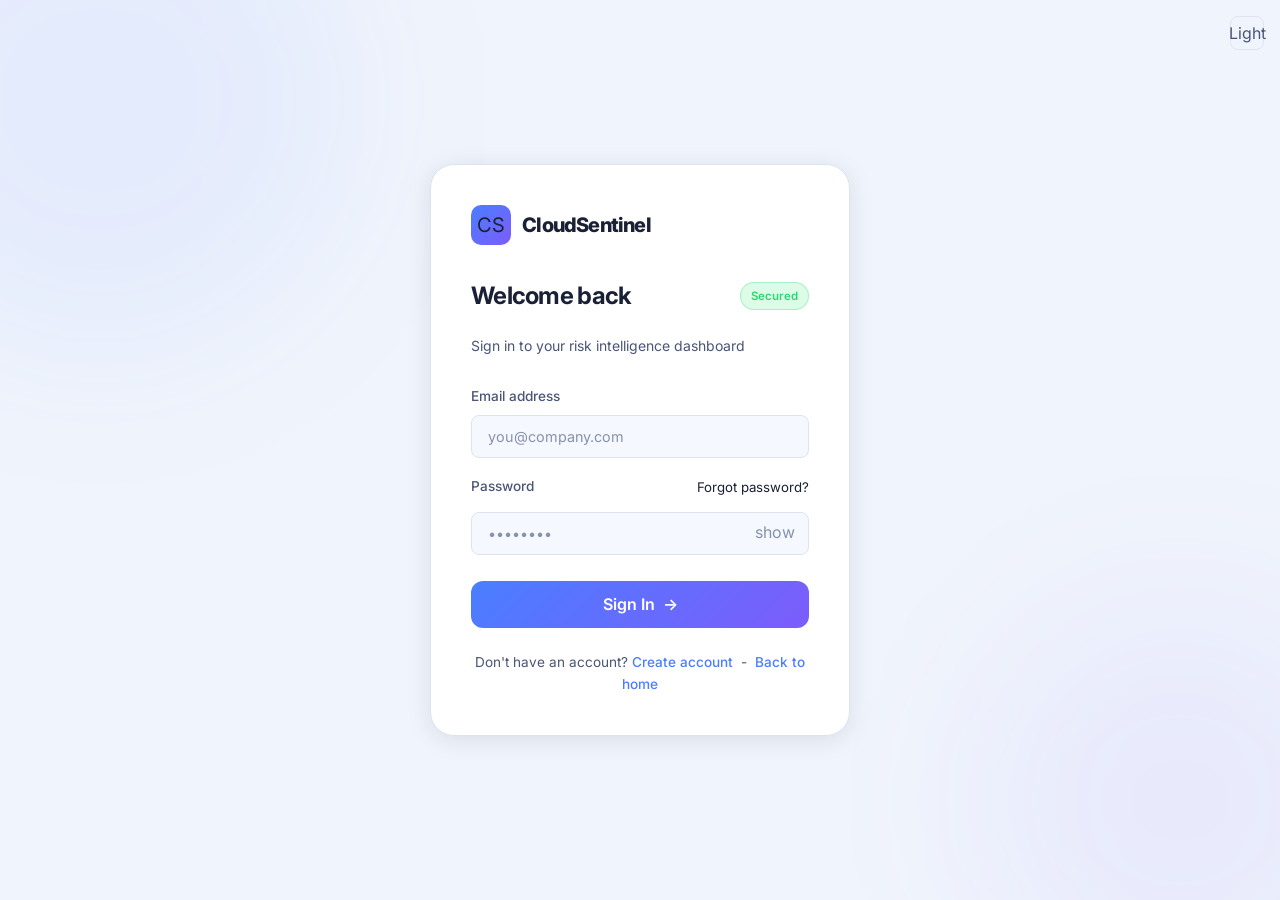
<file: modules/frontend/index.html>
<!DOCTYPE html>
<html lang="en">
<head>
  <meta charset="UTF-8">
  <meta name="viewport" content="width=device-width, initial-scale=1.0">
  <meta name="description" content="Secure sign-in to CloudSentinel AI risk intelligence platform">
  <title>Sign In -- CloudSentinel</title>
  <link rel="preconnect" href="https://fonts.googleapis.com">
  <link href="https://fonts.googleapis.com/css2?family=Inter:wght@300;400;500;600;700;800&display=swap" rel="stylesheet">
  <link rel="stylesheet" href="css/styles.css">
  <script src="js/theme.js"></script>
  <script src="js/env.js"></script>
</head>
<body>

<div style="position:fixed;top:1rem;right:1rem;z-index:100">
  <button class="theme-toggle-btn" onclick="toggleTheme()" id="theme-toggle">Light</button>
</div>

<div class="auth-page">
  <div class="auth-bg-orb auth-bg-orb-1"></div>
  <div class="auth-bg-orb auth-bg-orb-2"></div>

  <div class="auth-card">
    <!-- Brand -->
    <div class="auth-logo">
      <div class="auth-logo-icon">CS</div>
      <span class="auth-logo-name">CloudSentinel</span>
    </div>

    <!-- Heading -->
    <div class="flex items-center justify-between mb-1" style="margin-bottom:1.25rem">
      <h1 class="auth-heading" style="margin-bottom:0" id="card-heading">Welcome back</h1>
      <span class="security-pill">Secured</span>
    </div>
    <p class="auth-sub" id="card-sub">Sign in to your risk intelligence dashboard</p>

    <!-- Session timeout notice -->
    <div id="timeout-banner" style="display:none" class="info-box warning-box" style="margin-bottom:1rem">
      <span class="info-icon">[!]</span>
      <span>You were signed out due to inactivity. Please sign in again.</span>
    </div>

    <!-- Rate limit lockout banner -->
    <div class="lockout-banner" id="lockout-banner">
      Account locked. Try again in <strong id="lockout-countdown" class="lockout-countdown">--</strong>
    </div>

    <!-- Error -->
    <div class="auth-error" id="auth-error"></div>

    <!-- ── Step 1: Sign In Form ── -->
    <div id="signin-step">
      <form class="auth-form" id="login-form" novalidate autocomplete="on">
        <div class="form-group">
          <label class="form-label" for="email">Email address</label>
          <input class="form-input" id="email" type="email"
            placeholder="you@company.com" autocomplete="email" required>
          <span class="form-error" id="email-err">Please enter a valid email address</span>
        </div>

        <div class="form-group">
          <div class="flex items-center justify-between" style="margin-bottom:.4rem">
            <label class="form-label" for="password" style="margin-bottom:0">Password</label>
            <button type="button" id="forgot-link"
              style="background:none;border:none;cursor:pointer;font-size:.83rem;padding:0;color:var(--accent)">
              Forgot password?
            </button>
          </div>
          <div class="input-group">
            <input class="form-input" id="password" type="password"
              placeholder="&#x2022;&#x2022;&#x2022;&#x2022;&#x2022;&#x2022;&#x2022;&#x2022;" autocomplete="current-password" required>
            <span class="input-icon" id="toggle-password" title="Show/hide password">show</span>
          </div>
        </div>

        <!-- Attempt counter hint -->
        <div id="attempt-hint" style="display:none;font-size:.78rem;color:var(--medium);margin-top:-.5rem">
          [!] <span id="attempt-count"></span> failed attempt(s). Account locks after 5.
        </div>

        <button type="submit" class="btn btn-gradient btn-lg w-full auth-submit" id="login-btn">
          <span id="btn-text">Sign In</span>
          <span id="btn-icon">-></span>
        </button>
      </form>

      <p class="auth-footer">
        Don't have an account? <a href="signup.html" class="auth-link">Create account</a>
        &nbsp;-&nbsp; <a href="landing.html" class="auth-link">Back to home</a>
      </p>
    </div>

    <!-- ── Step 2: Forgot Password -- enter email ── -->
    <div id="forgot-step" style="display:none">
      <div style="text-align:center;margin-bottom:1.5rem">
        <div style="font-size:2.5rem;margin-bottom:.5rem">[KEY]</div>
        <h2 class="auth-heading" style="margin-bottom:.5rem">Reset password</h2>
        <p class="auth-sub">Enter your account email -- we'll send a verification code</p>
      </div>
      <div class="auth-error" id="forgot-error"></div>
      <form class="auth-form" id="forgot-form" novalidate>
        <div class="form-group">
          <label class="form-label" for="forgot-email">Email address</label>
          <input class="form-input" id="forgot-email" type="email" placeholder="you@company.com" required>
          <span class="form-error" id="forgot-email-err">Please enter a valid email address</span>
        </div>
        <button type="submit" class="btn btn-gradient btn-lg w-full auth-submit" id="forgot-btn">
          <span id="forgot-btn-text">Send Reset Code</span>
          <span>-></span>
        </button>
      </form>
      <p class="auth-footer">
        <a href="#" class="auth-link" id="back-to-signin"><- Back to Sign In</a>
      </p>
    </div>

    <!-- ── Step 3: Enter code + new password ── -->
    <div id="reset-step" style="display:none">
      <div style="text-align:center;margin-bottom:1.5rem">
        <div style="font-size:2.5rem;margin-bottom:.5rem">[MAIL]</div>
        <h2 class="auth-heading" style="margin-bottom:.5rem">Check your email</h2>
        <p class="auth-sub">Enter the 6-digit code sent to <strong id="reset-email-display"></strong></p>
      </div>
      <div class="auth-error" id="reset-error"></div>
      <form class="auth-form" id="reset-form" novalidate>
        <div class="form-group">
          <label class="form-label" for="reset-code">Verification code</label>
          <input class="form-input" id="reset-code" type="text" inputmode="numeric" maxlength="6"
            placeholder="123456" autocomplete="one-time-code"
            style="font-size:1.4rem;letter-spacing:.5rem;text-align:center" required>
          <span class="form-error" id="reset-code-err">Please enter the 6-digit code</span>
        </div>
        <div class="form-group">
          <label class="form-label" for="new-password">New password</label>
          <div class="input-group">
            <input class="form-input" id="new-password" type="password" placeholder="Min. 12 characters" required>
            <span class="input-icon" id="toggle-new-pw">show</span>
          </div>
        </div>
        <div class="form-group">
          <label class="form-label" for="confirm-new-password">Confirm new password</label>
          <input class="form-input" id="confirm-new-password" type="password" placeholder="Repeat new password" required>
          <span class="form-error" id="confirm-new-err">Passwords do not match</span>
        </div>
        <button type="submit" class="btn btn-gradient btn-lg w-full auth-submit" id="reset-btn">
          <span id="reset-btn-text">Set New Password</span>
          <span>-></span>
        </button>
      </form>
      <p class="auth-footer">
        <a href="#" class="auth-link" id="back-to-forgot"><- Try a different email</a>
      </p>
    </div>

  </div>
</div>

<div id="toast-container"></div>

<script src="js/auth.js"></script>
<script>
  /* ── Redirect if already logged in ── */
  if (getSession()) window.location.href = 'dashboard.html';

  /* ── Show session timeout/expiry reason ── */
  const _reason = new URLSearchParams(location.search).get('reason');
  if (_reason === 'timeout' || _reason === 'expired') {
    const banner = document.getElementById('timeout-banner');
    banner.style.display = 'flex';
    if (_reason === 'expired') {
      banner.querySelector('span:last-child').textContent =
        'Your session expired. Please sign in again to continue.';
    }
  }

  /* ── Utility: show/hide steps ── */
  function showStep(id) {
    ['signin-step','forgot-step','reset-step'].forEach(s =>
      document.getElementById(s).style.display = s === id ? 'block' : 'none'
    );
  }

  /* ── Password toggle (sign in) ── */
  document.getElementById('toggle-password').addEventListener('click', function () {
    const pw = document.getElementById('password');
    pw.type = pw.type === 'password' ? 'text' : 'password';
    this.textContent = pw.type === 'password' ? 'show' : 'hide';
  });

  /* ── Password toggle (reset) ── */
  document.getElementById('toggle-new-pw').addEventListener('click', function () {
    const pw = document.getElementById('new-password');
    pw.type = pw.type === 'password' ? 'text' : 'password';
    this.textContent = pw.type === 'password' ? 'show' : 'hide';
  });

  /* ── Navigation ── */
  document.getElementById('forgot-link').addEventListener('click', () => showStep('forgot-step'));
  document.getElementById('back-to-signin').addEventListener('click', e => { e.preventDefault(); showStep('signin-step'); });
  document.getElementById('back-to-forgot').addEventListener('click', e => { e.preventDefault(); showStep('forgot-step'); });

  /* ── Email validation ── */
  const emailRe = /^[^\s@]+@[^\s@]+\.[^\s@]{2,}$/;

  /* ── Rate limiting helpers (client-side layer) ── */
  function getRlData(email) {
    try { return JSON.parse(localStorage.getItem(`cs_rl_${btoa(email).slice(0, 12)}`) || '{"fails":0,"lockedUntil":0}'); }
    catch { return { fails: 0, lockedUntil: 0 }; }
  }
  function setRlData(email, data) {
    localStorage.setItem(`cs_rl_${btoa(email).slice(0, 12)}`, JSON.stringify(data));
  }
  function recordFail(email) {
    const d = getRlData(email);
    d.fails++;
    if (d.fails >= 10) d.lockedUntil = Date.now() + 30 * 60 * 1000;
    else if (d.fails >= 5) d.lockedUntil = Date.now() + 5 * 60 * 1000;
    else if (d.fails >= 3) d.lockedUntil = Date.now() + 60 * 1000;
    setRlData(email, d);
    return d;
  }
  function clearFails(email) { localStorage.removeItem(`cs_rl_${btoa(email).slice(0, 12)}`); }

  let lockoutInterval = null;
  function startLockoutCountdown(lockedUntil) {
    const banner = document.getElementById('lockout-banner');
    const timer  = document.getElementById('lockout-countdown');
    const btn    = document.getElementById('login-btn');
    banner.classList.add('show');
    btn.disabled = true;
    clearInterval(lockoutInterval);
    lockoutInterval = setInterval(() => {
      const rem = Math.max(0, Math.ceil((lockedUntil - Date.now()) / 1000));
      const m = Math.floor(rem / 60), s = rem % 60;
      timer.textContent = rem > 60 ? `${m}m ${s}s` : `${s}s`;
      if (rem <= 0) {
        clearInterval(lockoutInterval);
        banner.classList.remove('show');
        btn.disabled = false;
        document.getElementById('attempt-hint').style.display = 'none';
      }
    }, 1000);
  }

  /* ── Sign In submit ── */
  document.getElementById('login-form').addEventListener('submit', async function (e) {
    e.preventDefault();
    const email    = document.getElementById('email').value.trim();
    const password = document.getElementById('password').value;
    const errEl    = document.getElementById('auth-error');
    const emailErr = document.getElementById('email-err');
    const btnText  = document.getElementById('btn-text');
    const btnIcon  = document.getElementById('btn-icon');
    const btn      = document.getElementById('login-btn');

    errEl.classList.remove('show');
    document.getElementById('email').classList.remove('error');
    emailErr.classList.remove('show');

    if (!email || !emailRe.test(email)) {
      document.getElementById('email').classList.add('error');
      emailErr.classList.add('show');
      return;
    }
    if (!password) {
      errEl.textContent = 'Please enter your password.';
      errEl.classList.add('show');
      return;
    }

    const rlData = getRlData(email);
    if (rlData.lockedUntil > Date.now()) { startLockoutCountdown(rlData.lockedUntil); return; }

    btn.disabled = true;
    btnText.textContent = 'Signing in...';
    btnIcon.textContent = '[...]';

    try {
      await login(email, password);
      clearFails(email);
      window.location.href = 'dashboard.html';
    } catch (err) {
      const d = recordFail(email);
      btnText.textContent = 'Sign In';
      btnIcon.innerHTML   = '->';
      btn.disabled = false;
      if (d.lockedUntil > Date.now()) {
        startLockoutCountdown(d.lockedUntil);
        document.getElementById('attempt-hint').style.display = 'none';
      } else {
        if (d.fails >= 2) {
          document.getElementById('attempt-hint').style.display = 'block';
          document.getElementById('attempt-count').textContent = d.fails;
        }
        errEl.textContent = err.message || 'Invalid email or password.';
        errEl.classList.add('show');
      }
    }
  });

  /* ── Forgot Password submit ── */
  let _resetEmail = '';
  document.getElementById('forgot-form').addEventListener('submit', async function (e) {
    e.preventDefault();
    const email  = document.getElementById('forgot-email').value.trim();
    const errEl  = document.getElementById('forgot-error');
    const btn    = document.getElementById('forgot-btn');
    const btnTxt = document.getElementById('forgot-btn-text');

    errEl.classList.remove('show');
    if (!email || !emailRe.test(email)) {
      document.getElementById('forgot-email-err').classList.add('show');
      return;
    }
    document.getElementById('forgot-email-err').classList.remove('show');

    btn.disabled = true;
    btnTxt.textContent = 'Sending code...';
    try {
      await forgotPassword(email);
      _resetEmail = email;
      document.getElementById('reset-email-display').textContent = email;
      showStep('reset-step');
    } catch (err) {
      errEl.textContent = err.message || 'Could not send reset code. Check your email address.';
      errEl.classList.add('show');
      btn.disabled = false;
      btnTxt.textContent = 'Send Reset Code';
    }
  });

  /* ── Reset Password submit ── */
  document.getElementById('reset-form').addEventListener('submit', async function (e) {
    e.preventDefault();
    const code       = document.getElementById('reset-code').value.trim();
    const newPw      = document.getElementById('new-password').value;
    const confirmPw  = document.getElementById('confirm-new-password').value;
    const errEl      = document.getElementById('reset-error');
    const btn        = document.getElementById('reset-btn');
    const btnTxt     = document.getElementById('reset-btn-text');

    errEl.classList.remove('show');
    let valid = true;

    if (!code || code.length < 6) {
      document.getElementById('reset-code-err').classList.add('show');
      valid = false;
    } else {
      document.getElementById('reset-code-err').classList.remove('show');
    }
    if (newPw.length < 12) {
      errEl.textContent = 'Password must be at least 12 characters.';
      errEl.classList.add('show');
      valid = false;
    }
    if (newPw !== confirmPw) {
      document.getElementById('confirm-new-err').classList.add('show');
      valid = false;
    } else {
      document.getElementById('confirm-new-err').classList.remove('show');
    }
    if (!valid) return;

    btn.disabled = true;
    btnTxt.textContent = 'Resetting...';
    try {
      await confirmForgotPassword(_resetEmail, code, newPw);
      window.location.href = 'index.html?reset=1';
    } catch (err) {
      errEl.textContent = err.message || 'Invalid code or password requirements not met.';
      errEl.classList.add('show');
      btn.disabled = false;
      btnTxt.textContent = 'Set New Password';
    }
  });

  /* ── Show password reset success ── */
  if (new URLSearchParams(location.search).get('reset') === '1') {
    const errEl = document.getElementById('auth-error');
    errEl.textContent = 'OK Password reset successfully. Please sign in with your new password.';
    errEl.classList.add('show');
    errEl.style.background = 'rgba(0,200,100,0.1)';
    errEl.style.color = 'var(--low)';
    errEl.style.borderColor = 'var(--low)';
  }
</script>
</body>
</html>
</file>
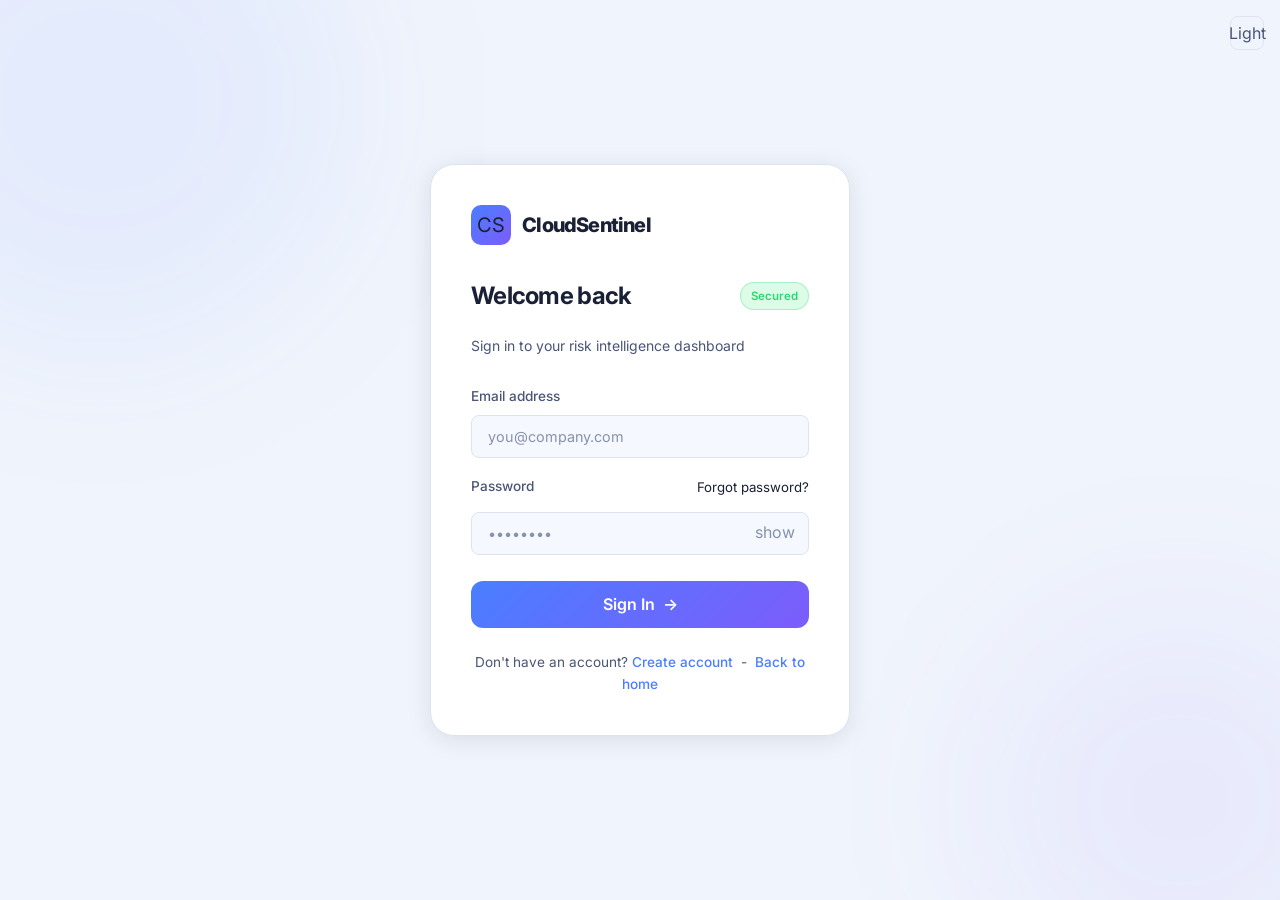
<file: modules/frontend/chatbot.html>
<!DOCTYPE html>
<html lang="en">
<head>
  <meta charset="UTF-8">
  <meta name="viewport" content="width=device-width, initial-scale=1.0">
  <title>AI Assistant -- CloudSentinel</title>
  <meta name="description" content="CloudSentinel AI assistant -- ask questions about your detected risks and get contextual remediation guidance.">
  <link rel="preconnect" href="https://fonts.googleapis.com">
  <link href="https://fonts.googleapis.com/css2?family=Inter:wght@300;400;500;600;700;800&display=swap" rel="stylesheet">
  <link rel="stylesheet" href="css/styles.css">
  <script src="js/theme.js"></script>
  <script src="js/env.js"></script>
</head>
<body>

  <nav class="topbar">
    <div class="topbar-brand">
      CloudSentinel <span style="color:var(--text-3);margin:0 .5rem">/</span> AI Assistant
    </div>
    <div class="topbar-actions">
      <a href="dashboard.html" class="btn btn-ghost btn-sm">Back to Dashboard</a>
      <button class="btn btn-ghost btn-sm text-danger" onclick="logout()">Sign Out</button>
    </div>
  </nav>

  <div class="container" style="max-width:800px;margin-top:2rem;">
    <div class="card" style="padding:0;overflow:hidden;display:flex;flex-direction:column;height:calc(100vh - 120px)">
      <div style="padding:1.25rem 1.5rem;border-bottom:1px solid var(--border);display:flex;align-items:center;justify-content:space-between">
        <div>
          <div class="card-title">AI DevOps Assistant</div>
          <div class="card-subtitle">Ask about your detected risks, how to prioritize them, or how to fix specific issues.</div>
        </div>
        <div style="display:flex;align-items:center;gap:.5rem">
          <label style="font-size:.8rem;font-weight:600;color:var(--text-3)" for="module-select">Context:</label>
          <select class="form-input" id="module-select" style="padding:.25rem .5rem;height:auto;font-size:.875rem">
            <option value="cloud-infra">Cloud Infrastructure</option>
            <option value="devops">DevOps</option>
            <option value="fullstack">Full-Stack</option>
            <option value="data-eng">Data Engineering</option>
            <option value="mobile">Mobile Backend</option>
          </select>
        </div>
      </div>

      <div class="chat-messages" id="chat-messages" role="log" aria-live="polite" style="flex:1;overflow-y:auto;padding:1.5rem;"></div>

      <div style="padding:1rem 1.5rem;border-top:1px solid var(--border);background:var(--bg)">
        <div style="display:flex;gap:.75rem">
          <textarea
            class="form-input"
            id="chat-input"
            placeholder="Ask something -- e.g. Which risk should I fix first? Why is this resource flagged?"
            rows="1"
            aria-label="Chat input"
            style="resize:none;min-height:44px;padding-top:.7rem"
          ></textarea>
          <button class="btn btn-primary" id="send-btn" onclick="sendMessage()" style="min-width:80px;height:44px;">Send</button>
        </div>
      </div>
    </div>
  </div>

  <div id="toast-container"></div>

  <script src="js/auth.js"></script>
  <script src="js/session.js"></script>
  <script src="js/chatbot.js"></script>
</body>
</html>
</file>
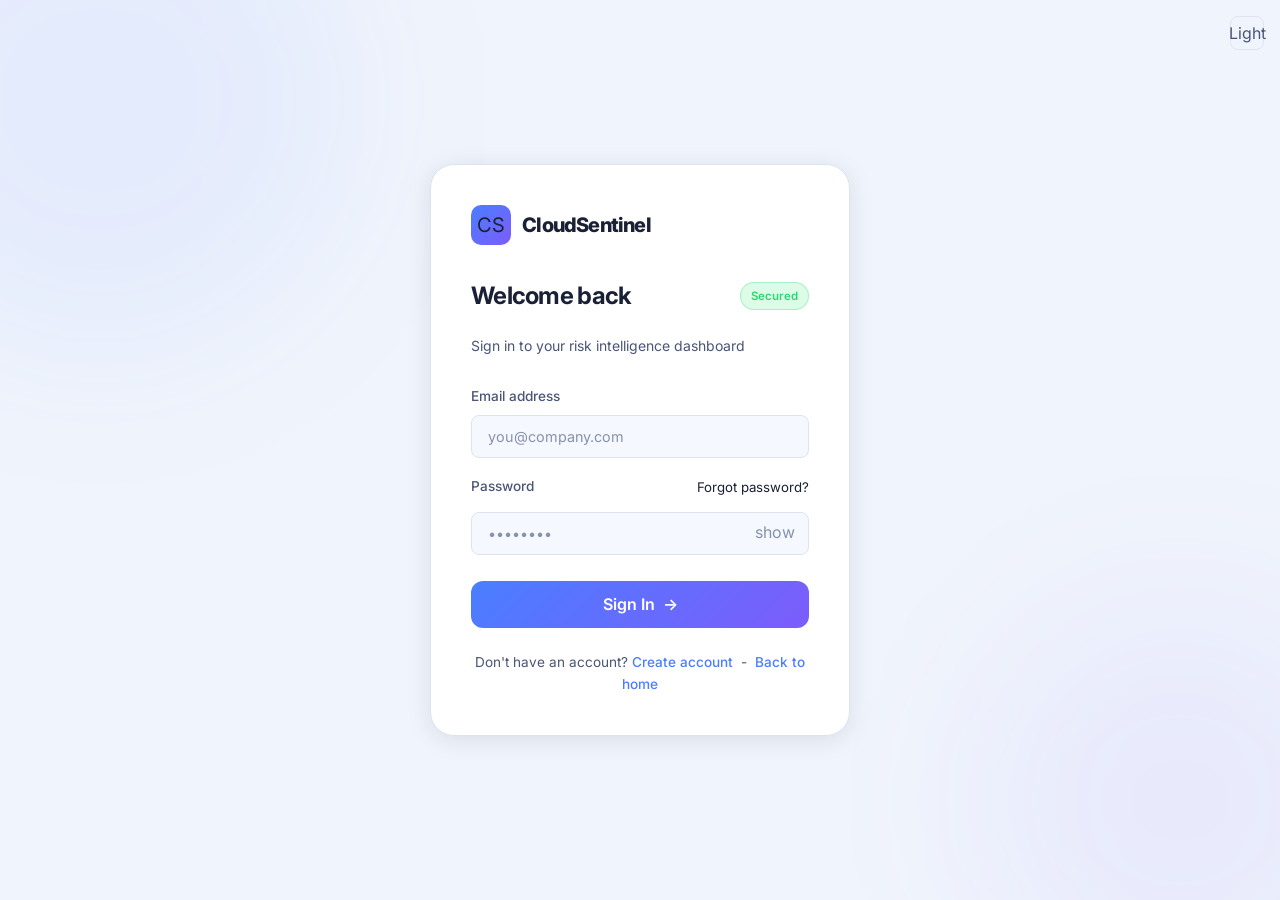
<file: modules/frontend/cloud.html>
<!DOCTYPE html>
<html lang="en">
<head>
  <meta charset="UTF-8">
  <meta name="viewport" content="width=device-width, initial-scale=1.0">
  <meta name="description" content="Cloud Infrastructure risk analysis -- CloudSentinel">
  <title>Cloud Infrastructure -- CloudSentinel</title>
  <link rel="preconnect" href="https://fonts.googleapis.com">
  <link href="https://fonts.googleapis.com/css2?family=Inter:wght@300;400;500;600;700;800&display=swap" rel="stylesheet">
  <link rel="stylesheet" href="css/styles.css">
  <script src="js/theme.js"></script>
  <script src="js/env.js"></script>
</head>
<body>

<nav class="navbar">
  <div class="navbar-brand"><div class="logo-icon">CS</div>CloudSentinel</div>
  <div class="navbar-divider"></div>
  <div class="navbar-breadcrumb">
    <a href="dashboard.html">Dashboard</a>
    <span class="sep">&#8250;</span>
    <span class="current">Cloud Infrastructure</span>
  </div>
  <div class="navbar-actions">
    <div class="user-menu" id="user-menu">
      <div class="user-avatar" id="nav-user-avatar">--</div>
      <span class="user-name" id="nav-user-name"></span>
      <span style="color:var(--text-3);font-size:.7rem">&#9660;</span>
      <div class="user-dropdown" id="user-dropdown">
        <div style="padding:.625rem .875rem .5rem;border-bottom:1px solid var(--border);margin-bottom:.375rem;">
          <div style="font-size:.875rem;font-weight:600;color:var(--text)" id="dd-user-name"></div>
          <div style="font-size:.75rem;color:var(--text-2)" id="dd-user-email"></div>
        </div>
        <a href="dashboard.html" class="user-dropdown-item">Dashboard</a>
        <div class="user-dropdown-divider"></div>
        <div class="user-dropdown-item danger" id="logout-btn">Sign Out</div>
      </div>
    </div>
  </div>
</nav>

<div class="page-content">

  <!-- Header -->
  <div class="page-header">
    <div class="page-header-left">
      <div class="page-title">Cloud Infrastructure Intelligence</div>
      <div class="page-subtitle">Connect your AWS and GCP accounts to scan for misconfigurations and security risks</div>
    </div>
    <div class="page-header-actions" id="header-actions">
      <!-- injected by JS -->
    </div>
  </div>

  <!-- CONNECT STATE -->
  <div id="view-connect">

    <div class="info-box mb-3">
      <span class="info-icon">[lock]</span>
      <div>CloudSentinel uses <strong>read-only access</strong> to scan your environment. We deploy a CloudFormation stack that creates a read-only IAM role. No data is modified. You can revoke access anytime by clicking <em>Disconnect</em>.</div>
    </div>

    <div class="grid-2">
      <!-- AWS Card -->
      <div class="provider-card aws-card" id="aws-card">
        <div class="provider-logo">AWS</div>
        <div class="provider-name">Amazon Web Services</div>
        <div class="provider-desc">Scan S3 buckets, EC2 security groups, IAM policies, and AWS Config findings across your AWS account.</div>
        <div class="provider-status" id="aws-status"><span style="color:var(--text-3)">&#9679; Not connected</span></div>
        <button class="btn btn-primary w-full" id="btn-connect-aws">Connect AWS Account</button>
      </div>

      <!-- GCP Card -->
      <div class="provider-card gcp-card" id="gcp-card">
        <div class="provider-logo">GCP</div>
        <div class="provider-name">Google Cloud Platform</div>
        <div class="provider-desc">Scan GCS bucket permissions and GCP firewall rules for public exposure and open ports.</div>
        <div class="provider-status" id="gcp-status"><span style="color:var(--text-3)">&#9679; Not connected</span></div>
        <button class="btn btn-outline w-full" id="btn-connect-gcp">Connect GCP Project</button>
      </div>
    </div>

  </div><!-- /view-connect -->

  <!-- SCAN STATE -->
  <div id="view-scan" style="display:none">
    <div class="card" style="text-align:center;padding:3rem 2rem">
      <div class="pulse-ring mb-3"></div>
      <div class="text-lg font-semibold mb-1" id="scan-label">Scanning your environment...</div>
      <div class="text-sm text-muted mb-3" id="scan-sub">Checking S3 buckets, security groups, IAM policies and AWS Config rules</div>
      <div class="scan-progress-bar" style="max-width:360px;margin:0 auto">
        <div class="scan-progress-fill" id="scan-fill" style="width:0%"></div>
      </div>
      <div class="text-xs text-dimmer mt-2" id="scan-pct">0%</div>
    </div>
  </div>

  <!-- RISK DASHBOARD -->
  <div id="view-risks" style="display:none">

    <!-- Stats row -->
    <div class="grid-3 mb-3" id="stats-row">
      <div class="stat-card">
        <div class="stat-value blue" id="stat-total">0</div>
        <div class="stat-label">Total Risks</div>
        <div class="stat-change">Last scan: <span id="last-scan-time">--</span></div>
      </div>
      <div class="stat-card">
        <div class="stat-value high" id="stat-high">0</div>
        <div class="stat-label">High Priority</div>
        <div class="stat-change">Requires immediate action</div>
      </div>
      <div class="stat-card">
        <div class="stat-value medium" id="stat-medium">0</div>
        <div class="stat-label">Medium Priority</div>
        <div class="stat-change"><span class="stat-value low" id="stat-low" style="font-size:1.25rem">0</span> Low</div>
      </div>
    </div>

    <!-- Connected providers -->
    <div class="card card-sm mb-3" id="connected-providers">
      <div style="font-size:.8rem;font-weight:600;color:var(--text-3);text-transform:uppercase;letter-spacing:.07em;margin-bottom:.75rem">Connected Providers</div>
      <div class="flex gap-2 flex-wrap" id="provider-pills"></div>
    </div>

    <!-- Risk list -->
    <div class="card" style="padding:0;overflow:hidden">
      <div style="padding:1.25rem 1.5rem;border-bottom:1px solid var(--border);display:flex;align-items:center;justify-content:space-between;flex-wrap:wrap;gap:.75rem">
        <div>
          <div class="card-title">Detected Risks</div>
          <div class="card-subtitle">Click any risk card to view remediation steps and AI explanation</div>
        </div>
        <div class="flex gap-1 flex-wrap">
          <div class="filter-tabs">
            <button class="filter-tab active" onclick="filterRisks('All',this)">All</button>
            <button class="filter-tab" onclick="filterRisks('High',this)">High</button>
            <button class="filter-tab" onclick="filterRisks('Medium',this)">Medium</button>
            <button class="filter-tab" onclick="filterRisks('Low',this)">Low</button>
          </div>
          <button class="btn btn-outline btn-sm" id="btn-rescan">Rescan</button>
        </div>
      </div>
      <div style="padding:1.25rem;display:flex;flex-direction:column;gap:.875rem" id="risk-list">
        <div class="empty-state"><div class="empty-state-icon">[loading]</div><div class="empty-state-title">Loading risks...</div></div>
      </div>
    </div>

    <!-- Disconnect -->
    <div class="disconnect-panel mt-3">
      <div>
        <div class="disconnect-panel-title">Remove Access</div>
        <div class="disconnect-panel-text">Disconnecting will delete the CloudFormation stack from your AWS account and revoke all scanner permissions. Your risk history is preserved locally.</div>
      </div>
      <button class="btn btn-danger" id="btn-disconnect">Disconnect &amp; Remove</button>
    </div>

    <!-- Scan History Timeline -->
    <div class="risk-history-section" id="risk-history-section" style="display:none">
      <div class="risk-history-header">
        <div class="risk-history-title">Scan History</div>
        <span class="text-xs text-dimmer" id="history-scan-count"></span>
      </div>
      <div style="display:flex;flex-direction:column;gap:.625rem" id="risk-history-list"></div>
    </div>

  </div><!-- /view-risks -->

  <!-- Previous Scan Results (visible after rescan/disconnect, cleared on logout) -->
  <div class="card mt-3" id="previous-risks-section" style="display:none;padding:0;overflow:hidden;border:1px solid var(--medium)">
    <div style="padding:1.25rem 1.5rem;border-bottom:1px solid var(--border);display:flex;align-items:center;justify-content:space-between;flex-wrap:wrap;gap:.75rem;background:rgba(255,193,7,0.06)">
      <div>
        <div class="card-title" style="color:var(--medium)">[PREV] Previous Scan Results</div>
        <div class="card-subtitle">Scan from <span id="prev-scan-time">--</span></div>
      </div>
      <div style="display:flex;align-items:center;gap:1rem;flex-wrap:wrap">
        <div style="display:flex;align-items:center;gap:.5rem;font-size:.82rem">
          <span class="badge badge-high badge-dot"><span id="prev-stat-high">0</span></span> High
          <span class="badge badge-medium badge-dot"><span id="prev-stat-medium">0</span></span> Med
          <span class="badge badge-low badge-dot"><span id="prev-stat-low">0</span></span> Low
          <span style="font-weight:600;color:var(--text-2);margin-left:.5rem"><span id="prev-stat-total">0</span> Total</span>
        </div>
        <button class="btn btn-outline btn-sm" onclick="hidePreviousRisks()">Hide</button>
      </div>
    </div>
    <div style="padding:1.25rem;display:flex;flex-direction:column;gap:.875rem" id="previous-risk-list"></div>
  </div>

</div><!-- /page-content -->

<!-- AWS Connect Modal -->
<div class="modal-overlay" id="modal-aws">
  <div class="modal" style="max-width:580px">
    <div class="modal-header">
      <div>
        <div class="modal-title">Connect AWS Account</div>
        <div class="modal-subtitle">CloudSentinel needs read-only access to scan your AWS account</div>
      </div>
      <span class="modal-close" onclick="closeModal('modal-aws')">X</span>
    </div>

    <!-- Wizard steps -->
    <div class="wizard-steps" id="aws-wizard">
      <div class="wizard-step active" id="ws-1"><div class="wizard-step-num">1</div><div class="wizard-step-label">Choose Method</div></div>
      <div class="wizard-step" id="ws-2"><div class="wizard-step-num">2</div><div class="wizard-step-label">Deploy Stack</div></div>
      <div class="wizard-step" id="ws-3"><div class="wizard-step-num">3</div><div class="wizard-step-label">Confirm</div></div>
    </div>

    <div id="aws-step-1" class="modal-body">
      <div class="info-box">
        <span class="info-icon">[lock]</span>
        <div>CloudSentinel will deploy a <strong>read-only IAM role</strong> into your account. We can never modify or delete your resources. You can revoke access anytime.</div>
      </div>
      <div style="display:flex;flex-direction:column;gap:.75rem">
        <div class="card" style="padding:1rem;cursor:pointer;border:2px solid var(--blue)" id="method-cfn" onclick="selectMethod('cfn')">
          <div class="flex items-center gap-2">
            <span style="font-size:1.5rem;font-weight:700;color:var(--blue)">CFN</span>
            <div>
              <div class="font-semibold">CloudFormation (Recommended)</div>
              <div class="text-sm text-muted">One-click stack deployment. Fastest setup. AWS manages the role lifecycle.</div>
            </div>
          </div>
        </div>
        <div class="card" style="padding:1rem;cursor:pointer" id="method-tf" onclick="selectMethod('tf')">
          <div class="flex items-center gap-2">
            <span style="font-size:1.5rem;font-weight:700;color:var(--purple)">TF</span>
            <div>
              <div class="font-semibold">Terraform</div>
              <div class="text-sm text-muted">For teams that manage infrastructure as code. Run terraform apply to deploy.</div>
            </div>
          </div>
        </div>
      </div>
      <div class="modal-footer">
        <button class="btn btn-outline" onclick="closeModal('modal-aws')">Cancel</button>
        <button class="btn btn-primary" id="btn-next-1" onclick="awsStep2()">Next -></button>
      </div>
    </div>

    <div id="aws-step-2" class="modal-body" style="display:none">
      <div id="cfn-instructions">
        <div class="info-box mb-2">
          <span class="info-icon">[info]</span>
          <div>Click the button below to open CloudFormation in your AWS Console. The stack will create a read-only IAM role with an External ID for security.</div>
        </div>
        <div class="form-group mb-2">
          <label class="form-label">Your AWS Region</label>
          <select class="form-input" id="aws-target-region" onchange="updateCfnLinks()">
            <option value="us-east-1">US East (N. Virginia) — us-east-1</option>
            <option value="us-east-2">US East (Ohio) — us-east-2</option>
            <option value="us-west-1">US West (N. California) — us-west-1</option>
            <option value="us-west-2">US West (Oregon) — us-west-2</option>
            <option value="ca-central-1">Canada (Central) — ca-central-1</option>
            <option value="sa-east-1">South America (Sao Paulo) — sa-east-1</option>
            <option value="eu-west-1">Europe (Ireland) — eu-west-1</option>
            <option value="eu-west-2">Europe (London) — eu-west-2</option>
            <option value="eu-central-1">Europe (Frankfurt) — eu-central-1</option>
            <option value="ap-south-1">Asia Pacific (Mumbai) — ap-south-1</option>
            <option value="ap-southeast-1">Asia Pacific (Singapore) — ap-southeast-1</option>
            <option value="ap-southeast-2">Asia Pacific (Sydney) — ap-southeast-2</option>
            <option value="ap-northeast-1">Asia Pacific (Tokyo) — ap-northeast-1</option>
          </select>
          <span class="form-hint">Open the stack in the region you work in (the scanner IAM role itself is global).</span>
        </div>
        <a id="cfn-link" href="#" target="_blank" class="btn btn-primary w-full" style="text-decoration:none;justify-content:center;margin-bottom:.75rem">
          Open CloudFormation Console ->
        </a>
        <div style="font-size:.8rem;font-weight:600;color:var(--text-3);margin-bottom:.5rem">Or deploy via AWS CLI:</div>
        <div class="code-block" id="cfn-cli-cmd">Generating command…</div>
        <button class="copy-btn mt-1" onclick="copyToClipboard(document.getElementById('cfn-cli-cmd').textContent,this)">Copy</button>
      </div>
      <div id="tf-instructions" style="display:none">
        <div class="info-box mb-2">
          <span class="info-icon">[info]</span>
          <div>Add the following to your Terraform configuration and run <code>terraform apply</code>.</div>
        </div>
        <div class="code-block">module "cloudsentinel_scanner" {
  source = "github.com/Sayyaddsameer/CloudSentinel_AI//infrastructure/terraform?ref=main"

  cloudsentinel_account_id = var.cloudsentinel_account_id
  external_id              = var.cloudsentinel_external_id
}</div>
      </div>
      <div class="form-group mt-2">
        <label class="form-label">Your AWS Account ID (12 digits)</label>
        <input class="form-input" id="aws-account-id" placeholder="123456789012" maxlength="12">
        <span class="form-hint">Found in the top right of your AWS Console</span>
      </div>
      <div class="modal-footer">
        <button class="btn btn-outline" onclick="awsStep1()"><- Back</button>
        <button class="btn btn-primary" onclick="awsStep3()">I've deployed the stack -></button>
      </div>
    </div>

    <div id="aws-step-3" class="modal-body" style="display:none">
      <div class="info-box">
        <span class="info-icon">[ok]</span>
        <div>Almost done. Check the box below to confirm you have deployed the stack and grant CloudSentinel permission to scan your account.</div>
      </div>
      <label class="checkbox-group">
        <input type="checkbox" id="aws-consent">
        <span class="form-hint">I confirm that the <strong>CloudSentinel-Scanner</strong> CloudFormation stack has been deployed in my AWS account and I consent to CloudSentinel performing read-only scans.</span>
      </label>
      <div class="modal-footer">
        <button class="btn btn-outline" onclick="awsStep2()"><- Back</button>
        <button class="btn btn-gradient" id="btn-confirm-aws" onclick="confirmAwsConnect()" disabled>Start First Scan</button>
      </div>
    </div>
  </div>
</div>

<!-- GCP Connect Modal -->
<div class="modal-overlay" id="modal-gcp">
  <div class="modal">
    <div class="modal-header">
      <div>
        <div class="modal-title">Connect GCP Project</div>
        <div class="modal-subtitle">Upload a service account key with Viewer permissions</div>
      </div>
      <span class="modal-close" onclick="closeModal('modal-gcp')">X</span>
    </div>
    <div class="modal-body">
      <div class="info-box">
        <span class="info-icon">[lock]</span>
        <div>Create a GCP service account with the <strong>Viewer</strong> role, download the JSON key, and upload it here. The key is stored securely in AWS Secrets Manager.</div>
      </div>
      <div style="font-size:.8rem;font-weight:600;color:var(--text-3);margin-bottom:.5rem">Steps to generate the key:</div>
      <div class="remediation-steps">
        <div class="remediation-step"><span class="step-num">1</span><span>GCP Console -> IAM &amp; Admin -> Service Accounts -> Create Service Account</span></div>
        <div class="remediation-step"><span class="step-num">2</span><span>Assign the <strong>Viewer</strong> role (roles/viewer)</span></div>
        <div class="remediation-step"><span class="step-num">3</span><span>Keys tab -> Add Key -> Create new key -> JSON -> Download</span></div>
        <div class="remediation-step"><span class="step-num">4</span><span>Upload the JSON file below</span></div>
      </div>
      <div class="form-group mt-2">
        <label class="form-label">GCP Project ID</label>
        <input class="form-input" id="gcp-project-id" placeholder="my-gcp-project-id">
      </div>
      <div class="form-group">
        <label class="form-label">Service Account Key (JSON)</label>
        <input class="form-input" id="gcp-key-file" type="file" accept=".json" style="padding:.5rem">
        <span class="form-hint">The key is stored securely in AWS Secrets Manager and never exposed in the frontend.</span>
      </div>
      <label class="checkbox-group">
        <input type="checkbox" id="gcp-consent">
        <span class="form-hint">I consent to CloudSentinel using this service account to perform read-only scans of my GCP project.</span>
      </label>
    </div>
    <div class="modal-footer">
      <button class="btn btn-outline" onclick="closeModal('modal-gcp')">Cancel</button>
      <button class="btn btn-primary" onclick="confirmGcpConnect()">Connect GCP</button>
    </div>
  </div>
</div>

<!-- Disconnect Modal -->
<div class="modal-overlay" id="modal-disconnect">
  <div class="modal" style="max-width:460px">
    <div class="modal-header">
      <div>
        <div class="modal-title" style="color:var(--high)">Remove Access</div>
        <div class="modal-subtitle">This will revoke CloudSentinel's scanner access</div>
      </div>
      <span class="modal-close" onclick="closeModal('modal-disconnect')">X</span>
    </div>
    <div class="modal-body">
      <div class="info-box danger-box">
        <span class="info-icon">[!]</span>
        <div>This will remove the <strong>CloudSentinel-Scanner</strong> stack from your AWS account. To also remove GCP access, delete the service account from the GCP console.</div>
      </div>
      <div class="code-block" id="disconnect-cli-cmd"># Delete the CloudFormation stack
aws cloudformation delete-stack \
  --stack-name CloudSentinel-Scanner \
  --region ${ENV_REGION}</div>
      <script>
        (function() {
          var r = localStorage.getItem('cs_aws_region') || window.ENV_REGION || 'us-east-1';
          var el = document.getElementById('disconnect-cli-cmd');
          if (el) el.textContent = 'aws cloudformation delete-stack \\\n  --stack-name CloudSentinel-Scanner \\\n  --region ' + r;
        })();
      </script>
      <button class="copy-btn" onclick="copyToClipboard(document.getElementById('disconnect-cli-cmd').textContent,this)">Copy command</button>
    </div>
    <div class="modal-footer">
      <button class="btn btn-outline" onclick="closeModal('modal-disconnect')">Cancel</button>
      <button class="btn btn-danger" onclick="performDisconnect()">Disconnect &amp; Remove</button>
    </div>
  </div>
</div>

<!-- Chatbot FAB -->
<button id="chatbot-fab" title="Ask CloudSentinel AI">AI</button>
<div id="chatbot-panel">
  <div class="chatbot-header">
    <div class="chatbot-header-icon">AI</div>
    <div class="chatbot-header-info"><div class="chatbot-header-title">CloudSentinel AI</div><div class="chatbot-header-sub">Online</div></div>
    <span class="chatbot-close" id="chatbot-close">X</span>
  </div>
  <div class="chatbot-messages" id="chatbot-messages"></div>
  <div class="chatbot-input-area">
    <input class="chatbot-input" id="chatbot-input" placeholder="Ask about your risks..." type="text">
    <button class="chatbot-send" id="chatbot-send">-></button>
  </div>
</div>

<div id="toast-container"></div>

<script src="js/auth.js"></script>
<script src="js/app.js"></script>
<script src="js/session.js"></script>
<script src="js/global-connect.js"></script>
<script src="js/cloud.js"></script>
</body>
</html>
</file>
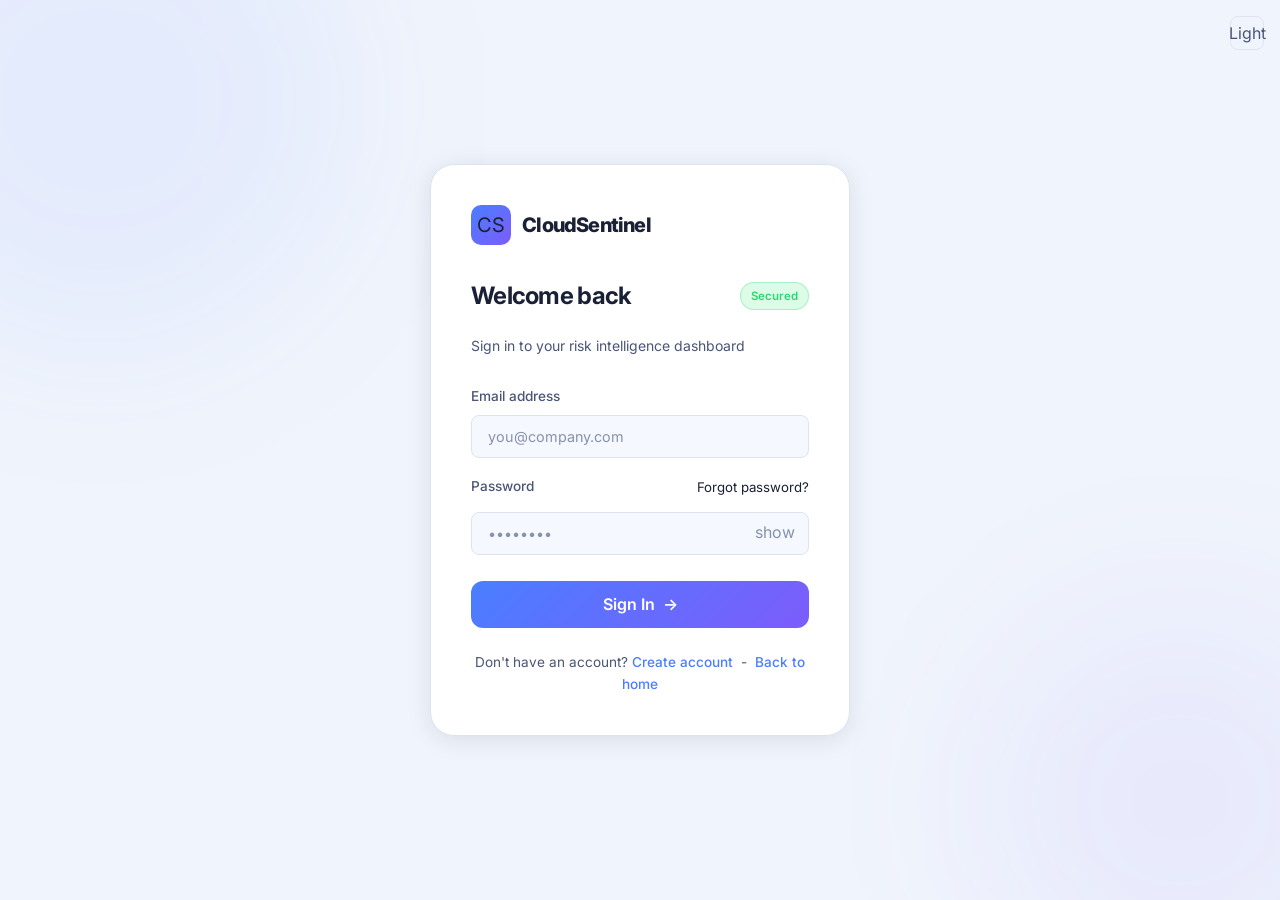
<file: modules/frontend/dashboard.html>
<!DOCTYPE html>
<html lang="en">
<head>
  <meta charset="UTF-8">
  <meta name="viewport" content="width=device-width, initial-scale=1.0">
  <meta name="description" content="CloudSentinel risk intelligence dashboard">
  <title>Dashboard â€” CloudSentinel</title>
  <link rel="preconnect" href="https://fonts.googleapis.com">
  <link href="https://fonts.googleapis.com/css2?family=Inter:wght@300;400;500;600;700;800&display=swap" rel="stylesheet">
  <link rel="stylesheet" href="css/styles.css">
  <script src="js/theme.js"></script>
  <script src="js/env.js"></script>
</head>
<body>

<!-- Navbar -->
<nav class="navbar">
  <div class="navbar-brand">
    <div class="logo-icon">CS</div>
    CloudSentinel
  </div>
  <div class="navbar-divider"></div>
  <div class="navbar-breadcrumb">
    <span class="current">Dashboard</span>
  </div>
  <div class="navbar-actions">
    <div class="user-menu" id="user-menu">
      <div class="user-avatar" id="nav-user-avatar">--</div>
      <span class="user-name" id="nav-user-name">Loading...</span>
      <span style="color:var(--text-3);font-size:.7rem">&#9660;</span>
      <div class="user-dropdown" id="user-dropdown">
        <div style="padding:.625rem .875rem .5rem;border-bottom:1px solid var(--border);margin-bottom:.375rem;">
          <div style="font-size:.875rem;font-weight:600;color:var(--text)" id="dd-user-name"></div>
          <div style="font-size:.75rem;color:var(--text-2)" id="dd-user-email"></div>
        </div>
        <a href="history.html" class="user-dropdown-item">Risk History</a>
        <div class="user-dropdown-divider"></div>
        <div class="user-dropdown-item danger" id="logout-btn">Sign Out</div>
      </div>
    </div>
  </div>
</nav>

<!-- Content -->
<div class="page-content">

  <!-- Welcome card -->
  <div class="dashboard-welcome">
    <div class="dashboard-welcome-left">
      <div class="welcome-avatar" id="welcome-avatar">--</div>
      <div>
        <div class="welcome-greeting" id="welcome-greeting">Welcome</div>
        <div class="welcome-detail" id="welcome-detail">Manage and monitor your infrastructure risk across all modules</div>
      </div>
    </div>
    <div class="welcome-stats" id="welcome-stats">
      <div class="welcome-stat">
        <div class="welcome-stat-value" id="ws-total" style="color:var(--blue)">--</div>
        <div class="welcome-stat-label">Total Risks</div>
      </div>
      <div class="welcome-stat">
        <div class="welcome-stat-value" id="ws-high" style="color:var(--high)">--</div>
        <div class="welcome-stat-label">High Priority</div>
      </div>
      <div class="welcome-stat">
        <div class="welcome-stat-value" id="ws-connected" style="color:var(--low)">--</div>
        <div class="welcome-stat-label">Connected</div>
      </div>
      <div class="welcome-stat">
        <div class="welcome-stat-value" id="ws-posture" style="color:var(--low)">--</div>
        <div class="welcome-stat-label">Posture Score</div>
      </div>
    </div>
  </div>

  <!-- Modules -->
  <!-- Global Cloud Account Connect -->
  <div id="global-connect-section"></div>

  <div class="flex items-center justify-between mb-2">
    <div>
      <div class="text-xl font-bold" style="letter-spacing:-.03em">Intelligence Modules</div>
      <div class="text-sm text-muted mt-1">Select a module to connect, scan, and analyze risks</div>
    </div>
  </div>

  <div class="modules-grid" id="modules-grid">

    <!-- Cloud Infrastructure -->
    <div class="module-card" onclick="window.location.href='cloud.html'" id="mod-cloud">
      <div class="module-card-top">
        <div class="module-card-icon" style="background:linear-gradient(135deg,rgba(74,126,255,.2),rgba(74,126,255,.08))">
          <span style="font-size:1.25rem;font-weight:700;color:var(--blue)">AWS</span>
        </div>
        <span class="module-card-badge badge-disconnected" id="badge-cloud">Not Connected</span>
      </div>
      <div>
        <div class="module-card-name">Cloud Infrastructure</div>
        <div class="module-card-desc">Scan AWS and GCP environments for misconfigurations in S3 buckets, security groups, IAM policies, and firewall rules.</div>
      </div>
      <div class="module-card-meta">
        <span id="risk-count-cloud">--</span>
        <span id="trend-cloud"></span>
        <span style="margin-left:auto">AWS &middot; GCP</span>
        <span class="module-card-arrow">-></span>
      </div>
    </div>

    <!-- DevOps -->
    <div class="module-card" onclick="window.location.href='devops.html'" id="mod-devops">
      <div class="module-card-top">
        <div class="module-card-icon" style="background:linear-gradient(135deg,rgba(124,92,252,.2),rgba(124,92,252,.08))">
          <span style="font-size:1.25rem;font-weight:700;color:var(--purple)">CI</span>
        </div>
        <span class="module-card-badge badge-disconnected" id="badge-devops">Not Connected</span>
      </div>
      <div>
        <div class="module-card-name">DevOps Intelligence</div>
        <div class="module-card-desc">Analyze CI/CD pipelines for hardcoded secrets, missing test steps, absent rollback strategies, and deploy monitoring gaps.</div>
      </div>
      <div class="module-card-meta">
        <span id="risk-count-devops">--</span>
        <span id="trend-devops"></span>
        <span style="margin-left:auto">GitHub Actions</span>
        <span class="module-card-arrow">-></span>
      </div>
    </div>

    <!-- Full-Stack -->
    <div class="module-card" onclick="window.location.href='fullstack.html'" id="mod-fullstack">
      <div class="module-card-top">
        <div class="module-card-icon" style="background:linear-gradient(135deg,rgba(0,212,170,.2),rgba(0,212,170,.08))">
          <span style="font-size:1.25rem;font-weight:700;color:var(--teal)">API</span>
        </div>
        <span class="module-card-badge badge-disconnected" id="badge-fullstack">Not Connected</span>
      </div>
      <div>
        <div class="module-card-name">Full-Stack Application</div>
        <div class="module-card-desc">Inspect API Gateway endpoints for missing authentication, rate limiting gaps, high error rates, and API latency issues.</div>
      </div>
      <div class="module-card-meta">
        <span id="risk-count-fullstack">--</span>
        <span id="trend-fullstack"></span>
        <span style="margin-left:auto">API Gateway</span>
        <span class="module-card-arrow">-></span>
      </div>
    </div>

    <!-- Data Engineering -->
    <div class="module-card" onclick="window.location.href='data.html'" id="mod-data">
      <div class="module-card-top">
        <div class="module-card-icon" style="background:linear-gradient(135deg,rgba(255,165,2,.2),rgba(255,165,2,.08))">
          <span style="font-size:1.25rem;font-weight:700;color:var(--amber)">ETL</span>
        </div>
        <span class="module-card-badge badge-disconnected" id="badge-data">Not Connected</span>
      </div>
      <div>
        <div class="module-card-name">Data Engineering</div>
        <div class="module-card-desc">Audit S3 data buckets, DynamoDB tables, and Glue ETL pipelines for encryption gaps, public exposure, and repeated failures.</div>
      </div>
      <div class="module-card-meta">
        <span id="risk-count-data">--</span>
        <span id="trend-data"></span>
        <span style="margin-left:auto">S3 &middot; Glue</span>
        <span class="module-card-arrow">-></span>
      </div>
    </div>

    <!-- Mobile -->
    <div class="module-card" onclick="window.location.href='mobile.html'" id="mod-mobile">
      <div class="module-card-top">
        <div class="module-card-icon" style="background:linear-gradient(135deg,rgba(255,71,87,.2),rgba(255,71,87,.08))">
          <span style="font-size:1.25rem;font-weight:700;color:var(--high)">MOB</span>
        </div>
        <span class="module-card-badge badge-disconnected" id="badge-mobile">Not Connected</span>
      </div>
      <div>
        <div class="module-card-name">Mobile Backend (Flutter)</div>
        <div class="module-card-desc">Monitor backend APIs serving mobile apps for latency spikes, CORS misconfigurations, Lambda error rates, and service reliability.</div>
      </div>
      <div class="module-card-meta">
        <span id="risk-count-mobile">--</span>
        <span id="trend-mobile"></span>
        <span style="margin-left:auto">Flutter &middot; Lambda</span>
        <span class="module-card-arrow">-></span>
      </div>
    </div>

  </div><!-- /modules-grid -->


</div><!-- /page-content -->

<button id="chatbot-fab" title="Ask CloudSentinel AI about the platform">AI</button>
<div id="chatbot-panel">
  <div class="chatbot-header">
    <div class="chatbot-header-icon">AI</div>
    <div class="chatbot-header-info"><div class="chatbot-header-title">CloudSentinel AI</div><div class="chatbot-header-sub">Online &middot; Platform Guide</div></div>
    <span class="chatbot-close" id="chatbot-close">X</span>
  </div>
  <div class="chatbot-messages" id="chatbot-messages"></div>
  <div class="chatbot-input-area">
    <input class="chatbot-input" id="chatbot-input" placeholder="Ask about any module or feature..." type="text">
    <button class="chatbot-send" id="chatbot-send">-></button>
  </div>
</div>

<div id="toast-container"></div>

<script src="js/auth.js"></script>
<script src="js/app.js"></script>
<script src="js/session.js"></script>
<script src="js/global-connect.js"></script>
<script src="js/dashboard.js"></script>
</body>
</html>
</file>
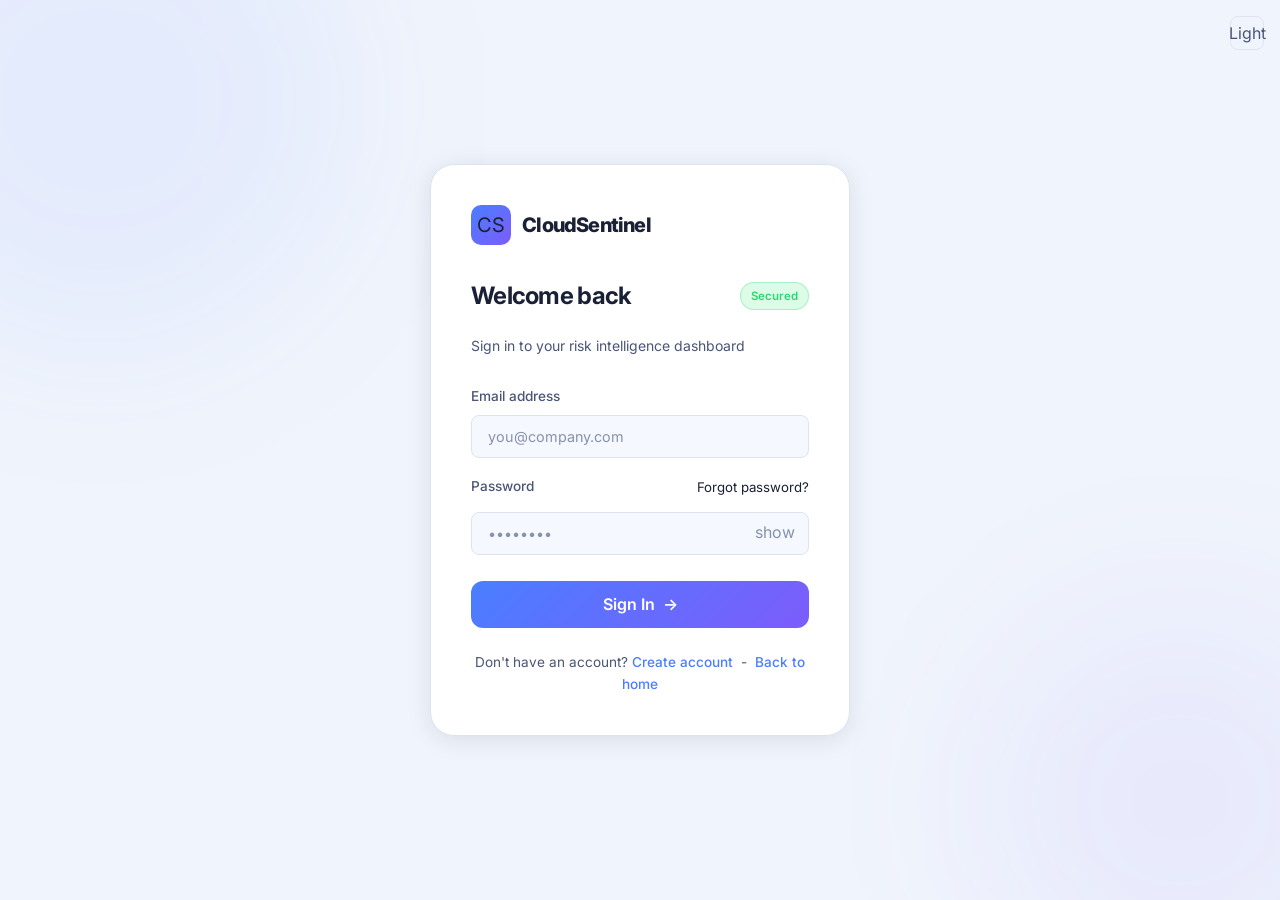
<file: modules/frontend/data.html>
<!DOCTYPE html>
<html lang="en">
<head>
  <meta charset="UTF-8">
  <meta name="viewport" content="width=device-width, initial-scale=1.0">
  <meta name="description" content="Data Engineering Intelligence -- S3, DynamoDB and Glue risk analysis -- CloudSentinel">
  <title>Data Engineering -- CloudSentinel</title>
  <link rel="preconnect" href="https://fonts.googleapis.com">
  <link href="https://fonts.googleapis.com/css2?family=Inter:wght@300;400;500;600;700;800&display=swap" rel="stylesheet">
  <link rel="stylesheet" href="css/styles.css">
  <script src="js/theme.js"></script>
  <script src="js/env.js"></script>
</head>
<body>

<nav class="navbar">
  <div class="navbar-brand"><div class="logo-icon">CS</div>CloudSentinel</div>
  <div class="navbar-divider"></div>
  <div class="navbar-breadcrumb">
    <a href="dashboard.html">Dashboard</a><span class="sep">&#8250;</span>
    <span class="current">Data Engineering</span>
  </div>
  <div class="navbar-actions">
    <div class="user-menu" id="user-menu">
      <div class="user-avatar" id="nav-user-avatar">--</div>
      <span class="user-name" id="nav-user-name"></span>
      <span style="color:var(--text-3);font-size:.7rem">&#9660;</span>
      <div class="user-dropdown" id="user-dropdown">
        <div style="padding:.625rem .875rem .5rem;border-bottom:1px solid var(--border);margin-bottom:.375rem;">
          <div style="font-size:.875rem;font-weight:600;color:var(--text)" id="dd-user-name"></div>
          <div style="font-size:.75rem;color:var(--text-2)" id="dd-user-email"></div>
        </div>
        <a href="dashboard.html" class="user-dropdown-item">Dashboard</a>
        <div class="user-dropdown-divider"></div>
        <div class="user-dropdown-item danger" id="logout-btn">Sign Out</div>
      </div>
    </div>
  </div>
</nav>

<div class="page-content">
  <div class="page-header">
    <div class="page-header-left">
      <div class="page-title">Data Engineering Intelligence</div>
      <div class="page-subtitle">Audit data buckets, databases, and ETL pipelines for encryption gaps and exposure risks</div>
    </div>
    <div class="page-header-actions" id="header-actions"></div>
  </div>

  <div id="view-connect">
    <div class="info-box mb-3">
      <span class="info-icon">[lock]</span>
      <div>Connect your AWS data environment to scan S3 data buckets for public access and encryption settings, DynamoDB tables for server-side encryption, and Glue ETL jobs for pipeline reliability.</div>
    </div>
    <div class="grid-2">
      <div class="provider-card" id="aws-data-card">
        <div class="provider-logo">AWS</div>
        <div class="provider-name">AWS Data Services</div>
        <div class="provider-desc">Scan S3 data buckets, DynamoDB tables, and AWS Glue ETL pipelines for security and reliability risks.</div>
        <div class="provider-status" id="aws-data-status"><span style="color:var(--text-3)">&#9679; Not connected</span></div>
        <button class="btn btn-primary w-full" id="btn-connect-data">Connect AWS Data Environment</button>
      </div>
      <div class="provider-card" id="gcp-data-card">
        <div class="provider-logo">GCP</div>
        <div class="provider-name">Google BigQuery (Coming Soon)</div>
        <div class="provider-desc">Dataset permission analysis and BigQuery job failure monitoring planned for next release.</div>
        <div class="provider-status"><span style="color:var(--text-3)">&#9679; Not available yet</span></div>
        <button class="btn btn-outline w-full" disabled>Coming Soon</button>
      </div>
    </div>
  </div>

  <div id="view-scan" style="display:none">
    <div class="card" style="text-align:center;padding:3rem 2rem">
      <div class="pulse-ring mb-3"></div>
      <div class="text-lg font-semibold mb-1" id="scan-label">Scanning data environment...</div>
      <div class="text-sm text-muted mb-3" id="scan-sub">Checking S3 buckets, DynamoDB tables and Glue jobs</div>
      <div class="scan-progress-bar" style="max-width:360px;margin:0 auto">
        <div class="scan-progress-fill" id="scan-fill" style="width:0%"></div>
      </div>
    </div>
  </div>

  <div id="view-risks" style="display:none">
    <div class="grid-3 mb-3">
      <div class="stat-card"><div class="stat-value blue" id="stat-total">0</div><div class="stat-label">Total Risks</div><div class="stat-change">Last scan: <span id="last-scan-time">--</span></div></div>
      <div class="stat-card"><div class="stat-value high" id="stat-high">0</div><div class="stat-label">High Priority</div><div class="stat-change">Data exposure risks</div></div>
      <div class="stat-card"><div class="stat-value medium" id="stat-medium">0</div><div class="stat-label">Medium Priority</div><div class="stat-change"><span class="stat-value low" id="stat-low" style="font-size:1.25rem">0</span> Low</div></div>
    </div>

    <!-- Services scanned summary -->
    <div class="grid-3 mb-3">
      <div class="card card-sm" style="display:flex;align-items:center;gap:.875rem">
        <div class="card-icon amber"><span style="font-size:.9rem;font-weight:700">S3</span></div>
        <div><div class="font-semibold text-sm">S3 Data Buckets</div><div class="text-xs text-muted" id="s3-count">Scanned</div></div>
      </div>
      <div class="card card-sm" style="display:flex;align-items:center;gap:.875rem">
        <div class="card-icon blue"><span style="font-size:.9rem;font-weight:700">DDB</span></div>
        <div><div class="font-semibold text-sm">DynamoDB Tables</div><div class="text-xs text-muted" id="ddb-count">Scanned</div></div>
      </div>
      <div class="card card-sm" style="display:flex;align-items:center;gap:.875rem">
        <div class="card-icon purple"><span style="font-size:.9rem;font-weight:700">ETL</span></div>
        <div><div class="font-semibold text-sm">Glue ETL Jobs</div><div class="text-xs text-muted" id="glue-count">Scanned</div></div>
      </div>
    </div>

    <div class="card" style="padding:0;overflow:hidden">
      <div style="padding:1.25rem 1.5rem;border-bottom:1px solid var(--border);display:flex;align-items:center;justify-content:space-between;flex-wrap:wrap;gap:.75rem">
        <div><div class="card-title">Data Risk Findings</div><div class="card-subtitle">Encryption gaps &middot; Public exposure &middot; Pipeline failures &middot; Compliance risks</div></div>
        <div class="flex gap-1">
          <div class="filter-tabs">
            <button class="filter-tab active" onclick="filterRisks('All',this)">All</button>
            <button class="filter-tab" onclick="filterRisks('High',this)">High</button>
            <button class="filter-tab" onclick="filterRisks('Medium',this)">Medium</button>
            <button class="filter-tab" onclick="filterRisks('Low',this)">Low</button>
          </div>
          <button class="btn btn-outline btn-sm" onclick="startScan()">Rescan</button>
        </div>
      </div>
      <div style="padding:1.25rem;display:flex;flex-direction:column;gap:.875rem" id="risk-list"></div>
    </div>
    <div class="disconnect-panel mt-3">
      <div><div class="disconnect-panel-title">Disconnect Data Environment</div><div class="disconnect-panel-text">Revoke scanner access by deleting the CloudSentinel-Scanner CloudFormation stack from your AWS account.</div></div>
      <button class="btn btn-danger" onclick="performDisconnect()">Disconnect</button>
    </div>
  </div>
</div>

<div class="modal-overlay" id="modal-data">
  <div class="modal" style="max-width:560px">
    <div class="modal-header">
      <div><div class="modal-title">Connect AWS Data Environment</div><div class="modal-subtitle" id="data-modal-sub">Step 1 of 2 — AWS Account access</div></div>
      <span class="modal-close" onclick="closeModal('modal-data')">X</span>
    </div>
    <div class="modal-body">

      <!-- Step 1 -->
      <div id="data-step-1">
        <div class="info-box mb-3" style="border-color:var(--accent)">
          <span class="info-icon">&#9888;</span>
          <div>
            CloudSentinel needs <strong>read-only access</strong> to scan S3 bucket metadata, DynamoDB tables, and Glue job history.
            Deploy the scanner stack once — same stack as Cloud Infrastructure module.
            <br><br>
            <strong>Already connected Cloud Infrastructure?</strong> No new stack needed — same role is reused.
          </div>
        </div>
        <div style="margin-bottom:1rem">
          <a id="data-cfn-link" href="#" target="_blank" class="btn btn-outline w-full" style="justify-content:center">
            &#9654; Deploy CloudSentinel Scanner Stack (if not done)
          </a>
          <div class="form-hint" style="text-align:center;margin-top:.4rem">Opens AWS CloudFormation — takes ~30 seconds</div>
        </div>
        <div class="form-group">
          <label class="form-label">AWS Account ID</label>
          <input class="form-input" id="data-account-id" placeholder="{your 12-digit account ID}" maxlength="12" autocomplete="off">
          <span class="form-hint">12-digit number — top-right of AWS console</span>
        </div>
        <div class="form-group">
          <label class="form-label">AWS Region (where your data services are)</label>
          <select class="form-input" id="data-region">
            <option value="us-east-1">us-east-1 — US East (N. Virginia)</option>
            <option value="us-east-2">us-east-2 — US East (Ohio)</option>
            <option value="us-west-1">us-west-1 — US West (N. California)</option>
            <option value="us-west-2">us-west-2 — US West (Oregon)</option>
            <option value="ap-south-1">ap-south-1 — Asia Pacific (Mumbai)</option>
            <option value="ap-southeast-1">ap-southeast-1 — Asia Pacific (Singapore)</option>
            <option value="ap-southeast-2">ap-southeast-2 — Asia Pacific (Sydney)</option>
            <option value="ap-northeast-1">ap-northeast-1 — Asia Pacific (Tokyo)</option>
            <option value="ap-northeast-2">ap-northeast-2 — Asia Pacific (Seoul)</option>
            <option value="eu-west-1">eu-west-1 — Europe (Ireland)</option>
            <option value="eu-west-2">eu-west-2 — Europe (London)</option>
            <option value="eu-central-1">eu-central-1 — Europe (Frankfurt)</option>
            <option value="eu-north-1">eu-north-1 — Europe (Stockholm)</option>
            <option value="sa-east-1">sa-east-1 — South America (São Paulo)</option>
            <option value="ca-central-1">ca-central-1 — Canada (Central)</option>
          </select>
        </div>
      </div>

      <!-- Step 2 -->
      <div id="data-step-2" style="display:none">
        <div class="info-box mb-3">
          <span class="info-icon">[lock]</span>
          <div>CloudSentinel reads only <strong>bucket metadata</strong> (public access settings, encryption, versioning), <strong>DynamoDB table settings</strong> (encryption, PITR), and <strong>Glue job run history</strong>. File contents are never accessed.</div>
        </div>
        <label class="checkbox-group">
          <input type="checkbox" id="data-consent">
          <span class="form-hint">I consent to CloudSentinel performing read-only scans of my AWS data services (S3, DynamoDB, Glue) metadata.</span>
        </label>
      </div>

    </div>
    <div class="modal-footer">
      <button class="btn btn-outline" id="data-btn-back" style="display:none" onclick="dataGoBack()">&larr; Back</button>
      <button class="btn btn-outline" onclick="closeModal('modal-data')">Cancel</button>
      <button class="btn btn-primary" id="data-btn-next" onclick="dataNextStep()">Next &rarr;</button>
    </div>
  </div>
</div>

<button id="chatbot-fab" title="Ask AI about data risks">AI</button>
<div id="chatbot-panel">
  <div class="chatbot-header">
    <div class="chatbot-header-icon">AI</div>
    <div class="chatbot-header-info"><div class="chatbot-header-title">CloudSentinel AI</div><div class="chatbot-header-sub">Online</div></div>
    <span class="chatbot-close" id="chatbot-close">X</span>
  </div>
  <div class="chatbot-messages" id="chatbot-messages"></div>
  <div class="chatbot-input-area">
    <input class="chatbot-input" id="chatbot-input" placeholder="e.g. How to enable S3 encryption?" type="text">
    <button class="chatbot-send" id="chatbot-send">-></button>
  </div>
</div>
<div id="toast-container"></div>

<script src="js/auth.js"></script>
<script src="js/app.js"></script>
<script src="js/session.js"></script>
<script src="js/global-connect.js"></script>
<script src="js/data.js"></script>
</body>
</html>
</file>
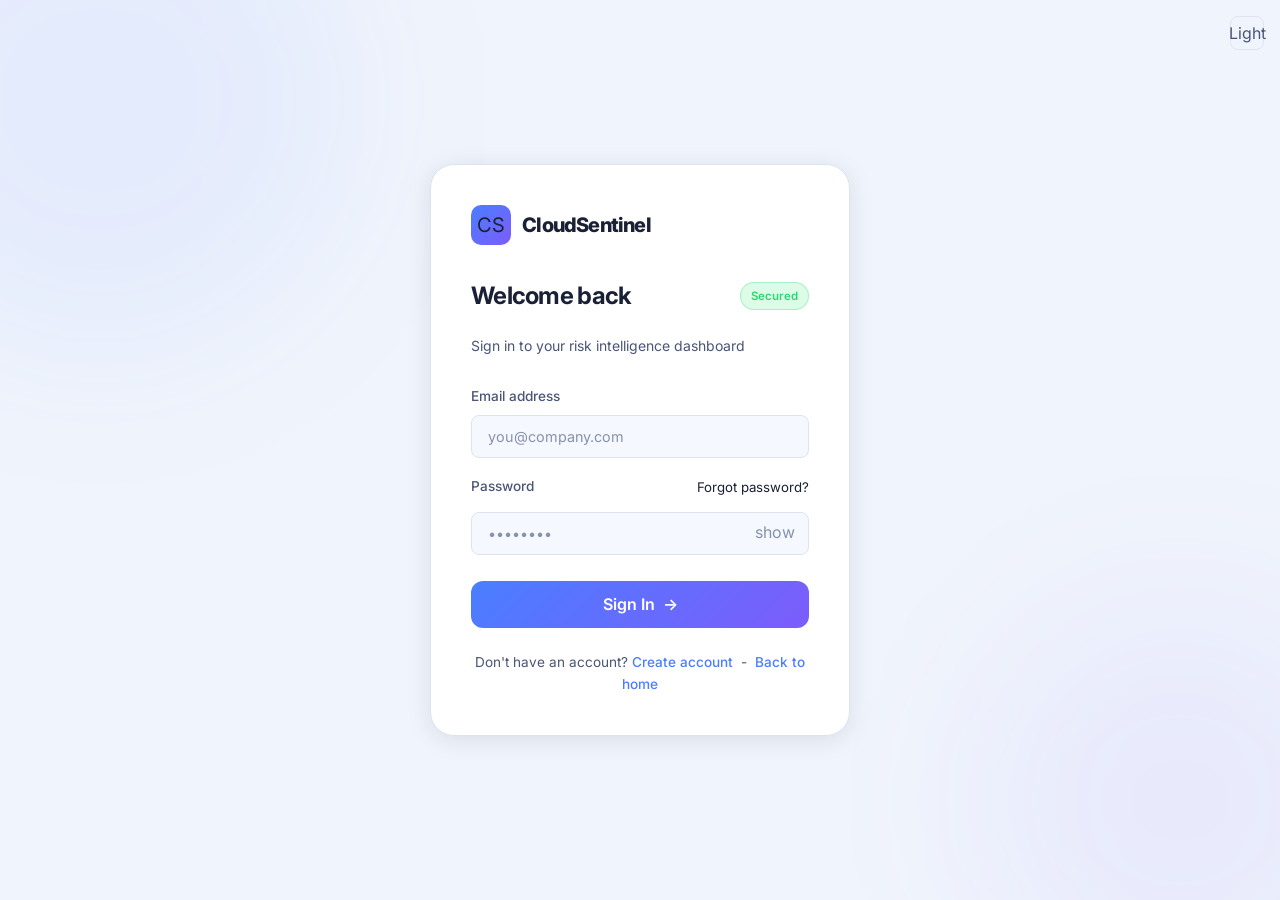
<file: modules/frontend/devops.html>
<!DOCTYPE html>
<html lang="en">
<head>
  <meta charset="UTF-8">
  <meta name="viewport" content="width=device-width, initial-scale=1.0">
  <meta name="description" content="DevOps Intelligence -- CloudSentinel CI/CD pipeline risk analysis">
  <title>DevOps Intelligence -- CloudSentinel</title>
  <link rel="preconnect" href="https://fonts.googleapis.com">
  <link href="https://fonts.googleapis.com/css2?family=Inter:wght@300;400;500;600;700;800&display=swap" rel="stylesheet">
  <link rel="stylesheet" href="css/styles.css">
  <script src="js/theme.js"></script>
  <script src="js/env.js"></script>
</head>
<body>

<nav class="navbar">
  <div class="navbar-brand"><div class="logo-icon">CS</div>CloudSentinel</div>
  <div class="navbar-divider"></div>
  <div class="navbar-breadcrumb">
    <a href="dashboard.html">Dashboard</a><span class="sep">&#8250;</span>
    <span class="current">DevOps Intelligence</span>
  </div>
  <div class="navbar-actions">
    <div class="user-menu" id="user-menu">
      <div class="user-avatar" id="nav-user-avatar">--</div>
      <span class="user-name" id="nav-user-name"></span>
      <span style="color:var(--text-3);font-size:.7rem">&#9660;</span>
      <div class="user-dropdown" id="user-dropdown">
        <div style="padding:.625rem .875rem .5rem;border-bottom:1px solid var(--border);margin-bottom:.375rem;">
          <div style="font-size:.875rem;font-weight:600;color:var(--text)" id="dd-user-name"></div>
          <div style="font-size:.75rem;color:var(--text-2)" id="dd-user-email"></div>
        </div>
        <a href="dashboard.html" class="user-dropdown-item">Dashboard</a>
        <div class="user-dropdown-divider"></div>
        <div class="user-dropdown-item danger" id="logout-btn">Sign Out</div>
      </div>
    </div>
  </div>
</nav>

<div class="page-content">
  <div class="page-header">
    <div class="page-header-left">
      <div class="page-title">DevOps Intelligence</div>
      <div class="page-subtitle">Analyze CI/CD pipelines for security gaps, missing tests, and deployment risks</div>
    </div>
    <div class="page-header-actions" id="header-actions"></div>
  </div>

  <!-- Connect View -->
  <div id="view-connect">
    <div class="info-box mb-3">
      <span class="info-icon">[link]</span>
      <div>Connect your GitHub repositories to analyze pipeline configurations for hardcoded secrets, missing test steps, rollback strategies, and post-deploy monitoring gaps.</div>
    </div>
    <div class="grid-2">
      <div class="provider-card" id="github-card">
        <div class="provider-logo">GH</div>
        <div class="provider-name">GitHub Repositories</div>
        <div class="provider-desc">Analyze GitHub Actions workflows in your repositories for CI/CD security risks and pipeline best practice violations.</div>
        <div class="provider-status" id="github-status"><span style="color:var(--text-3)">&#9679; Not connected</span></div>
        <button class="btn btn-primary w-full" id="btn-connect-github">Connect GitHub</button>
      </div>
      <div class="provider-card" id="gitlab-card">
        <div class="provider-logo">GL</div>
        <div class="provider-name">GitLab CI (Coming Soon)</div>
        <div class="provider-desc">Support for GitLab CI/CD pipeline analysis is planned for the next release.</div>
        <div class="provider-status"><span style="color:var(--text-3)">&#9679; Not available yet</span></div>
        <button class="btn btn-outline w-full" disabled>Coming Soon</button>
      </div>
    </div>
  </div>

  <!-- Scan View -->
  <div id="view-scan" style="display:none">
    <div class="card" style="text-align:center;padding:3rem 2rem">
      <div class="pulse-ring mb-3"></div>
      <div class="text-lg font-semibold mb-1" id="scan-label">Analyzing pipelines...</div>
      <div class="text-sm text-muted mb-3" id="scan-sub">Reviewing workflow files for security and reliability issues</div>
      <div class="scan-progress-bar" style="max-width:360px;margin:0 auto">
        <div class="scan-progress-fill" id="scan-fill" style="width:0%"></div>
      </div>
    </div>
  </div>

  <!-- Risk View -->
  <div id="view-risks" style="display:none">
    <div class="grid-3 mb-3">
      <div class="stat-card"><div class="stat-value blue" id="stat-total">0</div><div class="stat-label">Total Risks</div><div class="stat-change">Last scan: <span id="last-scan-time">--</span></div></div>
      <div class="stat-card"><div class="stat-value high" id="stat-high">0</div><div class="stat-label">High Priority</div><div class="stat-change">Immediate action needed</div></div>
      <div class="stat-card"><div class="stat-value medium" id="stat-medium">0</div><div class="stat-label">Medium Priority</div><div class="stat-change"><span class="stat-value low" id="stat-low" style="font-size:1.25rem">0</span> Low</div></div>
    </div>

    <div class="card card-sm mb-3" style="display:flex;align-items:center;gap:1rem;flex-wrap:wrap">
      <div class="flex items-center gap-1">
        <span style="color:var(--low);font-size:.9rem">&#9679;</span>
        <span class="text-sm font-medium" id="connected-repo-name">GitHub Connected</span>
      </div>
      <span class="badge badge-info">Workflows analyzed</span>
    </div>

    <div class="card" style="padding:0;overflow:hidden">
      <div style="padding:1.25rem 1.5rem;border-bottom:1px solid var(--border);display:flex;align-items:center;justify-content:space-between;flex-wrap:wrap;gap:.75rem">
        <div><div class="card-title">Pipeline Risk Findings</div><div class="card-subtitle">GitHub Actions workflow analysis results</div></div>
        <div class="flex gap-1 flex-wrap">
          <div class="filter-tabs">
            <button class="filter-tab active" onclick="filterRisks('All',this)">All</button>
            <button class="filter-tab" onclick="filterRisks('High',this)">High</button>
            <button class="filter-tab" onclick="filterRisks('Medium',this)">Medium</button>
            <button class="filter-tab" onclick="filterRisks('Low',this)">Low</button>
          </div>
          <button class="btn btn-outline btn-sm" onclick="startScan()">Re-analyze</button>
        </div>
      </div>
      <div style="padding:1.25rem;display:flex;flex-direction:column;gap:.875rem" id="risk-list"></div>
    </div>

    <div class="disconnect-panel mt-3">
      <div>
        <div class="disconnect-panel-title">Disconnect GitHub</div>
        <div class="disconnect-panel-text">Revoke the GitHub personal access token or uninstall the GitHub App. No data is deleted from GitHub.</div>
      </div>
      <button class="btn btn-danger" onclick="performDisconnect()">Disconnect</button>
    </div>
  </div>
</div>

<!-- GitHub Connect Modal (2-step: credentials → repo picker) -->
<div class="modal-overlay" id="modal-github">
  <div class="modal" style="max-width:560px">
    <div class="modal-header">
      <div>
        <div class="modal-title">Connect GitHub</div>
        <div class="modal-subtitle" id="gh-modal-subtitle">Enter your credentials to fetch repositories</div>
      </div>
      <span class="modal-close" onclick="closeModal('modal-github')">X</span>
    </div>
    <div class="modal-body">

      <!-- Step 1: Credentials -->
      <div id="gh-step-1">
        <div class="info-box mb-3">
          <span class="info-icon">[lock]</span>
          <div>CloudSentinel only reads <code>.github/workflows/</code> files. We never access your source code, push changes, or store your token.</div>
        </div>
        <div class="form-group">
          <label class="form-label">GitHub Organization or Username</label>
          <input class="form-input" id="github-org" placeholder="your-org-or-username" autocomplete="off">
        </div>
        <div class="form-group">
          <label class="form-label">Personal Access Token</label>
          <div class="input-group">
            <input class="form-input" id="github-token" type="password" placeholder="ghp_xxxxxxxxxxxxxxxxxxxx" autocomplete="off">
            <span class="input-icon" id="toggle-gh-token">show</span>
          </div>
          <span class="form-hint">Generate at github.com/settings/tokens — needs <code>repo</code> scope (read-only)</span>
        </div>
      </div>

      <!-- Step 2: Repo picker (hidden until token validated) -->
      <div id="gh-step-2" style="display:none">
        <div style="display:flex;align-items:center;justify-content:space-between;margin-bottom:.75rem">
          <div class="form-label" style="margin:0">Select repositories to scan</div>
          <div style="display:flex;gap:.5rem">
            <button class="btn btn-outline btn-sm" onclick="toggleAllRepos(true)">Select All</button>
            <button class="btn btn-outline btn-sm" onclick="toggleAllRepos(false)">None</button>
          </div>
        </div>
        <div id="gh-repo-list" style="max-height:280px;overflow-y:auto;display:flex;flex-direction:column;gap:.4rem;border:1px solid var(--border);border-radius:8px;padding:.75rem">
          <!-- populated by JS -->
        </div>
        <div class="form-hint mt-2" id="gh-repo-count"></div>
        <label class="checkbox-group mt-3">
          <input type="checkbox" id="github-consent">
          <span class="form-hint">I authorize CloudSentinel to read my GitHub Actions workflow files for security analysis.</span>
        </label>
      </div>

    </div>
    <div class="modal-footer">
      <button class="btn btn-outline" id="gh-btn-back" style="display:none" onclick="ghGoBack()">&#8592; Back</button>
      <button class="btn btn-outline" onclick="closeModal('modal-github')">Cancel</button>
      <button class="btn btn-primary" id="gh-btn-next" onclick="ghNextStep()">Fetch Repositories &rarr;</button>
    </div>
  </div>
</div>

<button id="chatbot-fab" title="Ask AI about DevOps risks">AI</button>
<div id="chatbot-panel">
  <div class="chatbot-header">
    <div class="chatbot-header-icon">AI</div>
    <div class="chatbot-header-info"><div class="chatbot-header-title">CloudSentinel AI</div><div class="chatbot-header-sub">Online</div></div>
    <span class="chatbot-close" id="chatbot-close">X</span>
  </div>
  <div class="chatbot-messages" id="chatbot-messages"></div>
  <div class="chatbot-input-area">
    <input class="chatbot-input" id="chatbot-input" placeholder="e.g. How do I remove hardcoded secrets?" type="text">
    <button class="chatbot-send" id="chatbot-send">-></button>
  </div>
</div>
<div id="toast-container"></div>

<script src="js/auth.js"></script>
<script src="js/app.js"></script>
<script src="js/session.js"></script>
<script src="js/devops.js"></script>
</body>
</html>
</file>
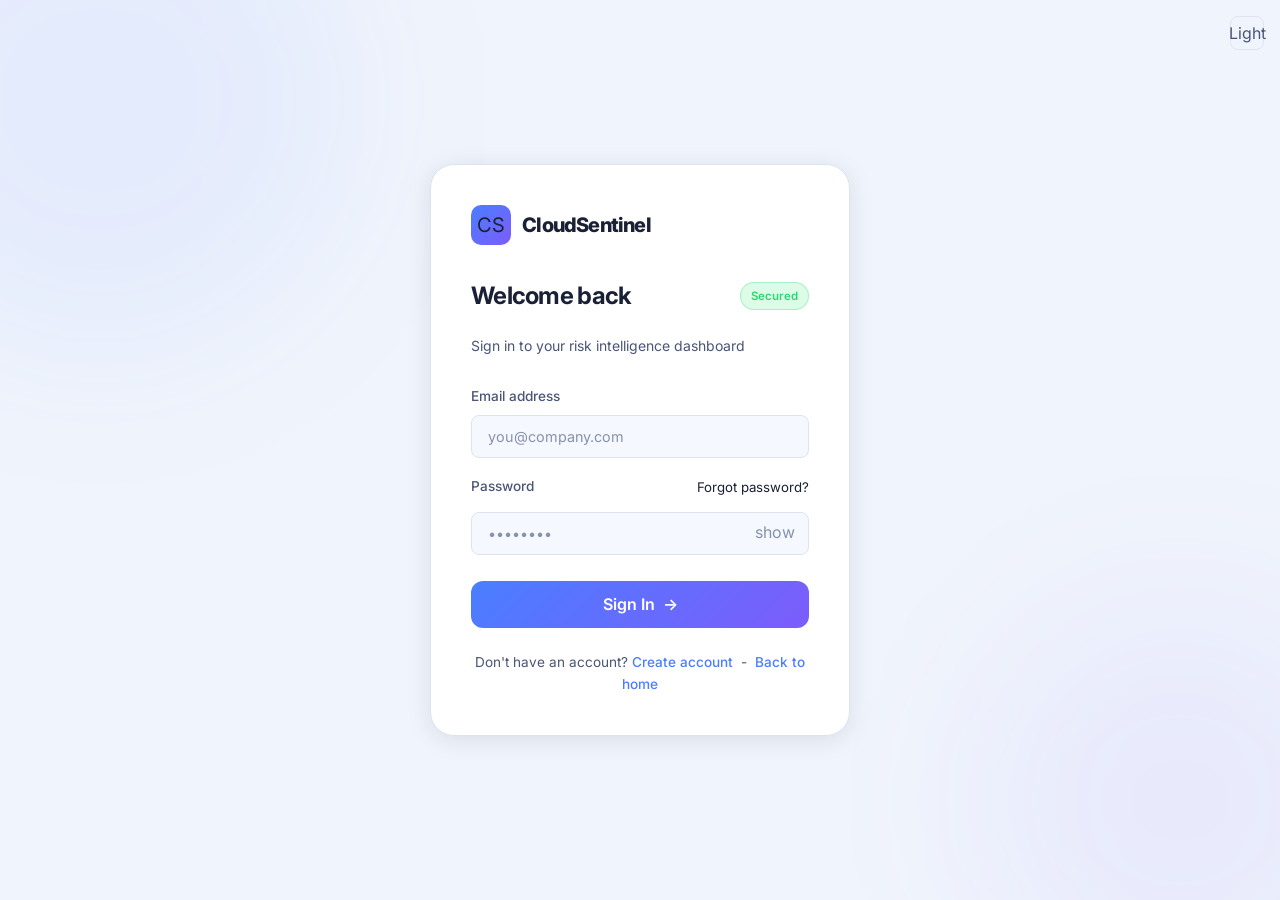
<file: modules/frontend/fullstack.html>
<!DOCTYPE html>
<html lang="en">
<head>
  <meta charset="UTF-8">
  <meta name="viewport" content="width=device-width, initial-scale=1.0">
  <meta name="description" content="Full-Stack Application Intelligence -- API security and performance -- CloudSentinel">
  <title>Full-Stack Intelligence -- CloudSentinel</title>
  <link rel="preconnect" href="https://fonts.googleapis.com">
  <link href="https://fonts.googleapis.com/css2?family=Inter:wght@300;400;500;600;700;800&display=swap" rel="stylesheet">
  <link rel="stylesheet" href="css/styles.css">
  <script src="js/theme.js"></script>
  <script src="js/env.js"></script>
</head>
<body>

<nav class="navbar">
  <div class="navbar-brand"><div class="logo-icon">CS</div>CloudSentinel</div>
  <div class="navbar-divider"></div>
  <div class="navbar-breadcrumb">
    <a href="dashboard.html">Dashboard</a><span class="sep">&#8250;</span>
    <span class="current">Full-Stack Intelligence</span>
  </div>
  <div class="navbar-actions">
    <div class="user-menu" id="user-menu">
      <div class="user-avatar" id="nav-user-avatar">--</div>
      <span class="user-name" id="nav-user-name"></span>
      <span style="color:var(--text-3);font-size:.7rem">&#9660;</span>
      <div class="user-dropdown" id="user-dropdown">
        <div style="padding:.625rem .875rem .5rem;border-bottom:1px solid var(--border);margin-bottom:.375rem;">
          <div style="font-size:.875rem;font-weight:600;color:var(--text)" id="dd-user-name"></div>
          <div style="font-size:.75rem;color:var(--text-2)" id="dd-user-email"></div>
        </div>
        <a href="dashboard.html" class="user-dropdown-item">Dashboard</a>
        <div class="user-dropdown-divider"></div>
        <div class="user-dropdown-item danger" id="logout-btn">Sign Out</div>
      </div>
    </div>
  </div>
</nav>

<div class="page-content">
  <div class="page-header">
    <div class="page-header-left">
      <div class="page-title">Full-Stack Application Intelligence</div>
      <div class="page-subtitle">Analyze API endpoints for missing authentication, rate limiting, and performance issues</div>
    </div>
    <div class="page-header-actions" id="header-actions"></div>
  </div>

  <div id="view-connect">
    <div class="info-box mb-3">
      <span class="info-icon">[lock]</span>
      <div>CloudSentinel scans your API Gateway configuration <strong>and</strong> makes live HTTP calls to your API to measure real-time latency, test rate limiting, and verify authentication. Requires the CloudSentinel scanner role in your AWS account.</div>
    </div>
    <div class="provider-card" style="max-width:480px" id="apigw-card">
      <div class="provider-logo">API</div>
      <div class="provider-name">AWS API Gateway</div>
      <div class="provider-desc">Real-time authentication testing, live latency measurement, rate-limit burst tests, WAF check, and CloudWatch 5XX trend analysis.</div>
      <div class="provider-status" id="apigw-status"><span style="color:var(--text-3)">&#9679; Not connected</span></div>
      <button class="btn btn-primary w-full" id="btn-connect-apigw">Connect AWS Account</button>
    </div>
  </div>

  <div id="view-scan" style="display:none">
    <div class="card" style="text-align:center;padding:3rem 2rem">
      <div class="pulse-ring mb-3"></div>
      <div class="text-lg font-semibold mb-1" id="scan-label">Discovering API endpoints...</div>
      <div class="text-sm text-muted mb-3" id="scan-sub">Checking authentication, throttling, and CloudWatch metrics</div>
      <div class="scan-progress-bar" style="max-width:360px;margin:0 auto">
        <div class="scan-progress-fill" id="scan-fill" style="width:0%"></div>
      </div>
    </div>
  </div>

  <div id="view-risks" style="display:none">
    <div class="grid-3 mb-3">
      <div class="stat-card"><div class="stat-value blue" id="stat-total">0</div><div class="stat-label">Total Risks</div><div class="stat-change">Last scan: <span id="last-scan-time">--</span></div></div>
      <div class="stat-card"><div class="stat-value high" id="stat-high">0</div><div class="stat-label">High Priority</div></div>
      <div class="stat-card"><div class="stat-value medium" id="stat-medium">0</div><div class="stat-label">Medium Priority</div><div class="stat-change"><span class="stat-value low" id="stat-low" style="font-size:1.25rem">0</span> Low</div></div>
    </div>
    <div class="card" style="padding:0;overflow:hidden">
      <div style="padding:1.25rem 1.5rem;border-bottom:1px solid var(--border);display:flex;align-items:center;justify-content:space-between;flex-wrap:wrap;gap:.75rem">
        <div><div class="card-title">API Security &amp; Performance Findings</div><div class="card-subtitle">Authentication gaps &middot; Rate limiting &middot; Error rates &middot; Latency</div></div>
        <div class="flex gap-1">
          <div class="filter-tabs">
            <button class="filter-tab active" onclick="filterRisks('All',this)">All</button>
            <button class="filter-tab" onclick="filterRisks('High',this)">High</button>
            <button class="filter-tab" onclick="filterRisks('Medium',this)">Medium</button>
            <button class="filter-tab" onclick="filterRisks('Low',this)">Low</button>
          </div>
          <button class="btn btn-outline btn-sm" onclick="startScan()">Rescan</button>
        </div>
      </div>
      <div style="padding:1.25rem;display:flex;flex-direction:column;gap:.875rem" id="risk-list"></div>
    </div>
    <div class="disconnect-panel mt-3">
      <div><div class="disconnect-panel-title">Disconnect API Gateway</div><div class="disconnect-panel-text">Remove scanner access. The CloudFormation stack (if used) must be deleted separately from your AWS console.</div></div>
      <button class="btn btn-danger" onclick="performDisconnect()">Disconnect</button>
    </div>
  </div>
</div>

<div class="modal-overlay" id="modal-apigw">
  <div class="modal" style="max-width:560px">
    <div class="modal-header">
      <div><div class="modal-title">Connect AWS Account</div><div class="modal-subtitle" id="fs-modal-sub">Step 1 of 2 — AWS Account access</div></div>
      <span class="modal-close" onclick="closeModal('modal-apigw')">X</span>
    </div>
    <div class="modal-body">

      <!-- Step 1: Account credentials -->
      <div id="fs-step-1">
        <div class="info-box mb-3" style="border-color:var(--accent)">
          <span class="info-icon">&#9888;</span>
          <div>
            CloudSentinel needs <strong>read-only access</strong> to your AWS account to scan API Gateway config.
            Deploy the CloudSentinel scanner stack once — then enter your Account ID below.
            <br><br>
            <strong>Already connected Cloud Infrastructure?</strong> No new stack needed — same role is reused.
          </div>
        </div>
        <div style="margin-bottom:1rem">
          <a id="cfn-deploy-link" href="#"
             target="_blank" class="btn btn-outline w-full" style="justify-content:center">
            &#9654; Deploy CloudSentinel Scanner Stack (if not done)
          </a>
          <div class="form-hint" style="text-align:center;margin-top:.4rem">Opens AWS CloudFormation — takes ~30 seconds</div>
        </div>
        <script>
          (function(){
            var tpl = window.ENV_CFN_TEMPLATE_URL || '';
            if (tpl) {
              document.getElementById('cfn-deploy-link').href =
                'https://console.aws.amazon.com/cloudformation/home#/stacks/create/review?templateURL='
                + encodeURIComponent(tpl) + '&stackName=CloudSentinel-Scanner';
            }
          })();
        </script>
          <label class="form-label">AWS Account ID</label>
          <input class="form-input" id="fs-account-id" placeholder="123456789012" maxlength="12" autocomplete="off">
          <span class="form-hint">12-digit number — top-right of AWS console</span>
        </div>
        <div class="form-group">
          <label class="form-label">AWS Region (where your APIs live)</label>
          <select class="form-input" id="fs-region">
            <option value="us-east-1">us-east-1 — US East (N. Virginia)</option>
            <option value="us-east-2">us-east-2 — US East (Ohio)</option>
            <option value="us-west-1">us-west-1 — US West (N. California)</option>
            <option value="us-west-2">us-west-2 — US West (Oregon)</option>
            <option value="ap-south-1">ap-south-1 — Asia Pacific (Mumbai)</option>
            <option value="ap-southeast-1">ap-southeast-1 — Asia Pacific (Singapore)</option>
            <option value="ap-southeast-2">ap-southeast-2 — Asia Pacific (Sydney)</option>
            <option value="ap-northeast-1">ap-northeast-1 — Asia Pacific (Tokyo)</option>
            <option value="ap-northeast-2">ap-northeast-2 — Asia Pacific (Seoul)</option>
            <option value="eu-west-1">eu-west-1 — Europe (Ireland)</option>
            <option value="eu-west-2">eu-west-2 — Europe (London)</option>
            <option value="eu-central-1">eu-central-1 — Europe (Frankfurt)</option>
            <option value="eu-north-1">eu-north-1 — Europe (Stockholm)</option>
            <option value="sa-east-1">sa-east-1 — South America (São Paulo)</option>
            <option value="ca-central-1">ca-central-1 — Canada (Central)</option>
          </select>
        </div>
      </div>

      <!-- Step 2: API URL for real-time testing -->
      <div id="fs-step-2" style="display:none">
        <div class="info-box mb-3">
          <span class="info-icon">&#9889;</span>
          <div>
            CloudSentinel will make <strong>live HTTP calls</strong> to your API to measure real latency,
            test if rate limiting returns 429, and verify unauthenticated requests are blocked.
          </div>
        </div>
        <div class="form-group">
          <label class="form-label">API Base URL <span style="color:var(--text-2);font-weight:400">(for live testing)</span></label>
          <input class="form-input" id="fs-api-url" placeholder="https://xxxxxx.execute-api.us-east-1.amazonaws.com/prod" autocomplete="off">
          <span class="form-hint">API Gateway → your API → Stages → Invoke URL</span>
        </div>
        <div class="form-group">
          <label class="form-label">Latency Alert Threshold (ms)</label>
          <input class="form-input" id="fs-threshold" type="number" value="2000" min="100" max="30000">
          <span class="form-hint">A risk is flagged when live response time exceeds this value</span>
        </div>
        <label class="checkbox-group">
          <input type="checkbox" id="apigw-consent">
          <span class="form-hint">I authorize CloudSentinel to read my API Gateway config, make test HTTP requests to my API, and read CloudWatch metrics for security analysis.</span>
        </label>
      </div>

    </div>
    <div class="modal-footer">
      <button class="btn btn-outline" id="fs-btn-back" style="display:none" onclick="fsGoBack()">&larr; Back</button>
      <button class="btn btn-outline" onclick="closeModal('modal-apigw')">Cancel</button>
      <button class="btn btn-primary" id="fs-btn-next" onclick="fsNextStep()">Next &rarr;</button>
    </div>
  </div>
</div>


<button id="chatbot-fab" title="Ask AI about API risks">AI</button>
<div id="chatbot-panel">
  <div class="chatbot-header">
    <div class="chatbot-header-icon">AI</div>
    <div class="chatbot-header-info"><div class="chatbot-header-title">CloudSentinel AI</div><div class="chatbot-header-sub">Online</div></div>
    <span class="chatbot-close" id="chatbot-close">X</span>
  </div>
  <div class="chatbot-messages" id="chatbot-messages"></div>
  <div class="chatbot-input-area">
    <input class="chatbot-input" id="chatbot-input" placeholder="e.g. How do I add authentication to an API?" type="text">
    <button class="chatbot-send" id="chatbot-send">-></button>
  </div>
</div>
<div id="toast-container"></div>

<script src="js/auth.js"></script>
<script src="js/app.js"></script>
<script src="js/session.js"></script>
<script src="js/global-connect.js"></script>
<script src="js/fullstack.js"></script>
</body>
</html>
</file>
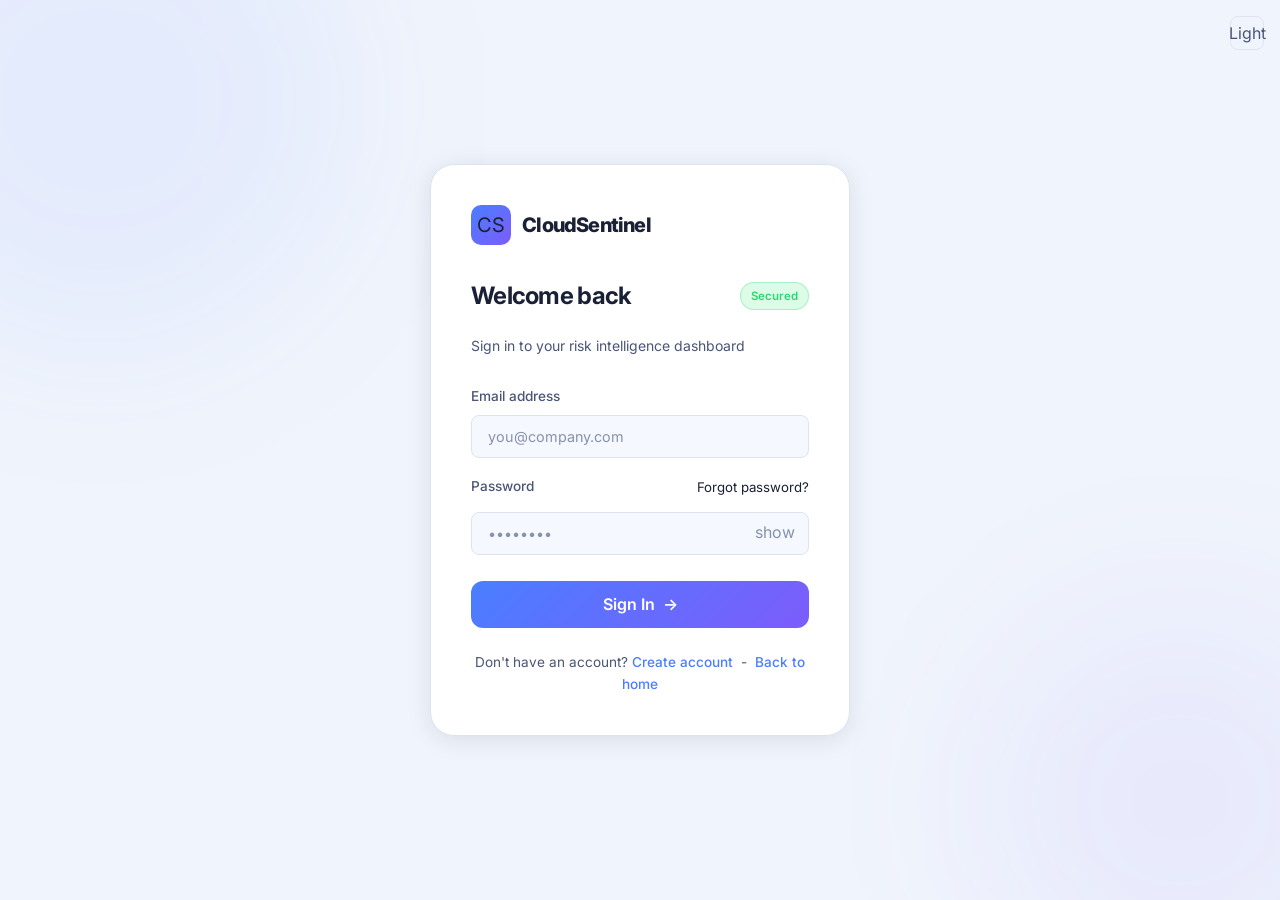
<file: modules/frontend/history.html>
<!DOCTYPE html>
<html lang="en">
<head>
  <meta charset="UTF-8">
  <meta name="viewport" content="width=device-width, initial-scale=1.0">
  <meta name="description" content="Risk History -- CloudSentinel">
  <title>Risk History -- CloudSentinel</title>
  <link rel="preconnect" href="https://fonts.googleapis.com">
  <link href="https://fonts.googleapis.com/css2?family=Inter:wght@300;400;500;600;700;800&display=swap" rel="stylesheet">
  <link rel="stylesheet" href="css/styles.css">
  <script src="js/theme.js"></script>
  <script src="js/env.js"></script>
</head>
<body>

<nav class="navbar">
  <div class="navbar-brand"><div class="logo-icon">CS</div>CloudSentinel</div>
  <div class="navbar-divider"></div>
  <div class="navbar-breadcrumb">
    <a href="dashboard.html">Dashboard</a><span class="sep">&#8250;</span>
    <span class="current">Risk History</span>
  </div>
  <div class="navbar-actions">
    <div class="user-menu" id="user-menu">
      <div class="user-avatar" id="nav-user-avatar">--</div>
      <span class="user-name" id="nav-user-name"></span>
      <span style="color:var(--text-3);font-size:.7rem">&#9660;</span>
      <div class="user-dropdown" id="user-dropdown">
        <div style="padding:.625rem .875rem .5rem;border-bottom:1px solid var(--border);margin-bottom:.375rem;">
          <div style="font-size:.875rem;font-weight:600;color:var(--text)" id="dd-user-name"></div>
          <div style="font-size:.75rem;color:var(--text-2)" id="dd-user-email"></div>
        </div>
        <a href="dashboard.html" class="user-dropdown-item">Dashboard</a>
        <div class="user-dropdown-divider"></div>
        <div class="user-dropdown-item danger" id="logout-btn">Sign Out</div>
      </div>
    </div>
  </div>
</nav>

<div class="page-content">
  <div class="page-header">
    <div class="page-header-left">
      <div class="page-title">Risk History</div>
      <div class="page-subtitle">Timeline of all past scans across all modules. Sorted by most recent.</div>
    </div>
    <div class="page-header-actions">
      <div class="filter-tabs">
        <button class="filter-tab active" onclick="filterHistory('All',this)">All</button>
        <button class="filter-tab" onclick="filterHistory('cloud-infra',this)">Cloud</button>
        <button class="filter-tab" onclick="filterHistory('devops',this)">DevOps</button>
        <button class="filter-tab" onclick="filterHistory('fullstack',this)">Full-Stack</button>
        <button class="filter-tab" onclick="filterHistory('data-eng',this)">Data</button>
        <button class="filter-tab" onclick="filterHistory('mobile',this)">Mobile</button>
      </div>
      <button class="btn btn-outline btn-sm" onclick="exportHistory()">Download JSON</button>
      <button class="btn btn-danger btn-sm" onclick="clearHistory()">Clear History</button>
    </div>
  </div>

  <!-- Summary stat strip -->
  <div class="grid-3 mb-3" id="history-stats">
    <div class="stat-card">
      <div class="stat-value blue" id="hs-scans">0</div>
      <div class="stat-label">Total Scans</div>
      <div class="stat-change">Across all modules</div>
    </div>
    <div class="stat-card">
      <div class="stat-value high" id="hs-high">0</div>
      <div class="stat-label">High Risks Found</div>
      <div class="stat-change">Cumulative across all scans</div>
    </div>
    <div class="stat-card">
      <div class="stat-value low" id="hs-resolved">0</div>
      <div class="stat-label">Scans with Improvement</div>
      <div class="stat-change">Count decreased vs prior scan</div>
    </div>
  </div>

  <!-- History list -->
  <div id="history-list">
    <div class="empty-state">
      <div class="empty-state-icon">[history]</div>
      <div class="empty-state-title">No scan history yet</div>
      <div class="empty-state-desc">Run your first scan from any module dashboard to start building your risk history.</div>
    </div>
  </div>
</div>

<div id="toast-container"></div>
<script src="js/auth.js"></script>
<script src="js/app.js"></script>
<script src="js/session.js"></script>
<script>
  const MODULE_NAMES = { 'cloud-infra':'Cloud Infrastructure','devops':'DevOps','fullstack':'Full-Stack','data-eng':'Data Engineering','mobile':'Mobile Backend' };
  let allHistoryData = [];
  let activeFilter   = 'All';

  document.addEventListener('DOMContentLoaded', () => {
    initPage('history');
    loadHistory();
  });

  function loadHistory() {
    allHistoryData = getAllHistory(100);
    renderHistory(allHistoryData);
    renderStats(allHistoryData);
  }

  function renderStats(data) {
    const totalHigh = data.reduce((s,h) => s + (h.high||0), 0);
    let improved = 0;
    const byModule = {};
    data.forEach(h => {
      if (!byModule[h.module]) byModule[h.module] = [];
      byModule[h.module].push(h);
    });
    Object.values(byModule).forEach(arr => {
      arr.sort((a,b) => new Date(b.timestamp)-new Date(a.timestamp));
      for (let i=0;i<arr.length-1;i++) {
        if (arr[i].total < arr[i+1].total) improved++;
      }
    });
    const s=(id,v)=>{const e=document.getElementById(id);if(e)e.textContent=v;};
    s('hs-scans', data.length);
    s('hs-high', totalHigh);
    s('hs-resolved', improved);
  }

  function renderHistory(data) {
    const list = document.getElementById('history-list');
    const filtered = activeFilter==='All' ? data : data.filter(h=>h.module===activeFilter);
    if (!filtered.length) {
      list.innerHTML = `<div class="empty-state"><div class="empty-state-icon">[history]</div><div class="empty-state-title">No history for this module</div><div class="empty-state-desc">Run a scan from the ${MODULE_NAMES[activeFilter]||'selected'} module to see results here.</div></div>`;
      return;
    }
    list.innerHTML = filtered.map((h,i) => {
      const d    = new Date(h.timestamp);
      const date = d.toLocaleDateString('en-US',{day:'2-digit',month:'short',year:'numeric'});
      const time = d.toLocaleTimeString('en-US',{hour:'2-digit',minute:'2-digit'});
      const prev = filtered[i+1];
      let trend = '';
      if (prev && prev.module===h.module) {
        const diff = h.total - prev.total;
        if (diff > 0)      trend = `<span class="risk-trend up">&#8593; ${diff} more than prev</span>`;
        else if (diff < 0) trend = `<span class="risk-trend down">&#8595; ${Math.abs(diff)} fewer than prev</span>`;
        else               trend = `<span class="risk-trend same">-> same as prev</span>`;
      }
      return `
        <div class="history-item" style="animation-delay:${i*0.04}s;margin-bottom:.625rem">
          <div style="width:40px;height:40px;border-radius:50%;background:rgba(74,126,255,.1);display:flex;align-items:center;justify-content:center;font-size:1.1rem;flex-shrink:0">${(MODULE_NAMES[h.module]||'').charAt(0)}</div>
          <div style="flex:1;min-width:0">
            <div style="display:flex;align-items:center;gap:.625rem;flex-wrap:wrap">
              <span style="font-size:.875rem;font-weight:600;color:var(--text)">${MODULE_NAMES[h.module]||h.module}</span>
              ${trend}
            </div>
            <div style="font-size:.78rem;color:var(--text-3);margin-top:.2rem">${date} &middot; ${time}</div>
          </div>
          <div style="display:flex;gap:.875rem;text-align:center;flex-shrink:0">
            <div><div style="font-size:1.125rem;font-weight:700;color:var(--high)">${h.high||0}</div><div style="font-size:.68rem;color:var(--text-3)">High</div></div>
            <div><div style="font-size:1.125rem;font-weight:700;color:var(--medium)">${h.medium||0}</div><div style="font-size:.68rem;color:var(--text-3)">Med</div></div>
            <div><div style="font-size:1.125rem;font-weight:700;color:var(--low)">${h.low||0}</div><div style="font-size:.68rem;color:var(--text-3)">Low</div></div>
            <div><div style="font-size:1.125rem;font-weight:700;color:var(--blue)">${h.total||0}</div><div style="font-size:.68rem;color:var(--text-3)">Total</div></div>
          </div>
        </div>`;
    }).join('');
  }

  function filterHistory(mod, btn) {
    document.querySelectorAll('.filter-tab').forEach(b=>b.classList.remove('active'));
    btn.classList.add('active');
    activeFilter = mod;
    renderHistory(allHistoryData);
  }

  function exportHistory() {
    const blob = new Blob([JSON.stringify(allHistoryData, null, 2)], { type: 'application/json' });
    const url  = URL.createObjectURL(blob);
    const a    = document.createElement('a');
    a.href     = url;
    a.download = `cloudsentinel-history-${new Date().toISOString().slice(0,10)}.json`;
    a.click();
    URL.revokeObjectURL(url);
    showToast('History exported', 'success');
  }

  function clearHistory() {
    if (!confirm('Clear all scan history? This cannot be undone.')) return;
    ['cloud-infra','devops','fullstack','data-eng','mobile'].forEach(m => localStorage.removeItem(`cs_history_${m}`));
    allHistoryData = [];
    renderHistory([]);
    renderStats([]);
    showToast('History cleared', 'info');
  }
</script>
</body>
</html>
</file>
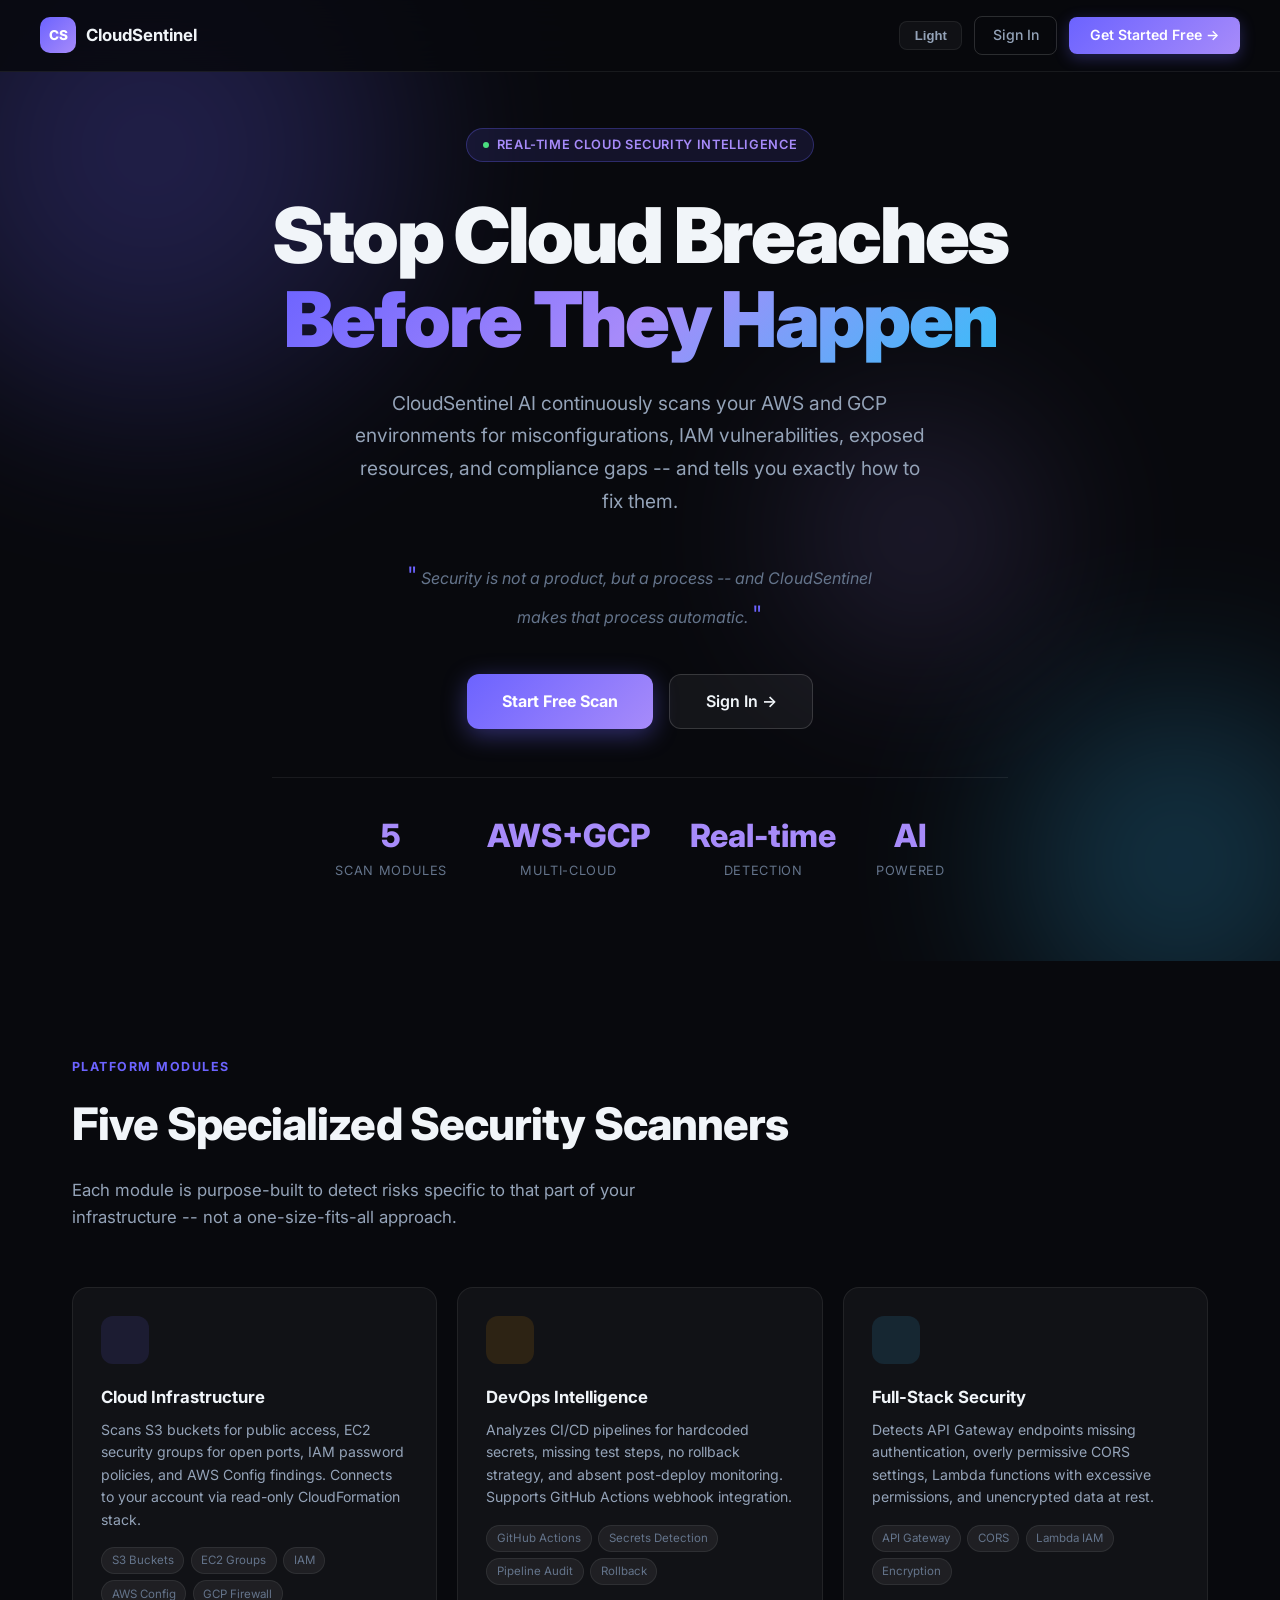
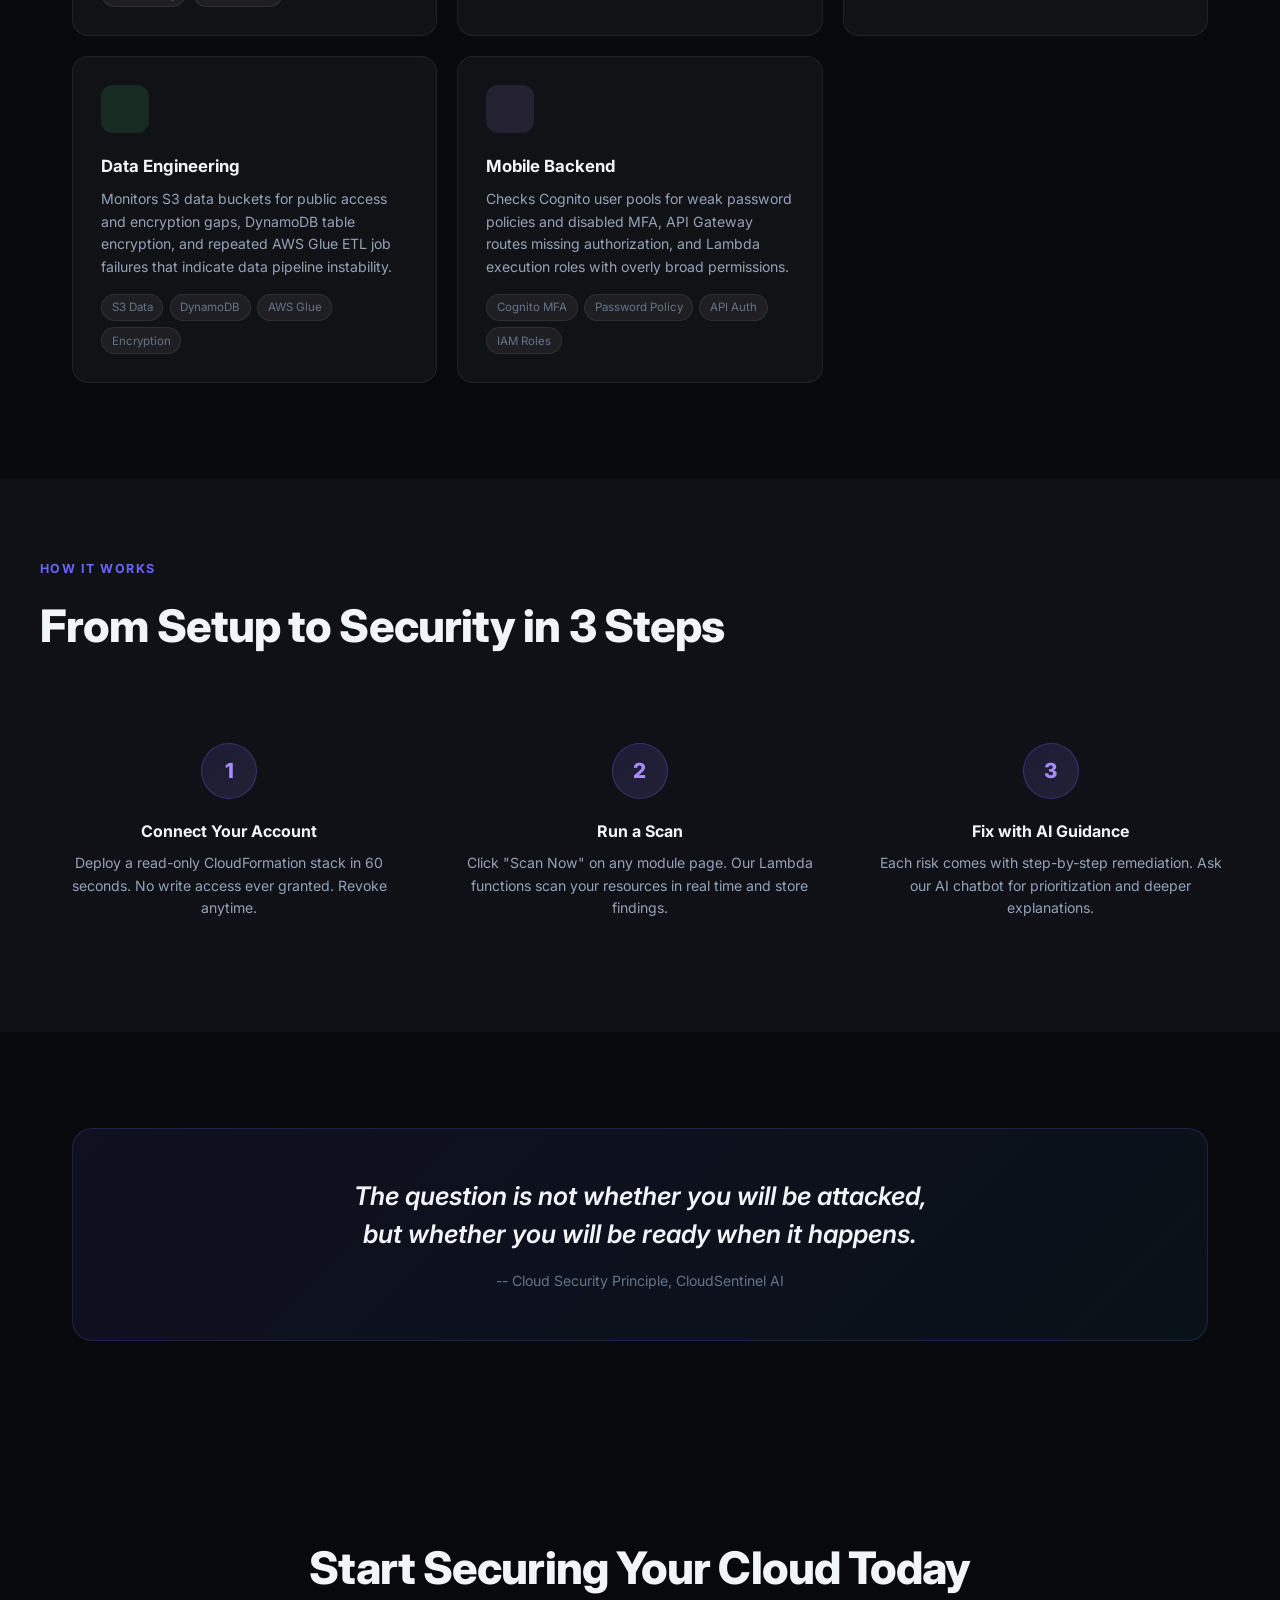
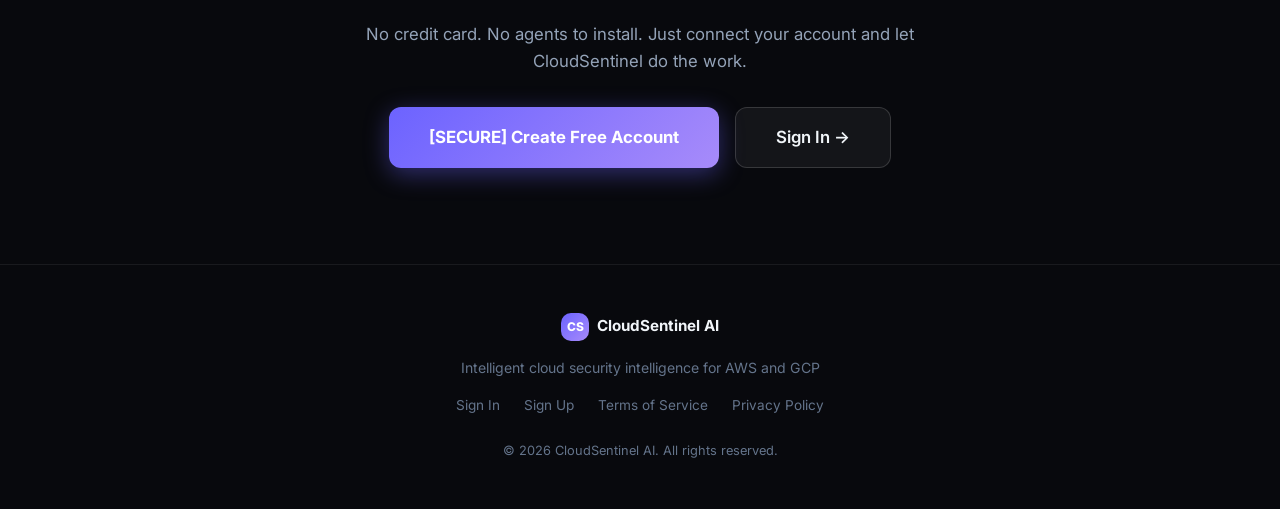
<file: modules/frontend/landing.html>
<!DOCTYPE html>
<html lang="en">
<head>
  <meta charset="UTF-8">
  <meta name="viewport" content="width=device-width, initial-scale=1.0">
  <meta name="description" content="CloudSentinel AI -- Intelligent cloud security scanning for AWS and GCP. Detect misconfigurations, IAM risks, and compliance gaps in real time.">
  <title>CloudSentinel AI -- Cloud Security Intelligence</title>
  <link rel="preconnect" href="https://fonts.googleapis.com">
  <link href="https://fonts.googleapis.com/css2?family=Inter:wght@300;400;500;600;700;800;900&display=swap" rel="stylesheet">
  <style>
    :root {
      --bg: #08090d;
      --bg2: #0f1117;
      --bg3: #161820;
      --border: rgba(255,255,255,0.07);
      --accent: #6c63ff;
      --accent2: #a78bfa;
      --accent3: #38bdf8;
      --high: #f87171;
      --medium: #fb923c;
      --low: #4ade80;
      --text: #f1f5f9;
      --text2: #94a3b8;
      --text3: #64748b;
      --card: rgba(255,255,255,0.04);
      --card-hover: rgba(255,255,255,0.07);
      --glow: 0 0 80px rgba(108,99,255,0.15);
    }
    /* ── Light mode overrides ── */
    [data-theme="light"] {
      --bg: #f8fafc;
      --bg2: #f1f5f9;
      --bg3: #e2e8f0;
      --border: rgba(0,0,0,0.08);
      --text: #0f172a;
      --text2: #475569;
      --text3: #94a3b8;
      --card: rgba(0,0,0,0.03);
      --card-hover: rgba(0,0,0,0.06);
    }
    [data-theme="light"] .nav { background: rgba(248,250,252,0.9); }
    [data-theme="light"] .hero-bg-orb { opacity: .15; }
    [data-theme="light"] .module-tag { background: rgba(0,0,0,0.05); }
    [data-theme="light"] .quote-banner { background: linear-gradient(135deg,rgba(108,99,255,0.06),rgba(56,189,248,0.04)); }
    [data-theme="light"] footer { background: var(--bg2); }
    /* ── Theme toggle button ── */
    .theme-btn {
      padding: .4rem .9rem; border-radius: 8px; font-size: .82rem; font-weight: 600;
      border: 1px solid var(--border); color: var(--text2);
      background: var(--card); cursor: pointer; transition: all .2s;
      display: flex; align-items: center; gap: .35rem;
    }
    .theme-btn:hover { border-color: var(--accent); color: var(--text); }
    * { box-sizing: border-box; margin: 0; padding: 0; }
    html { scroll-behavior: smooth; }
    body {
      font-family: 'Inter', -apple-system, sans-serif;
      background: var(--bg);
      color: var(--text);
      line-height: 1.6;
      overflow-x: hidden;
    }

    /* ── Navbar ── */
    .nav {
      position: fixed; top: 0; left: 0; right: 0; z-index: 100;
      display: flex; align-items: center; justify-content: space-between;
      padding: 1rem 2.5rem;
      background: rgba(8,9,13,0.85);
      backdrop-filter: blur(20px);
      border-bottom: 1px solid var(--border);
    }
    .nav-logo { display: flex; align-items: center; gap: .6rem; text-decoration: none; }
    .nav-logo-icon {
      width: 36px; height: 36px; border-radius: 10px;
      background: linear-gradient(135deg,#6c63ff,#a78bfa);
      display: flex; align-items: center; justify-content: center;
      font-weight: 800; font-size: .85rem; color: white; letter-spacing: -.5px;
    }
    .nav-logo-name { font-weight: 700; font-size: 1.05rem; color: var(--text); }
    .nav-actions { display: flex; gap: .75rem; align-items: center; }
    .btn-nav-outline {
      padding: .45rem 1.1rem; border-radius: 8px; font-size: .88rem; font-weight: 500;
      border: 1px solid rgba(255,255,255,0.15); color: var(--text2);
      text-decoration: none; transition: all .2s;
    }
    .btn-nav-outline:hover { border-color: var(--accent); color: var(--text); }
    .btn-nav-primary {
      padding: .45rem 1.3rem; border-radius: 8px; font-size: .88rem; font-weight: 600;
      background: linear-gradient(135deg,#6c63ff,#a78bfa);
      color: white; text-decoration: none; transition: all .2s;
      box-shadow: 0 4px 15px rgba(108,99,255,0.3);
    }
    .btn-nav-primary:hover { transform: translateY(-1px); box-shadow: 0 6px 20px rgba(108,99,255,0.4); }

    /* ── Hero ── */
    .hero {
      min-height: 100vh;
      display: flex; align-items: center; justify-content: center;
      padding: 8rem 2rem 5rem;
      position: relative; text-align: center;
      overflow: hidden;
    }
    .hero-bg-orb {
      position: absolute; border-radius: 50%;
      filter: blur(80px); opacity: .3; pointer-events: none;
    }
    .orb1 { width: 600px; height: 600px; top: -150px; left: -150px; background: radial-gradient(circle,#6c63ff,transparent); }
    .orb2 { width: 400px; height: 400px; bottom: -100px; right: -100px; background: radial-gradient(circle,#38bdf8,transparent); }
    .orb3 { width: 300px; height: 300px; top: 40%; left: 60%; background: radial-gradient(circle,#a78bfa,transparent); opacity: .2; }
    .hero-content { position: relative; z-index: 1; max-width: 800px; }
    .hero-badge {
      display: inline-flex; align-items: center; gap: .5rem;
      padding: .35rem 1rem; border-radius: 50px;
      background: rgba(108,99,255,0.12); border: 1px solid rgba(108,99,255,0.3);
      font-size: .8rem; font-weight: 600; color: var(--accent2);
      margin-bottom: 2rem; letter-spacing: .05em; text-transform: uppercase;
    }
    .hero-badge-dot {
      width: 6px; height: 6px; border-radius: 50%; background: var(--low);
      animation: pulse 2s ease-in-out infinite;
    }
    @keyframes pulse { 0%,100%{opacity:1;transform:scale(1)} 50%{opacity:.5;transform:scale(1.3)} }
    .hero-title {
      font-size: clamp(2.8rem, 6vw, 5rem);
      font-weight: 900; line-height: 1.1;
      letter-spacing: -.03em; margin-bottom: 1.5rem;
    }
    .hero-title-gradient {
      background: linear-gradient(135deg, #6c63ff, #a78bfa, #38bdf8);
      -webkit-background-clip: text; -webkit-text-fill-color: transparent;
      background-clip: text;
    }
    .hero-sub {
      font-size: 1.2rem; color: var(--text2); max-width: 580px;
      margin: 0 auto 2.5rem; line-height: 1.7; font-weight: 400;
    }
    .hero-quote {
      font-size: 1rem; color: var(--text3); font-style: italic;
      margin-bottom: 2.5rem; max-width: 500px; margin-left: auto; margin-right: auto;
    }
    .hero-quote::before { content: '"'; font-size: 1.5rem; color: var(--accent); font-style: normal; }
    .hero-quote::after  { content: '"'; font-size: 1.5rem; color: var(--accent); font-style: normal; }
    .hero-cta { display: flex; gap: 1rem; justify-content: center; flex-wrap: wrap; margin-bottom: 3rem; }
    .btn-primary {
      padding: .85rem 2.2rem; border-radius: 12px; font-size: 1rem; font-weight: 700;
      background: linear-gradient(135deg,#6c63ff,#a78bfa);
      color: white; text-decoration: none; border: none; cursor: pointer;
      transition: all .25s; box-shadow: 0 6px 25px rgba(108,99,255,0.4);
      display: inline-flex; align-items: center; gap: .5rem;
    }
    .btn-primary:hover { transform: translateY(-2px); box-shadow: 0 10px 35px rgba(108,99,255,0.5); }
    .btn-secondary {
      padding: .85rem 2.2rem; border-radius: 12px; font-size: 1rem; font-weight: 600;
      background: rgba(255,255,255,0.05); border: 1px solid rgba(255,255,255,0.15);
      color: var(--text); text-decoration: none; cursor: pointer;
      transition: all .25s; display: inline-flex; align-items: center; gap: .5rem;
    }
    .btn-secondary:hover { background: rgba(255,255,255,0.09); border-color: rgba(255,255,255,0.3); }
    .hero-stats {
      display: flex; gap: 2.5rem; justify-content: center; flex-wrap: wrap;
      padding-top: 2rem; border-top: 1px solid var(--border);
    }
    .hero-stat { text-align: center; }
    .hero-stat-num { font-size: 2rem; font-weight: 800; color: var(--accent2); }
    .hero-stat-label { font-size: .8rem; color: var(--text3); text-transform: uppercase; letter-spacing: .05em; }

    /* ── Sections ── */
    section { padding: 6rem 2rem; max-width: 1200px; margin: 0 auto; }
    .section-label {
      font-size: .78rem; font-weight: 700; letter-spacing: .12em;
      text-transform: uppercase; color: var(--accent); margin-bottom: .75rem;
    }
    .section-title {
      font-size: clamp(1.8rem, 3.5vw, 2.8rem);
      font-weight: 800; margin-bottom: 1rem; letter-spacing: -.02em;
    }
    .section-sub { font-size: 1.05rem; color: var(--text2); max-width: 600px; }

    /* ── Module Grid ── */
    .modules-grid {
      display: grid;
      grid-template-columns: repeat(auto-fit, minmax(320px, 1fr));
      gap: 1.25rem; margin-top: 3.5rem;
    }
    .module-card {
      background: var(--card); border: 1px solid var(--border);
      border-radius: 16px; padding: 1.75rem;
      transition: all .25s; position: relative; overflow: hidden;
    }
    .module-card::before {
      content: ''; position: absolute; top: 0; left: 0; right: 0; height: 2px;
      background: linear-gradient(90deg, transparent, var(--card-accent, #6c63ff), transparent);
      opacity: 0; transition: opacity .3s;
    }
    .module-card:hover { background: var(--card-hover); transform: translateY(-3px); border-color: rgba(255,255,255,0.12); }
    .module-card:hover::before { opacity: 1; }
    .module-icon {
      width: 48px; height: 48px; border-radius: 12px;
      display: flex; align-items: center; justify-content: center;
      font-size: 1.4rem; margin-bottom: 1.25rem;
    }
    .module-name { font-size: 1.05rem; font-weight: 700; margin-bottom: .5rem; }
    .module-desc { font-size: .88rem; color: var(--text2); line-height: 1.6; margin-bottom: 1rem; }
    .module-tags { display: flex; flex-wrap: wrap; gap: .4rem; }
    .module-tag {
      font-size: .72rem; padding: .2rem .6rem; border-radius: 50px;
      background: rgba(255,255,255,0.06); color: var(--text3);
      border: 1px solid var(--border);
    }

    /* ── Quote banner ── */
    .quote-banner {
      background: linear-gradient(135deg, rgba(108,99,255,0.08), rgba(56,189,248,0.05));
      border: 1px solid rgba(108,99,255,0.2); border-radius: 20px;
      padding: 3rem; text-align: center; position: relative; overflow: hidden;
    }
    .quote-text {
      font-size: clamp(1.2rem, 2.5vw, 1.6rem);
      font-weight: 600; line-height: 1.5; color: var(--text);
      font-style: italic; margin-bottom: 1rem;
    }
    .quote-author { font-size: .88rem; color: var(--text3); }

    /* ── How it works ── */
    .steps-grid { display: grid; grid-template-columns: repeat(auto-fit, minmax(240px, 1fr)); gap: 2rem; margin-top: 3rem; }
    .step-card { text-align: center; padding: 2rem 1rem; }
    .step-num {
      width: 56px; height: 56px; border-radius: 50%;
      background: linear-gradient(135deg,#6c63ff22,#a78bfa22);
      border: 1px solid rgba(108,99,255,0.3);
      display: flex; align-items: center; justify-content: center;
      font-size: 1.3rem; font-weight: 800; color: var(--accent2);
      margin: 0 auto 1.25rem;
    }
    .step-title { font-size: 1rem; font-weight: 700; margin-bottom: .5rem; }
    .step-desc { font-size: .88rem; color: var(--text2); }
    .step-arrow {
      font-size: 1.5rem; color: var(--text3);
      display: flex; align-items: center; justify-content: center;
      padding-top: 2rem;
    }

    /* ── Footer ── */
    footer {
      border-top: 1px solid var(--border);
      padding: 3rem 2rem;
      text-align: center; color: var(--text3);
    }
    .footer-logo { display: flex; align-items: center; gap: .5rem; justify-content: center; margin-bottom: 1rem; }
    .footer-links { display: flex; gap: 1.5rem; justify-content: center; flex-wrap: wrap; margin-top: 1rem; }
    .footer-link { color: var(--text3); text-decoration: none; font-size: .85rem; transition: color .2s; }
    .footer-link:hover { color: var(--accent2); }
    .footer-copy { font-size: .8rem; margin-top: 1.5rem; }

    /* ── Scroll reveal ── */
    .reveal { opacity: 0; transform: translateY(30px); transition: all .7s cubic-bezier(.25,.46,.45,.94); }
    .reveal.visible { opacity: 1; transform: translateY(0); }
  </style>
</head>
<body>

<!-- Navbar -->
<nav class="nav">
  <a href="landing.html" class="nav-logo">
    <div class="nav-logo-icon">CS</div>
    <span class="nav-logo-name">CloudSentinel</span>
  </a>
  <div class="nav-actions">
    <button class="theme-btn" id="landing-theme-btn" onclick="landingToggleTheme()"> Dark</button>
    <a href="index.html" class="btn-nav-outline">Sign In</a>
    <a href="signup.html" class="btn-nav-primary">Get Started Free -></a>
  </div>
</nav>

<!-- Hero -->
<div class="hero">
  <div class="hero-bg-orb orb1"></div>
  <div class="hero-bg-orb orb2"></div>
  <div class="hero-bg-orb orb3"></div>

  <div class="hero-content">
    <div class="hero-badge">
      <span class="hero-badge-dot"></span>
      Real-time Cloud Security Intelligence
    </div>

    <h1 class="hero-title">
      Stop Cloud Breaches<br>
      <span class="hero-title-gradient">Before They Happen</span>
    </h1>

    <p class="hero-sub">
      CloudSentinel AI continuously scans your AWS and GCP environments for misconfigurations,
      IAM vulnerabilities, exposed resources, and compliance gaps -- and tells you exactly how to fix them.
    </p>

    <p class="hero-quote">
      Security is not a product, but a process -- and CloudSentinel makes that process automatic.
    </p>

    <div class="hero-cta">
      <a href="signup.html" class="btn-primary">
         Start Free Scan
      </a>
      <a href="index.html" class="btn-secondary">
        Sign In ->
      </a>
    </div>

    <div class="hero-stats">
      <div class="hero-stat">
        <div class="hero-stat-num">5</div>
        <div class="hero-stat-label">Scan Modules</div>
      </div>
      <div class="hero-stat">
        <div class="hero-stat-num">AWS+GCP</div>
        <div class="hero-stat-label">Multi-Cloud</div>
      </div>
      <div class="hero-stat">
        <div class="hero-stat-num">Real-time</div>
        <div class="hero-stat-label">Detection</div>
      </div>
      <div class="hero-stat">
        <div class="hero-stat-num">AI</div>
        <div class="hero-stat-label">Powered</div>
      </div>
    </div>
  </div>
</div>

<!-- Modules -->
<section class="reveal">
  <div class="section-label">Platform Modules</div>
  <h2 class="section-title">Five Specialized Security Scanners</h2>
  <p class="section-sub">Each module is purpose-built to detect risks specific to that part of your infrastructure -- not a one-size-fits-all approach.</p>

  <div class="modules-grid">
    <div class="module-card" style="--card-accent:#6c63ff">
      <div class="module-icon" style="background:rgba(108,99,255,0.12)"></div>
      <div class="module-name">Cloud Infrastructure</div>
      <div class="module-desc">
        Scans S3 buckets for public access, EC2 security groups for open ports, IAM password policies,
        and AWS Config findings. Connects to your account via read-only CloudFormation stack.
      </div>
      <div class="module-tags">
        <span class="module-tag">S3 Buckets</span>
        <span class="module-tag">EC2 Groups</span>
        <span class="module-tag">IAM</span>
        <span class="module-tag">AWS Config</span>
        <span class="module-tag">GCP Firewall</span>
      </div>
    </div>

    <div class="module-card" style="--card-accent:#f59e0b">
      <div class="module-icon" style="background:rgba(245,158,11,0.12)"></div>
      <div class="module-name">DevOps Intelligence</div>
      <div class="module-desc">
        Analyzes CI/CD pipelines for hardcoded secrets, missing test steps, no rollback strategy,
        and absent post-deploy monitoring. Supports GitHub Actions webhook integration.
      </div>
      <div class="module-tags">
        <span class="module-tag">GitHub Actions</span>
        <span class="module-tag">Secrets Detection</span>
        <span class="module-tag">Pipeline Audit</span>
        <span class="module-tag">Rollback</span>
      </div>
    </div>

    <div class="module-card" style="--card-accent:#38bdf8">
      <div class="module-icon" style="background:rgba(56,189,248,0.12)"></div>
      <div class="module-name">Full-Stack Security</div>
      <div class="module-desc">
        Detects API Gateway endpoints missing authentication, overly permissive CORS settings,
        Lambda functions with excessive permissions, and unencrypted data at rest.
      </div>
      <div class="module-tags">
        <span class="module-tag">API Gateway</span>
        <span class="module-tag">CORS</span>
        <span class="module-tag">Lambda IAM</span>
        <span class="module-tag">Encryption</span>
      </div>
    </div>

    <div class="module-card" style="--card-accent:#4ade80">
      <div class="module-icon" style="background:rgba(74,222,128,0.12)"></div>
      <div class="module-name">Data Engineering</div>
      <div class="module-desc">
        Monitors S3 data buckets for public access and encryption gaps, DynamoDB table encryption,
        and repeated AWS Glue ETL job failures that indicate data pipeline instability.
      </div>
      <div class="module-tags">
        <span class="module-tag">S3 Data</span>
        <span class="module-tag">DynamoDB</span>
        <span class="module-tag">AWS Glue</span>
        <span class="module-tag">Encryption</span>
      </div>
    </div>

    <div class="module-card" style="--card-accent:#a78bfa">
      <div class="module-icon" style="background:rgba(167,139,250,0.12)"></div>
      <div class="module-name">Mobile Backend</div>
      <div class="module-desc">
        Checks Cognito user pools for weak password policies and disabled MFA, API Gateway routes
        missing authorization, and Lambda execution roles with overly broad permissions.
      </div>
      <div class="module-tags">
        <span class="module-tag">Cognito MFA</span>
        <span class="module-tag">Password Policy</span>
        <span class="module-tag">API Auth</span>
        <span class="module-tag">IAM Roles</span>
      </div>
    </div>
  </div>
</section>

<!-- How it works -->
<section class="reveal" style="background:var(--bg2);max-width:100%;padding:5rem 2rem">
  <div style="max-width:1200px;margin:0 auto">
    <div class="section-label">How it works</div>
    <h2 class="section-title">From Setup to Security in 3 Steps</h2>
    <div class="steps-grid">
      <div class="step-card">
        <div class="step-num">1</div>
        <div class="step-title">Connect Your Account</div>
        <div class="step-desc">Deploy a read-only CloudFormation stack in 60 seconds. No write access ever granted. Revoke anytime.</div>
      </div>
      <div class="step-card">
        <div class="step-num">2</div>
        <div class="step-title">Run a Scan</div>
        <div class="step-desc">Click "Scan Now" on any module page. Our Lambda functions scan your resources in real time and store findings.</div>
      </div>
      <div class="step-card">
        <div class="step-num">3</div>
        <div class="step-title">Fix with AI Guidance</div>
        <div class="step-desc">Each risk comes with step-by-step remediation. Ask our AI chatbot for prioritization and deeper explanations.</div>
      </div>
    </div>
  </div>
</section>

<!-- Quote -->
<section class="reveal">
  <div class="quote-banner">
    <div class="quote-text">
      The question is not whether you will be attacked,<br>but whether you will be ready when it happens.
    </div>
    <div class="quote-author">-- Cloud Security Principle, CloudSentinel AI</div>
  </div>
</section>

<!-- Final CTA -->
<section class="reveal" style="text-align:center">
  <h2 class="section-title">Start Securing Your Cloud Today</h2>
  <p class="section-sub" style="margin: 0 auto 2rem">
    No credit card. No agents to install. Just connect your account and let CloudSentinel do the work.
  </p>
  <div style="display:flex;gap:1rem;justify-content:center;flex-wrap:wrap">
    <a href="signup.html" class="btn-primary" style="font-size:1.05rem;padding:1rem 2.5rem">
      [SECURE] Create Free Account
    </a>
    <a href="index.html" class="btn-secondary" style="font-size:1.05rem;padding:1rem 2.5rem">
      Sign In ->
    </a>
  </div>
</section>

<!-- Footer -->
<footer>
  <div class="footer-logo">
    <div class="nav-logo-icon" style="width:28px;height:28px;font-size:.75rem">CS</div>
    <span style="font-weight:700;font-size:.95rem;color:var(--text)">CloudSentinel AI</span>
  </div>
  <p style="font-size:.88rem;color:var(--text3)">Intelligent cloud security intelligence for AWS and GCP</p>
  <div class="footer-links">
    <a href="index.html" class="footer-link">Sign In</a>
    <a href="signup.html" class="footer-link">Sign Up</a>
    <a href="terms.html" class="footer-link">Terms of Service</a>
    <a href="privacy.html" class="footer-link">Privacy Policy</a>
  </div>
  <div class="footer-copy">&copy; 2026 CloudSentinel AI. All rights reserved.</div>
</footer>

<script>
  // ── Theme persistence ──
  (function() {
    const saved = localStorage.getItem('cs_landing_theme') || 'dark';
    document.documentElement.setAttribute('data-theme', saved);
    const btn = document.getElementById('landing-theme-btn');
    if (btn) btn.textContent = saved === 'dark' ? ' Light' : ' Dark';
  })();

  function landingToggleTheme() {
    const current = document.documentElement.getAttribute('data-theme') || 'dark';
    const next = current === 'dark' ? 'light' : 'dark';
    document.documentElement.setAttribute('data-theme', next);
    localStorage.setItem('cs_landing_theme', next);
    const btn = document.getElementById('landing-theme-btn');
    if (btn) btn.textContent = next === 'dark' ? ' Light' : ' Dark';
  }

  // ── Scroll reveal ──
  const obs = new IntersectionObserver(entries => {
    entries.forEach(e => { if (e.isIntersecting) { e.target.classList.add('visible'); obs.unobserve(e.target); } });
  }, { threshold: 0.1 });
  document.querySelectorAll('.reveal').forEach(el => obs.observe(el));
</script>
</body>
</html>
</file>
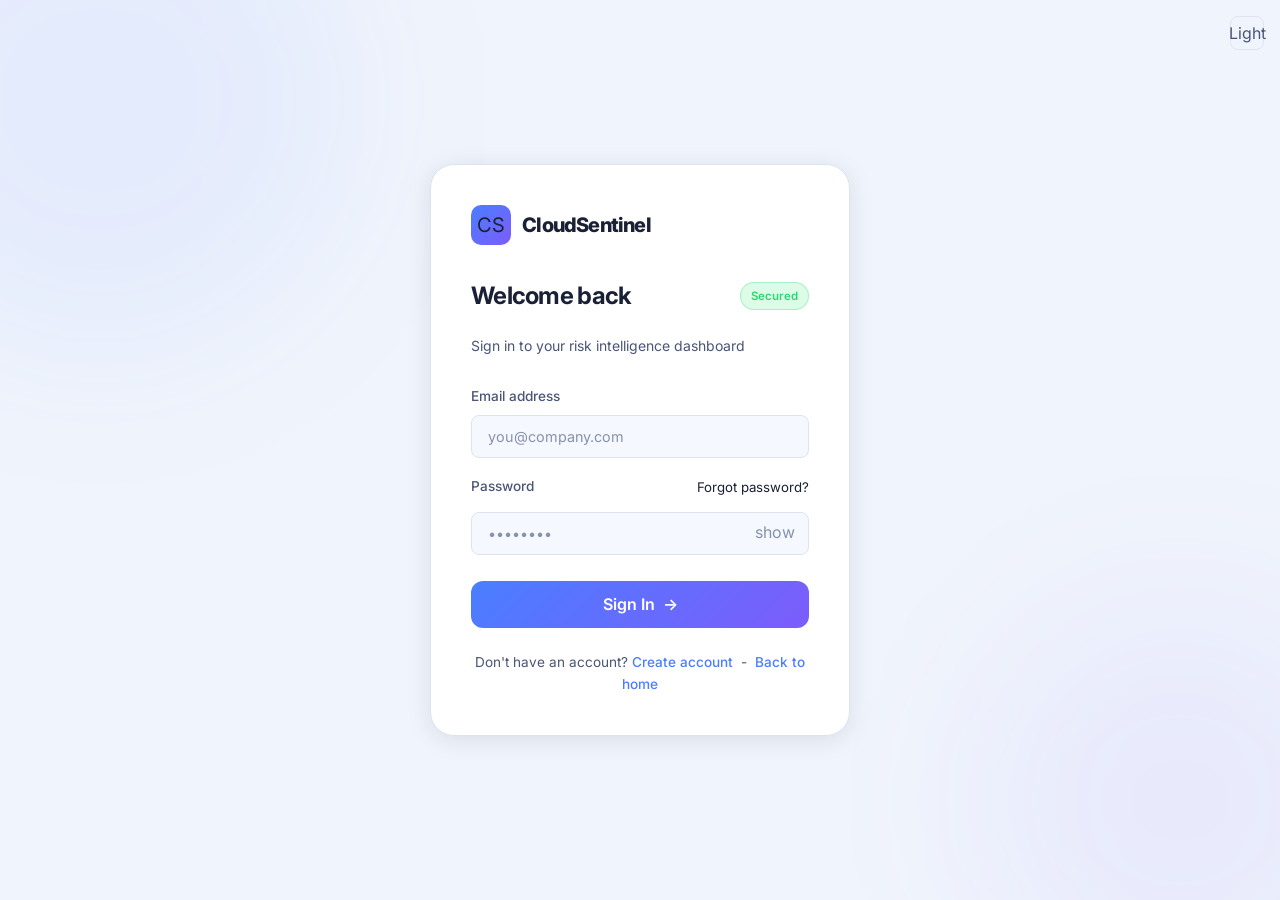
<file: modules/frontend/mobile.html>
<!DOCTYPE html>
<html lang="en">
<head>
  <meta charset="UTF-8">
  <meta name="viewport" content="width=device-width, initial-scale=1.0">
  <meta name="description" content="Mobile Backend Intelligence -- Flutter API monitoring -- CloudSentinel">
  <title>Mobile Backend -- CloudSentinel</title>
  <link rel="preconnect" href="https://fonts.googleapis.com">
  <link href="https://fonts.googleapis.com/css2?family=Inter:wght@300;400;500;600;700;800&display=swap" rel="stylesheet">
  <link rel="stylesheet" href="css/styles.css">
  <script src="js/theme.js"></script>
  <script src="js/env.js"></script>
</head>
<body>

<nav class="navbar">
  <div class="navbar-brand"><div class="logo-icon">CS</div>CloudSentinel</div>
  <div class="navbar-divider"></div>
  <div class="navbar-breadcrumb">
    <a href="dashboard.html">Dashboard</a><span class="sep">&#8250;</span>
    <span class="current">Mobile Backend (Flutter)</span>
  </div>
  <div class="navbar-actions">
    <div class="user-menu" id="user-menu">
      <div class="user-avatar" id="nav-user-avatar">--</div>
      <span class="user-name" id="nav-user-name"></span>
      <span style="color:var(--text-3);font-size:.7rem">&#9660;</span>
      <div class="user-dropdown" id="user-dropdown">
        <div style="padding:.625rem .875rem .5rem;border-bottom:1px solid var(--border);margin-bottom:.375rem;">
          <div style="font-size:.875rem;font-weight:600;color:var(--text)" id="dd-user-name"></div>
          <div style="font-size:.75rem;color:var(--text-2)" id="dd-user-email"></div>
        </div>
        <a href="dashboard.html" class="user-dropdown-item">Dashboard</a>
        <div class="user-dropdown-divider"></div>
        <div class="user-dropdown-item danger" id="logout-btn">Sign Out</div>
      </div>
    </div>
  </div>
</nav>

<div class="page-content">
  <div class="page-header">
    <div class="page-header-left">
      <div class="page-title">Mobile Backend Intelligence (Flutter)</div>
      <div class="page-subtitle">Monitor backend APIs for latency, CORS issues, error rates, and reliability problems affecting mobile users</div>
    </div>
    <div class="page-header-actions" id="header-actions"></div>
  </div>

  <div id="view-connect">
    <div class="info-box mb-3">
      <span class="info-icon">[mob]</span>
      <div>Connect your mobile app's backend to identify latency spikes, missing CORS headers, Lambda errors, and API reliability issues that degrade the Flutter app's user experience.</div>
    </div>
    <div class="grid-2">
      <div class="provider-card" id="mobile-aws-card">
        <div class="provider-logo">AWS</div>
        <div class="provider-name">AWS Mobile Backend</div>
        <div class="provider-desc">Monitor API Gateway and Lambda functions serving your Flutter app. Analyzes CloudWatch metrics for latency, error rates, and CORS configuration.</div>
        <div class="provider-status" id="mobile-aws-status"><span style="color:var(--text-3)">&#9679; Not connected</span></div>
        <button class="btn btn-primary w-full" id="btn-connect-mobile">Connect Backend</button>
      </div>
      <div class="provider-card">
        <div class="provider-logo">FPM</div>
        <div class="provider-name">Flutter Performance Metrics</div>
        <div class="provider-desc">Integrate Firebase Performance Monitoring to correlate backend latency with Flutter app frame rendering times.</div>
        <div class="provider-status"><span style="color:var(--text-3)">&#9679; Coming soon</span></div>
        <button class="btn btn-outline w-full" disabled>Coming Soon</button>
      </div>
    </div>
  </div>

  <div id="view-scan" style="display:none">
    <div class="card" style="text-align:center;padding:3rem 2rem">
      <div class="pulse-ring mb-3"></div>
      <div class="text-lg font-semibold mb-1" id="scan-label">Monitoring mobile backend...</div>
      <div class="text-sm text-muted mb-3" id="scan-sub">Analyzing API latency, Lambda errors and CORS configuration</div>
      <div class="scan-progress-bar" style="max-width:360px;margin:0 auto">
        <div class="scan-progress-fill" id="scan-fill" style="width:0%"></div>
      </div>
    </div>
  </div>

  <div id="view-risks" style="display:none">
    <!-- Stats -->
    <div class="grid-3 mb-3">
      <div class="stat-card"><div class="stat-value blue" id="stat-total">0</div><div class="stat-label">Total Risks</div><div class="stat-change">Last scan: <span id="last-scan-time">--</span></div></div>
      <div class="stat-card"><div class="stat-value high" id="stat-high">0</div><div class="stat-label">High Priority</div><div class="stat-change">User experience impact</div></div>
      <div class="stat-card"><div class="stat-value medium" id="stat-medium">0</div><div class="stat-label">Medium Priority</div><div class="stat-change"><span class="stat-value low" id="stat-low" style="font-size:1.25rem">0</span> Low</div></div>
    </div>

    <!-- Live metrics snapshot (populated from API) -->
    <div class="grid-3 mb-3">
      <div class="card card-sm">
        <div class="text-xs text-dimmer font-semibold mb-1" style="text-transform:uppercase;letter-spacing:.07em">Avg API Latency</div>
        <div class="stat-value" id="metric-latency">--</div>
        <div class="text-xs text-muted mt-1">Threshold: 1000ms</div>
      </div>
      <div class="card card-sm">
        <div class="text-xs text-dimmer font-semibold mb-1" style="text-transform:uppercase;letter-spacing:.07em">5XX Error Rate</div>
        <div class="stat-value" id="metric-5xx">--</div>
        <div class="text-xs text-muted mt-1">Threshold: 5/hr</div>
      </div>
      <div class="card card-sm">
        <div class="text-xs text-dimmer font-semibold mb-1" style="text-transform:uppercase;letter-spacing:.07em">4XX Error Rate</div>
        <div class="stat-value" id="metric-4xx">--</div>
        <div class="text-xs text-muted mt-1">Threshold: 50/hr</div>
      </div>
    </div>

    <div class="card" style="padding:0;overflow:hidden">
      <div style="padding:1.25rem 1.5rem;border-bottom:1px solid var(--border);display:flex;align-items:center;justify-content:space-between;flex-wrap:wrap;gap:.75rem">
        <div><div class="card-title">Mobile Backend Risk Findings</div><div class="card-subtitle">Latency &middot; CORS &middot; Lambda errors &middot; Error rates</div></div>
        <div class="flex gap-1">
          <div class="filter-tabs">
            <button class="filter-tab active" onclick="filterRisks('All',this)">All</button>
            <button class="filter-tab" onclick="filterRisks('High',this)">High</button>
            <button class="filter-tab" onclick="filterRisks('Medium',this)">Medium</button>
            <button class="filter-tab" onclick="filterRisks('Low',this)">Low</button>
          </div>
          <button class="btn btn-outline btn-sm" onclick="startScan()">Rescan</button>
        </div>
      </div>
      <div style="padding:1.25rem;display:flex;flex-direction:column;gap:.875rem" id="risk-list"></div>
    </div>

    <div class="disconnect-panel mt-3">
      <div><div class="disconnect-panel-title">Disconnect Mobile Backend</div><div class="disconnect-panel-text">Remove scanner access by deleting the CloudSentinel-Scanner stack. The Flutter app will be unaffected.</div></div>
      <button class="btn btn-danger" onclick="performDisconnect()">Disconnect</button>
    </div>
  </div>
</div>

<div class="modal-overlay" id="modal-mobile">
  <div class="modal" style="max-width:560px">
    <div class="modal-header">
      <div><div class="modal-title">Connect Mobile Backend</div><div class="modal-subtitle" id="mob-modal-sub">Step 1 of 2 — AWS Account access</div></div>
      <span class="modal-close" onclick="closeModal('modal-mobile')">X</span>
    </div>
    <div class="modal-body">

      <!-- Step 1: Account credentials -->
      <div id="mob-step-1">
        <div class="info-box mb-3" style="border-color:var(--accent)">
          <span class="info-icon">&#9888;</span>
          <div>
            CloudSentinel needs <strong>read-only access</strong> to scan Cognito User Pools, Lambda health, IAM roles, and CloudWatch metrics.
            Deploy the scanner stack once — same stack as Cloud Infrastructure module.
            <br><br>
            <strong>Already connected Cloud Infrastructure?</strong> No new stack needed — same role is reused.
          </div>
        </div>
        <div style="margin-bottom:1rem">
          <a id="cfn-deploy-link" href="#"
             target="_blank" class="btn btn-outline w-full" style="justify-content:center">
            &#9654; Deploy CloudSentinel Scanner Stack (if not done)
          </a>
          <div class="form-hint" style="text-align:center;margin-top:.4rem">Opens AWS CloudFormation — takes ~30 seconds</div>
        </div>
        <script>
          (function(){
            var tpl = window.ENV_CFN_TEMPLATE_URL || '';
            if (tpl) {
              document.getElementById('cfn-deploy-link').href =
                'https://console.aws.amazon.com/cloudformation/home#/stacks/create/review?templateURL='
                + encodeURIComponent(tpl) + '&stackName=CloudSentinel-Scanner';
            }
          })();
        </script>
        <div class="form-group">
          <label class="form-label">AWS Account ID</label>
          <input class="form-input" id="mobile-account-id" placeholder="123456789012" maxlength="12" autocomplete="off">
          <span class="form-hint">12-digit number — top-right of AWS console</span>
        </div>
        <div class="form-group">
          <label class="form-label">AWS Region (where your backend runs)</label>
          <select class="form-input" id="mobile-region">
            <option value="us-east-1">us-east-1 — US East (N. Virginia)</option>
            <option value="us-east-2">us-east-2 — US East (Ohio)</option>
            <option value="us-west-1">us-west-1 — US West (N. California)</option>
            <option value="us-west-2">us-west-2 — US West (Oregon)</option>
            <option value="ap-south-1">ap-south-1 — Asia Pacific (Mumbai)</option>
            <option value="ap-southeast-1">ap-southeast-1 — Asia Pacific (Singapore)</option>
            <option value="ap-southeast-2">ap-southeast-2 — Asia Pacific (Sydney)</option>
            <option value="ap-northeast-1">ap-northeast-1 — Asia Pacific (Tokyo)</option>
            <option value="ap-northeast-2">ap-northeast-2 — Asia Pacific (Seoul)</option>
            <option value="eu-west-1">eu-west-1 — Europe (Ireland)</option>
            <option value="eu-west-2">eu-west-2 — Europe (London)</option>
            <option value="eu-central-1">eu-central-1 — Europe (Frankfurt)</option>
            <option value="eu-north-1">eu-north-1 — Europe (Stockholm)</option>
            <option value="sa-east-1">sa-east-1 — South America (São Paulo)</option>
            <option value="ca-central-1">ca-central-1 — Canada (Central)</option>
          </select>
        </div>
      </div>

      <!-- Step 2: API URL for real-time testing -->
      <div id="mob-step-2" style="display:none">
        <div class="info-box mb-3">
          <span class="info-icon">&#9889;</span>
          <div>
            CloudSentinel will make <strong>live HTTP calls</strong> to your mobile API to measure real latency,
            verify authentication is enforced, and test rate limiting.
          </div>
        </div>
        <div class="form-group">
          <label class="form-label">Mobile API Base URL <span style="color:var(--text-2);font-weight:400">(for live testing)</span></label>
          <input class="form-input" id="mobile-api-url" placeholder="https://xxxxxxx.execute-api.us-east-1.amazonaws.com/prod" autocomplete="off">
          <span class="form-hint">This is the API your Flutter/React Native app calls</span>
        </div>
        <div class="form-group">
          <label class="form-label">Latency Alert Threshold (ms)</label>
          <input class="form-input" id="mobile-threshold" type="number" value="1000" min="100" max="10000">
          <span class="form-hint">Mobile users expect &lt;1000ms — flag when live response exceeds this</span>
        </div>
        <label class="checkbox-group">
          <input type="checkbox" id="mobile-consent">
          <span class="form-hint">I authorize CloudSentinel to read my AWS backend config, make test HTTP requests to my mobile API, and read CloudWatch metrics for security and performance analysis.</span>
        </label>
      </div>

    </div>
    <div class="modal-footer">
      <button class="btn btn-outline" id="mob-btn-back" style="display:none" onclick="mobGoBack()">&larr; Back</button>
      <button class="btn btn-outline" onclick="closeModal('modal-mobile')">Cancel</button>
      <button class="btn btn-primary" id="mob-btn-next" onclick="mobNextStep()">Next &rarr;</button>
    </div>
  </div>
</div>


<button id="chatbot-fab" title="Ask AI about mobile backend risks">AI</button>
<div id="chatbot-panel">
  <div class="chatbot-header">
    <div class="chatbot-header-icon">AI</div>
    <div class="chatbot-header-info"><div class="chatbot-header-title">CloudSentinel AI</div><div class="chatbot-header-sub">Online</div></div>
    <span class="chatbot-close" id="chatbot-close">X</span>
  </div>
  <div class="chatbot-messages" id="chatbot-messages"></div>
  <div class="chatbot-input-area">
    <input class="chatbot-input" id="chatbot-input" placeholder="e.g. Why is my API so slow?" type="text">
    <button class="chatbot-send" id="chatbot-send">-></button>
  </div>
</div>
<div id="toast-container"></div>

<script src="js/auth.js"></script>
<script src="js/app.js"></script>
<script src="js/session.js"></script>
<script src="js/global-connect.js"></script>
<script src="js/mobile.js"></script>
</body>
</html>
</file>
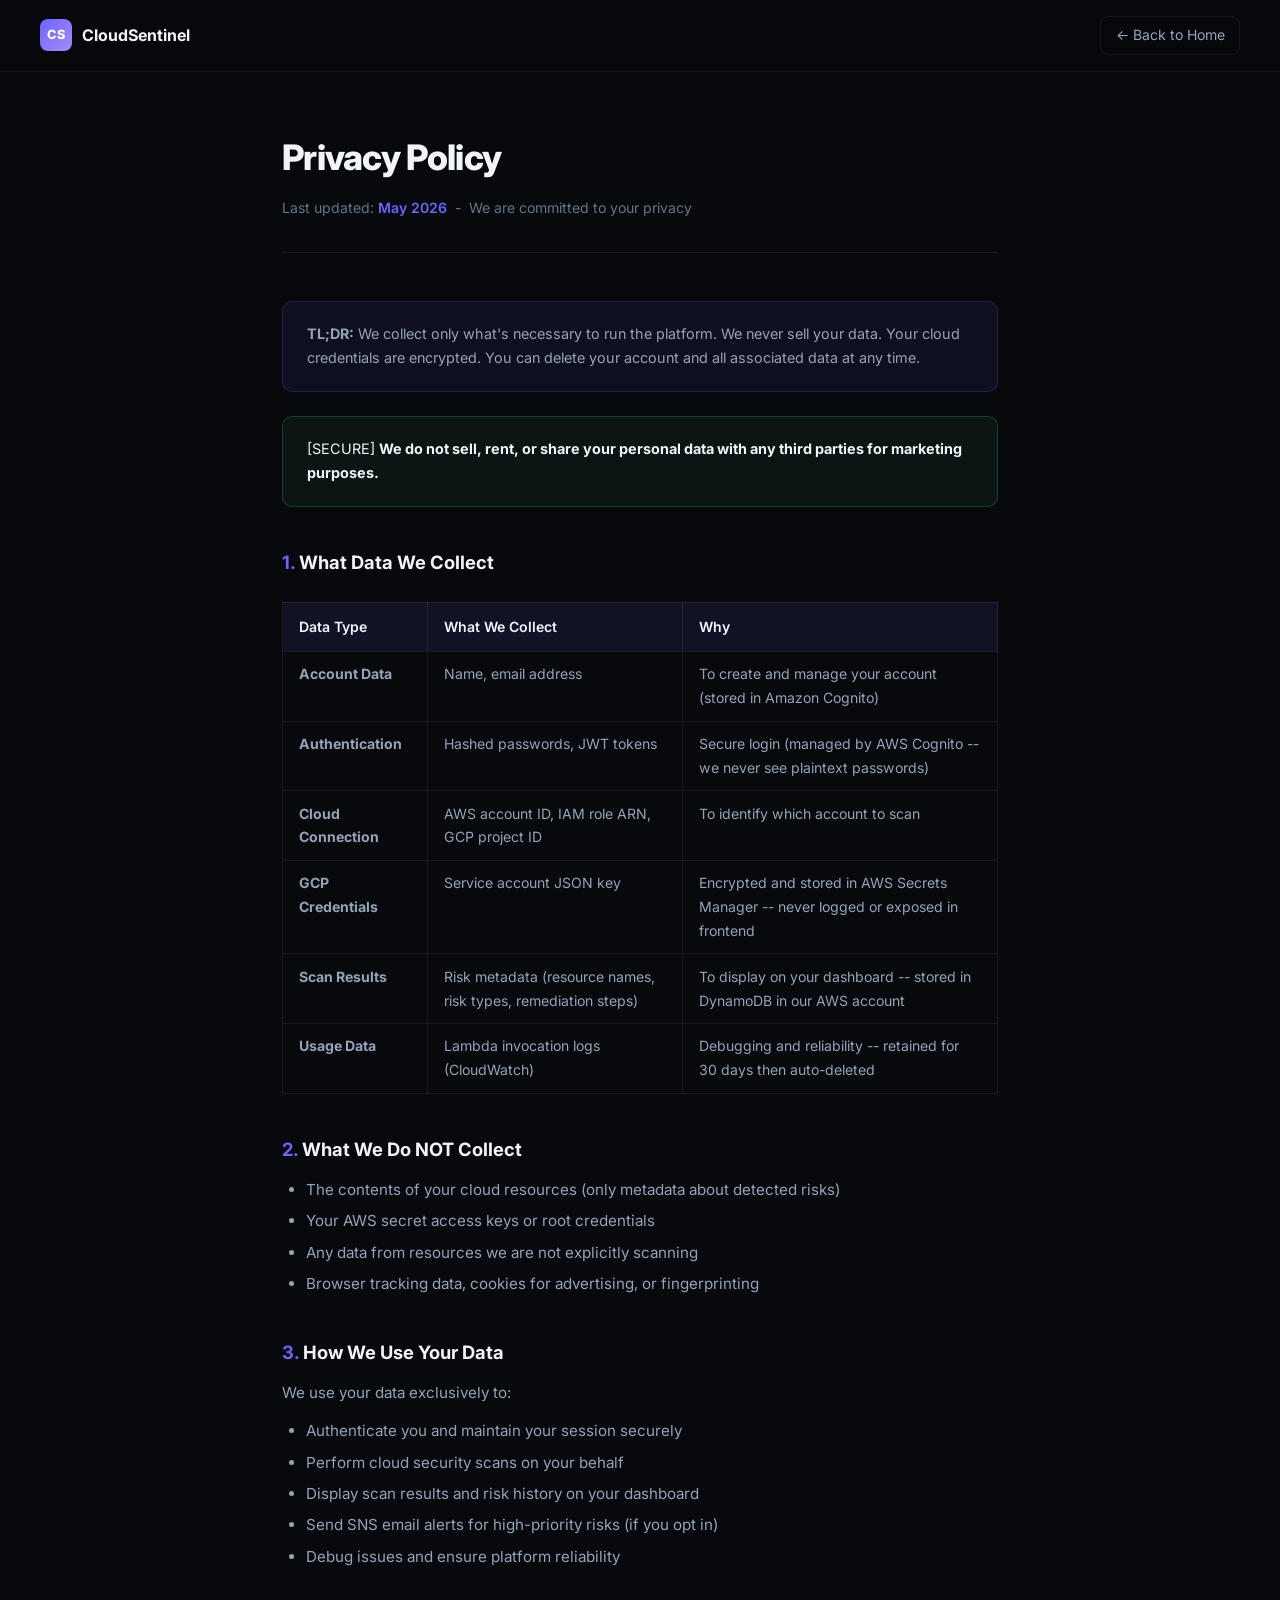
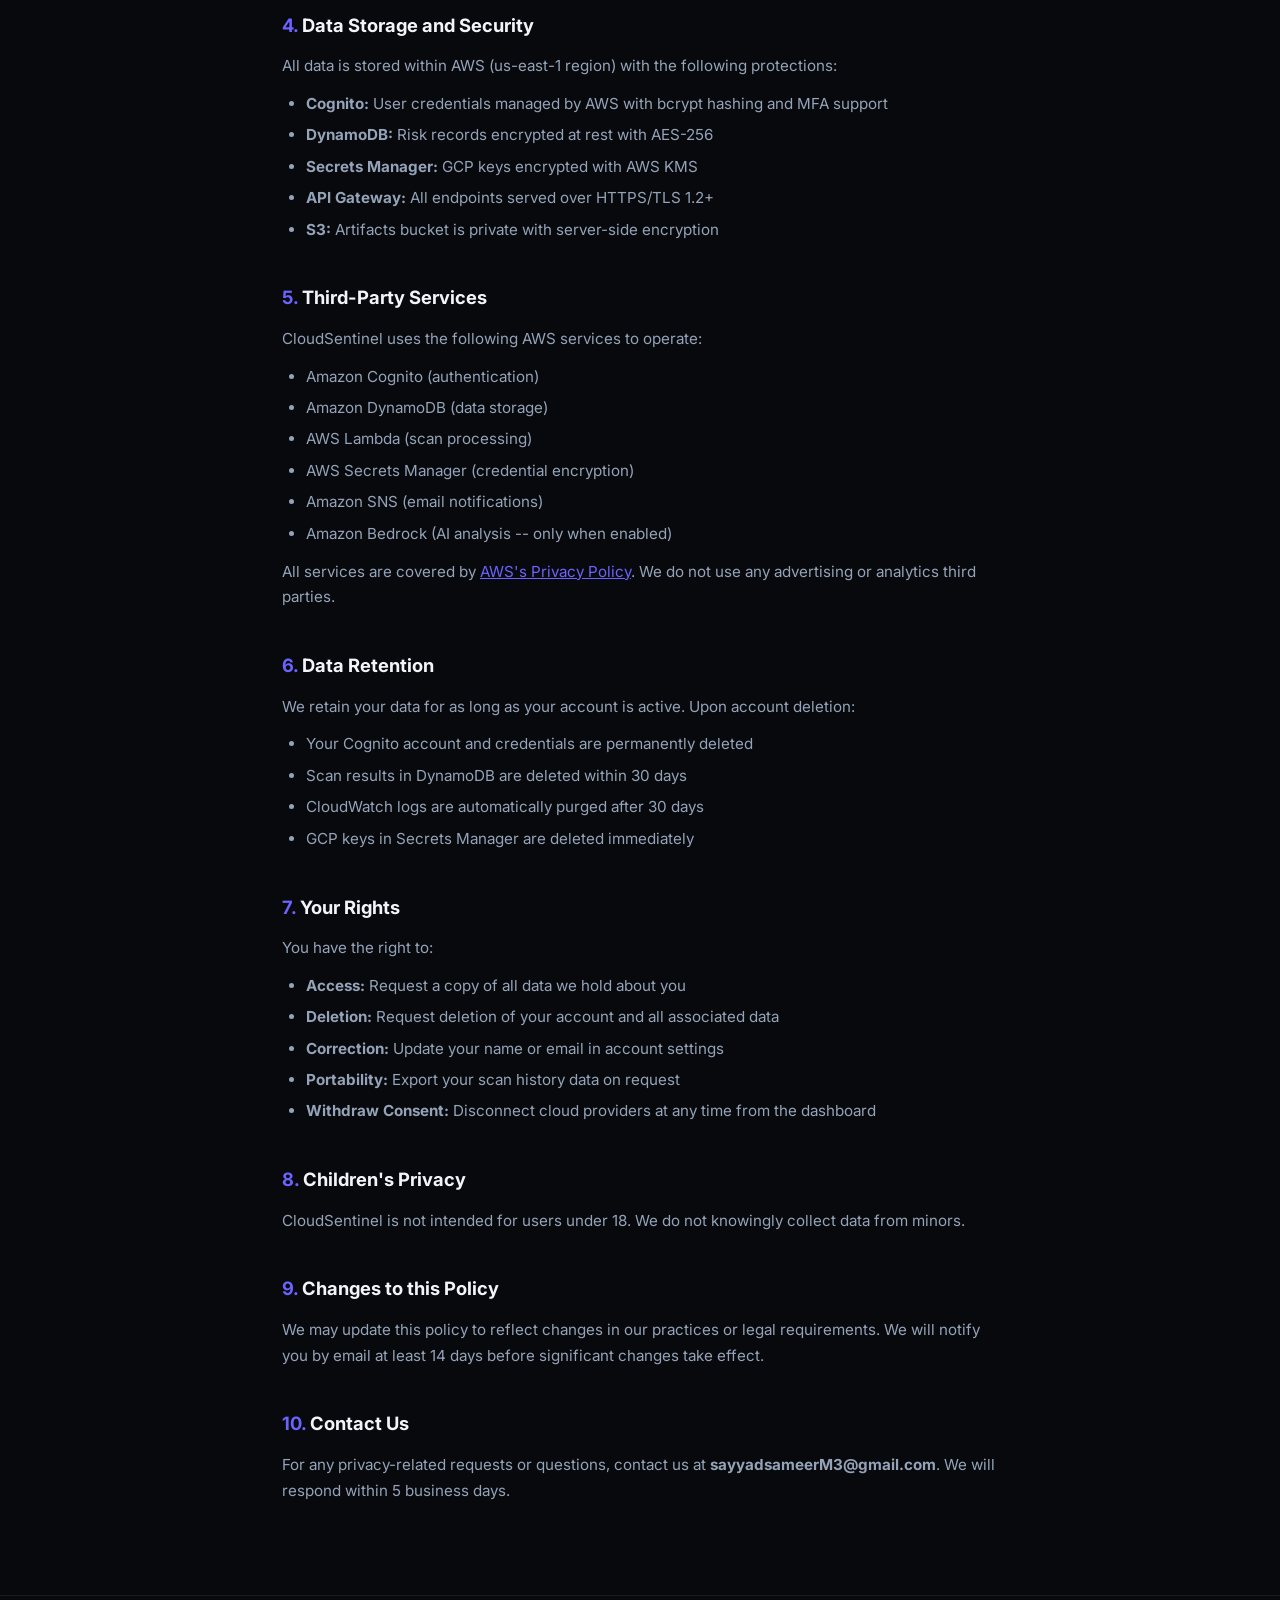
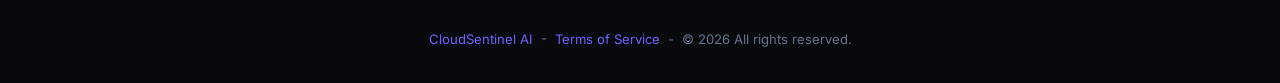
<file: modules/frontend/privacy.html>
<!DOCTYPE html>
<html lang="en">
<head>
  <meta charset="UTF-8">
  <meta name="viewport" content="width=device-width, initial-scale=1.0">
  <title>Privacy Policy -- CloudSentinel AI</title>
  <link rel="preconnect" href="https://fonts.googleapis.com">
  <link href="https://fonts.googleapis.com/css2?family=Inter:wght@300;400;500;600;700&display=swap" rel="stylesheet">
  <style>
    :root{--bg:#08090d;--bg2:#0f1117;--border:rgba(255,255,255,0.07);--accent:#6c63ff;--text:#f1f5f9;--text2:#94a3b8;--text3:#64748b}
    *{box-sizing:border-box;margin:0;padding:0}
    body{font-family:'Inter',sans-serif;background:var(--bg);color:var(--text);line-height:1.7}
    .nav{position:fixed;top:0;left:0;right:0;z-index:100;display:flex;align-items:center;justify-content:space-between;padding:1rem 2.5rem;background:rgba(8,9,13,0.9);backdrop-filter:blur(20px);border-bottom:1px solid var(--border)}
    .nav-logo{display:flex;align-items:center;gap:.6rem;text-decoration:none}
    .nav-logo-icon{width:32px;height:32px;border-radius:8px;background:linear-gradient(135deg,#6c63ff,#a78bfa);display:flex;align-items:center;justify-content:center;font-weight:800;font-size:.8rem;color:white}
    .nav-logo-name{font-weight:700;font-size:1rem;color:var(--text)}
    .back-link{color:var(--text2);text-decoration:none;font-size:.88rem;padding:.4rem .9rem;border:1px solid var(--border);border-radius:8px;transition:all .2s}
    .back-link:hover{color:var(--text);border-color:rgba(255,255,255,0.2)}
    .page{max-width:780px;margin:0 auto;padding:8rem 2rem 5rem}
    .page-header{margin-bottom:3rem;padding-bottom:2rem;border-bottom:1px solid var(--border)}
    .page-title{font-size:2.2rem;font-weight:800;letter-spacing:-.02em;margin-bottom:.5rem}
    .page-meta{font-size:.88rem;color:var(--text3)}
    .page-meta span{color:var(--accent);font-weight:600}
    h2{font-size:1.15rem;font-weight:700;margin:2.5rem 0 .75rem;color:var(--text)}
    h2::before{content:counter(section) ". ";counter-increment:section;color:var(--accent)}
    .content{counter-reset:section}
    p{color:var(--text2);margin-bottom:.75rem;font-size:.95rem}
    ul{color:var(--text2);font-size:.95rem;padding-left:1.5rem;margin-bottom:.75rem}
    li{margin-bottom:.35rem}
    table{width:100%;border-collapse:collapse;margin:1.5rem 0;font-size:.88rem}
    th{background:rgba(108,99,255,0.1);color:var(--text);padding:.75rem 1rem;text-align:left;font-weight:600;border:1px solid var(--border)}
    td{padding:.65rem 1rem;border:1px solid var(--border);color:var(--text2);vertical-align:top}
    tr:hover td{background:rgba(255,255,255,0.02)}
    .highlight{background:rgba(108,99,255,0.08);border:1px solid rgba(108,99,255,0.2);border-radius:10px;padding:1.25rem 1.5rem;margin:1.5rem 0}
    .highlight p{margin:0;font-size:.9rem}
    .no-sell{background:rgba(74,222,128,0.06);border:1px solid rgba(74,222,128,0.2);border-radius:10px;padding:1.25rem 1.5rem;margin:1.5rem 0}
    .no-sell p{margin:0;font-size:.9rem;color:var(--text)}
    footer{text-align:center;padding:2rem;color:var(--text3);font-size:.82rem;border-top:1px solid var(--border)}
    footer a{color:var(--accent);text-decoration:none}
  </style>
</head>
<body>
<nav class="nav">
  <a href="landing.html" class="nav-logo">
    <div class="nav-logo-icon">CS</div>
    <span class="nav-logo-name">CloudSentinel</span>
  </a>
  <a href="landing.html" class="back-link"><- Back to Home</a>
</nav>

<div class="page">
  <div class="page-header">
    <div class="page-title">Privacy Policy</div>
    <div class="page-meta">Last updated: <span>May 2026</span> &nbsp;-&nbsp; We are committed to your privacy</div>
  </div>

  <div class="highlight">
    <p><strong>TL;DR:</strong> We collect only what's necessary to run the platform. We never sell your data. Your cloud credentials are encrypted. You can delete your account and all associated data at any time.</p>
  </div>

  <div class="no-sell">
    <p>[SECURE] <strong>We do not sell, rent, or share your personal data with any third parties for marketing purposes.</strong></p>
  </div>

  <div class="content">
    <h2>What Data We Collect</h2>
    <table>
      <tr><th>Data Type</th><th>What We Collect</th><th>Why</th></tr>
      <tr>
        <td><strong>Account Data</strong></td>
        <td>Name, email address</td>
        <td>To create and manage your account (stored in Amazon Cognito)</td>
      </tr>
      <tr>
        <td><strong>Authentication</strong></td>
        <td>Hashed passwords, JWT tokens</td>
        <td>Secure login (managed by AWS Cognito -- we never see plaintext passwords)</td>
      </tr>
      <tr>
        <td><strong>Cloud Connection</strong></td>
        <td>AWS account ID, IAM role ARN, GCP project ID</td>
        <td>To identify which account to scan</td>
      </tr>
      <tr>
        <td><strong>GCP Credentials</strong></td>
        <td>Service account JSON key</td>
        <td>Encrypted and stored in AWS Secrets Manager -- never logged or exposed in frontend</td>
      </tr>
      <tr>
        <td><strong>Scan Results</strong></td>
        <td>Risk metadata (resource names, risk types, remediation steps)</td>
        <td>To display on your dashboard -- stored in DynamoDB in our AWS account</td>
      </tr>
      <tr>
        <td><strong>Usage Data</strong></td>
        <td>Lambda invocation logs (CloudWatch)</td>
        <td>Debugging and reliability -- retained for 30 days then auto-deleted</td>
      </tr>
    </table>

    <h2>What We Do NOT Collect</h2>
    <ul>
      <li>The contents of your cloud resources (only metadata about detected risks)</li>
      <li>Your AWS secret access keys or root credentials</li>
      <li>Any data from resources we are not explicitly scanning</li>
      <li>Browser tracking data, cookies for advertising, or fingerprinting</li>
    </ul>

    <h2>How We Use Your Data</h2>
    <p>We use your data exclusively to:</p>
    <ul>
      <li>Authenticate you and maintain your session securely</li>
      <li>Perform cloud security scans on your behalf</li>
      <li>Display scan results and risk history on your dashboard</li>
      <li>Send SNS email alerts for high-priority risks (if you opt in)</li>
      <li>Debug issues and ensure platform reliability</li>
    </ul>

    <h2>Data Storage and Security</h2>
    <p>All data is stored within AWS (us-east-1 region) with the following protections:</p>
    <ul>
      <li><strong>Cognito:</strong> User credentials managed by AWS with bcrypt hashing and MFA support</li>
      <li><strong>DynamoDB:</strong> Risk records encrypted at rest with AES-256</li>
      <li><strong>Secrets Manager:</strong> GCP keys encrypted with AWS KMS</li>
      <li><strong>API Gateway:</strong> All endpoints served over HTTPS/TLS 1.2+</li>
      <li><strong>S3:</strong> Artifacts bucket is private with server-side encryption</li>
    </ul>

    <h2>Third-Party Services</h2>
    <p>CloudSentinel uses the following AWS services to operate:</p>
    <ul>
      <li>Amazon Cognito (authentication)</li>
      <li>Amazon DynamoDB (data storage)</li>
      <li>AWS Lambda (scan processing)</li>
      <li>AWS Secrets Manager (credential encryption)</li>
      <li>Amazon SNS (email notifications)</li>
      <li>Amazon Bedrock (AI analysis -- only when enabled)</li>
    </ul>
    <p>All services are covered by <a href="https://aws.amazon.com/privacy/" target="_blank" style="color:var(--accent)">AWS's Privacy Policy</a>. We do not use any advertising or analytics third parties.</p>

    <h2>Data Retention</h2>
    <p>We retain your data for as long as your account is active. Upon account deletion:</p>
    <ul>
      <li>Your Cognito account and credentials are permanently deleted</li>
      <li>Scan results in DynamoDB are deleted within 30 days</li>
      <li>CloudWatch logs are automatically purged after 30 days</li>
      <li>GCP keys in Secrets Manager are deleted immediately</li>
    </ul>

    <h2>Your Rights</h2>
    <p>You have the right to:</p>
    <ul>
      <li><strong>Access:</strong> Request a copy of all data we hold about you</li>
      <li><strong>Deletion:</strong> Request deletion of your account and all associated data</li>
      <li><strong>Correction:</strong> Update your name or email in account settings</li>
      <li><strong>Portability:</strong> Export your scan history data on request</li>
      <li><strong>Withdraw Consent:</strong> Disconnect cloud providers at any time from the dashboard</li>
    </ul>

    <h2>Children's Privacy</h2>
    <p>CloudSentinel is not intended for users under 18. We do not knowingly collect data from minors.</p>

    <h2>Changes to this Policy</h2>
    <p>We may update this policy to reflect changes in our practices or legal requirements. We will notify you by email at least 14 days before significant changes take effect.</p>

    <h2>Contact Us</h2>
    <p>For any privacy-related requests or questions, contact us at <strong>sayyadsameerM3@gmail.com</strong>. We will respond within 5 business days.</p>
  </div>
</div>

<footer>
  <a href="landing.html">CloudSentinel AI</a> &nbsp;-&nbsp;
  <a href="terms.html">Terms of Service</a> &nbsp;-&nbsp;
  &copy; 2026 All rights reserved.
</footer>
</body>
</html>
</file>
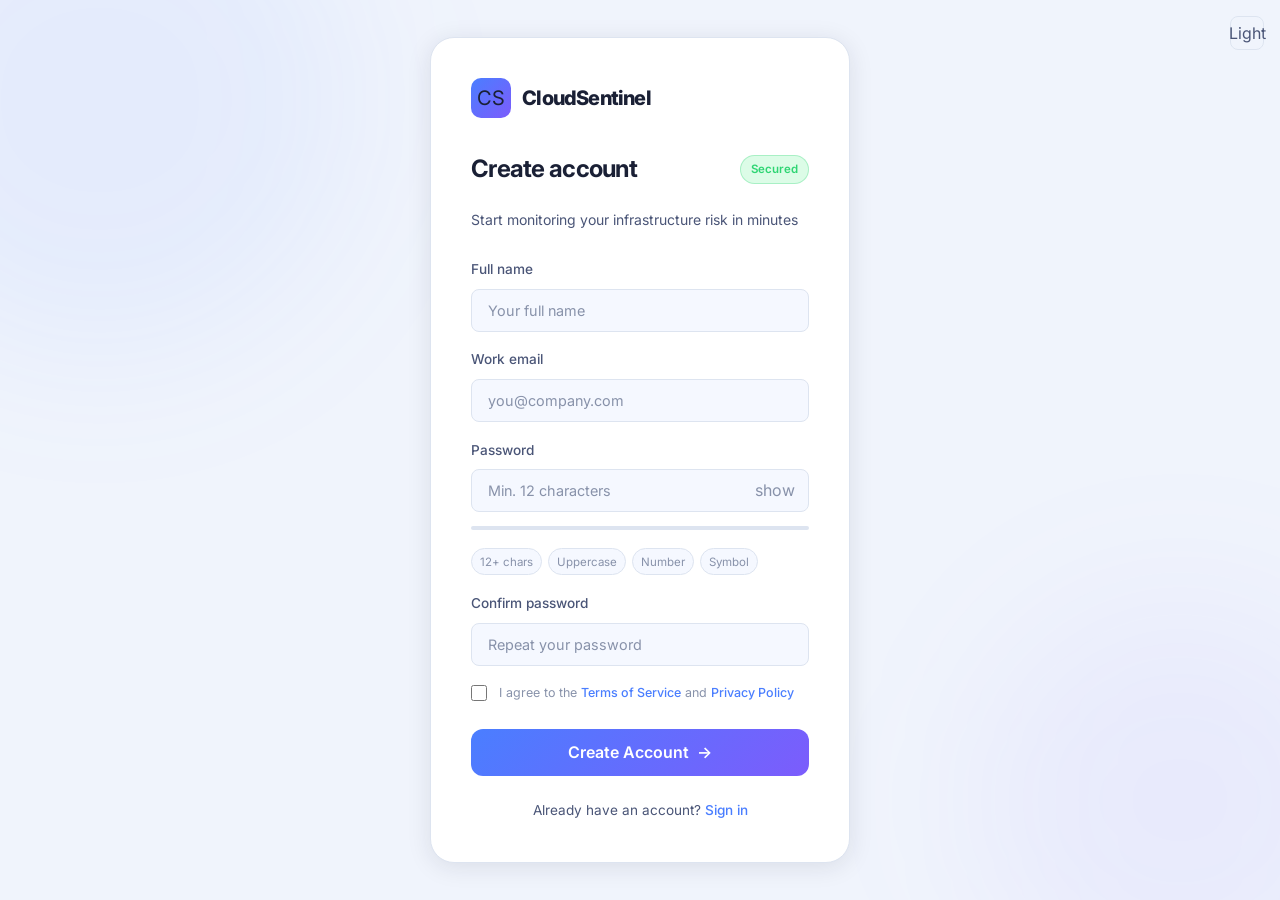
<file: modules/frontend/signup.html>
<!DOCTYPE html>
<html lang="en">
<head>
  <meta charset="UTF-8">
  <meta name="viewport" content="width=device-width, initial-scale=1.0">
  <meta name="description" content="Create your CloudSentinel account">
  <title>Create Account -- CloudSentinel</title>
  <link rel="preconnect" href="https://fonts.googleapis.com">
  <link href="https://fonts.googleapis.com/css2?family=Inter:wght@300;400;500;600;700;800&display=swap" rel="stylesheet">
  <link rel="stylesheet" href="css/styles.css">
  <script src="js/theme.js"></script>
  <script src="js/env.js"></script>
</head>
<body>

<div style="position:fixed;top:1rem;right:1rem;z-index:100">
  <button class="theme-toggle-btn" onclick="toggleTheme()" id="theme-toggle">Light</button>
</div>

<div class="auth-page">
  <div class="auth-bg-orb auth-bg-orb-1"></div>
  <div class="auth-bg-orb auth-bg-orb-2"></div>

  <div class="auth-card">
    <div class="auth-logo">
      <div class="auth-logo-icon">CS</div>
      <span class="auth-logo-name">CloudSentinel</span>
    </div>

    <div class="flex items-center justify-between" style="margin-bottom:1.25rem">
      <h1 class="auth-heading" style="margin-bottom:0">Create account</h1>
      <span class="security-pill">Secured</span>
    </div>
    <p class="auth-sub">Start monitoring your infrastructure risk in minutes</p>

    <div class="auth-error" id="auth-error"></div>

    <form class="auth-form" id="signup-form" novalidate autocomplete="off">
      <div class="form-group">
        <label class="form-label" for="name">Full name</label>
        <input class="form-input" id="name" type="text" placeholder="Your full name" autocomplete="name" required>
        <span class="form-error" id="name-err">Please enter your full name</span>
      </div>

      <div class="form-group">
        <label class="form-label" for="email">Work email</label>
        <input class="form-input" id="email" type="email" placeholder="you@company.com" autocomplete="email" required>
        <span class="form-error" id="email-err">Please enter a valid email address</span>
      </div>

      <div class="form-group">
        <label class="form-label" for="password">Password</label>
        <div class="input-group">
          <input class="form-input" id="password" type="password" placeholder="Min. 12 characters" autocomplete="new-password" required>
          <span class="input-icon" id="toggle-pw">show</span>
        </div>
        <!-- Strength meter -->
        <div class="pw-strength">
          <div class="pw-strength-bar">
            <div class="pw-strength-fill" id="pw-fill"></div>
          </div>
          <div class="pw-strength-label" id="pw-label"></div>
        </div>
        <!-- Requirements -->
        <ul class="pw-requirements">
          <li class="pw-req" id="req-len">12+ chars</li>
          <li class="pw-req" id="req-upper">Uppercase</li>
          <li class="pw-req" id="req-num">Number</li>
          <li class="pw-req" id="req-sym">Symbol</li>
        </ul>
      </div>

      <div class="form-group">
        <label class="form-label" for="confirm-password">Confirm password</label>
        <input class="form-input" id="confirm-password" type="password" placeholder="Repeat your password" autocomplete="new-password" required>
        <span class="form-error" id="confirm-err">Passwords do not match</span>
      </div>

      <div class="form-group">
        <label class="checkbox-group">
          <input type="checkbox" id="tos">
          <span class="form-hint">I agree to the <a href="terms.html" target="_blank" class="auth-link">Terms of Service</a> and <a href="privacy.html" target="_blank" class="auth-link">Privacy Policy</a></span>
        </label>
      </div>

      <button type="submit" class="btn btn-gradient btn-lg w-full auth-submit" id="signup-btn">
        <span id="btn-text">Create Account</span>
        <span>-></span>
      </button>
    </form>

    <p class="auth-footer">
      Already have an account? <a href="index.html" class="auth-link">Sign in</a>
    </p>

    <!-- Step 2: Verify email code (hidden until registration succeeds) -->
    <div id="verify-step" style="display:none">
      <div style="text-align:center;margin-bottom:1.5rem">
        <div style="font-size:2.5rem;margin-bottom:.5rem">[MAIL]</div>
        <h2 class="auth-heading" style="margin-bottom:.5rem">Check your email</h2>
        <p class="auth-sub">We sent a 6-digit code to <strong id="verify-email-display"></strong></p>
      </div>

      <div class="auth-error" id="verify-error"></div>

      <form class="auth-form" id="verify-form" novalidate>
        <div class="form-group">
          <label class="form-label" for="verify-code">Verification code</label>
          <input class="form-input" id="verify-code" type="text"
            inputmode="numeric" maxlength="6"
            placeholder="123456" autocomplete="one-time-code" required
            style="font-size:1.5rem;letter-spacing:.5rem;text-align:center">
          <span class="form-error" id="code-err">Please enter the 6-digit code</span>
        </div>

        <button type="submit" class="btn btn-gradient btn-lg w-full auth-submit" id="verify-btn">
          <span id="verify-btn-text">Confirm Account</span>
          <span>-></span>
        </button>
      </form>

      <p class="auth-footer" style="margin-top:1.25rem">
        Wrong email? <a href="signup.html" class="auth-link">Start over</a>
      </p>
    </div>

  </div>
</div>

<div id="toast-container"></div>

<script src="js/auth.js"></script>
<script>
  if (getSession()) window.location.href = 'dashboard.html';

  const emailRe = /^[^\s@]+@[^\s@]+\.[^\s@]{2,}$/;

  /* ── Password toggle ── */
  document.getElementById('toggle-pw').addEventListener('click', function () {
    const pw = document.getElementById('password');
    pw.type = pw.type === 'password' ? 'text' : 'password';
    this.textContent = pw.type === 'password' ? 'show' : 'hide';
  });

  /* ── Password strength meter ── */
  const pwInput = document.getElementById('password');
  const reqs = {
    'req-len':   pw => pw.length >= 12,
    'req-upper': pw => /[A-Z]/.test(pw),
    'req-num':   pw => /[0-9]/.test(pw),
    'req-sym':   pw => /[^A-Za-z0-9]/.test(pw),
  };

  function calcStrength(pw) {
    const passed = Object.values(reqs).filter(fn => fn(pw)).length;
    if (passed === 0 && pw.length === 0) return null;
    if (passed <= 1) return 'weak';
    if (passed === 2) return 'fair';
    if (passed === 3) return 'good';
    return 'strong';
  }

  pwInput.addEventListener('input', () => {
    const pw = pwInput.value;
    Object.entries(reqs).forEach(([id, fn]) => {
      document.getElementById(id)?.classList.toggle('met', fn(pw));
    });
    const strength = calcStrength(pw);
    const fill  = document.getElementById('pw-fill');
    const label = document.getElementById('pw-label');
    if (!strength) { fill.className = 'pw-strength-fill'; label.textContent = ''; return; }
    fill.className = `pw-strength-fill ${strength}`;
    const labels = {
      weak:   'Weak -- add length and complexity',
      fair:   'Fair -- add symbols or uppercase',
      good:   'Good -- one more improvement needed',
      strong: 'Strong',
    };
    label.className   = `pw-strength-label ${strength}`;
    label.textContent = labels[strength];
  });

  /* ── Confirm password live check ── */
  document.getElementById('confirm-password').addEventListener('input', function () {
    const err = document.getElementById('confirm-err');
    if (this.value && this.value !== pwInput.value) {
      this.classList.add('error');
      err.classList.add('show');
    } else {
      this.classList.remove('error');
      err.classList.remove('show');
    }
  });

  /* ── Submit signup ── */
  let _pendingEmail = '';

  document.getElementById('signup-form').addEventListener('submit', async function (e) {
    e.preventDefault();
    const name    = document.getElementById('name').value.trim();
    const email   = document.getElementById('email').value.trim();
    const pw      = document.getElementById('password').value;
    const confirm = document.getElementById('confirm-password').value;
    const tos     = document.getElementById('tos').checked;
    const errEl   = document.getElementById('auth-error');
    const btn     = document.getElementById('signup-btn');
    const btnText = document.getElementById('btn-text');

    errEl.classList.remove('show');
    let valid = true;

    if (!name) { document.getElementById('name-err').classList.add('show'); valid = false; }
    else document.getElementById('name-err').classList.remove('show');

    if (!email || !emailRe.test(email)) { document.getElementById('email-err').classList.add('show'); valid = false; }
    else document.getElementById('email-err').classList.remove('show');

    if (!calcStrength(pw) || calcStrength(pw) === 'weak') {
      errEl.textContent = 'Password is too weak. Use 12+ characters with uppercase, numbers, and symbols.';
      errEl.classList.add('show');
      valid = false;
    }
    if (pw !== confirm) { document.getElementById('confirm-err').classList.add('show'); valid = false; }
    if (!tos) { errEl.textContent = 'Please agree to the Terms of Service to continue.'; errEl.classList.add('show'); valid = false; }
    if (!valid) return;

    btn.disabled = true;
    btnText.textContent = 'Creating account...';
    try {
      const result = await register(name, email, pw);
      if (result && result.pending) {
        /* Show verification code step */
        _pendingEmail = result.email;
        document.getElementById('signup-form').style.display = 'none';
        document.getElementById('verify-email-display').textContent = result.email;
        document.getElementById('verify-step').style.display = 'block';
      } else if (result) {
        window.location.href = 'dashboard.html';
      }
    } catch (err) {
      errEl.textContent   = err.message || 'Registration failed. Please try again.';
      errEl.classList.add('show');
      btn.disabled        = false;
      btnText.textContent = 'Create Account';
    }
  });

  /* ── Submit verification code ── */
  document.getElementById('verify-form').addEventListener('submit', async function (e) {
    e.preventDefault();
    const code   = document.getElementById('verify-code').value.trim();
    const errEl  = document.getElementById('verify-error');
    const btn    = document.getElementById('verify-btn');
    const btnTxt = document.getElementById('verify-btn-text');

    errEl.classList.remove('show');
    if (!code || code.length < 6) {
      document.getElementById('code-err').classList.add('show');
      return;
    }
    document.getElementById('code-err').classList.remove('show');

    btn.disabled = true;
    btnTxt.textContent = 'Confirming...';
    try {
      await confirmSignUp(_pendingEmail, code);
      window.location.href = 'index.html?verified=1';
    } catch (err) {
      errEl.textContent = err.message || 'Invalid code. Please try again.';
      errEl.classList.add('show');
      btn.disabled = false;
      btnTxt.textContent = 'Confirm Account';
    }
  });
</script>
</body>
</html>
</file>
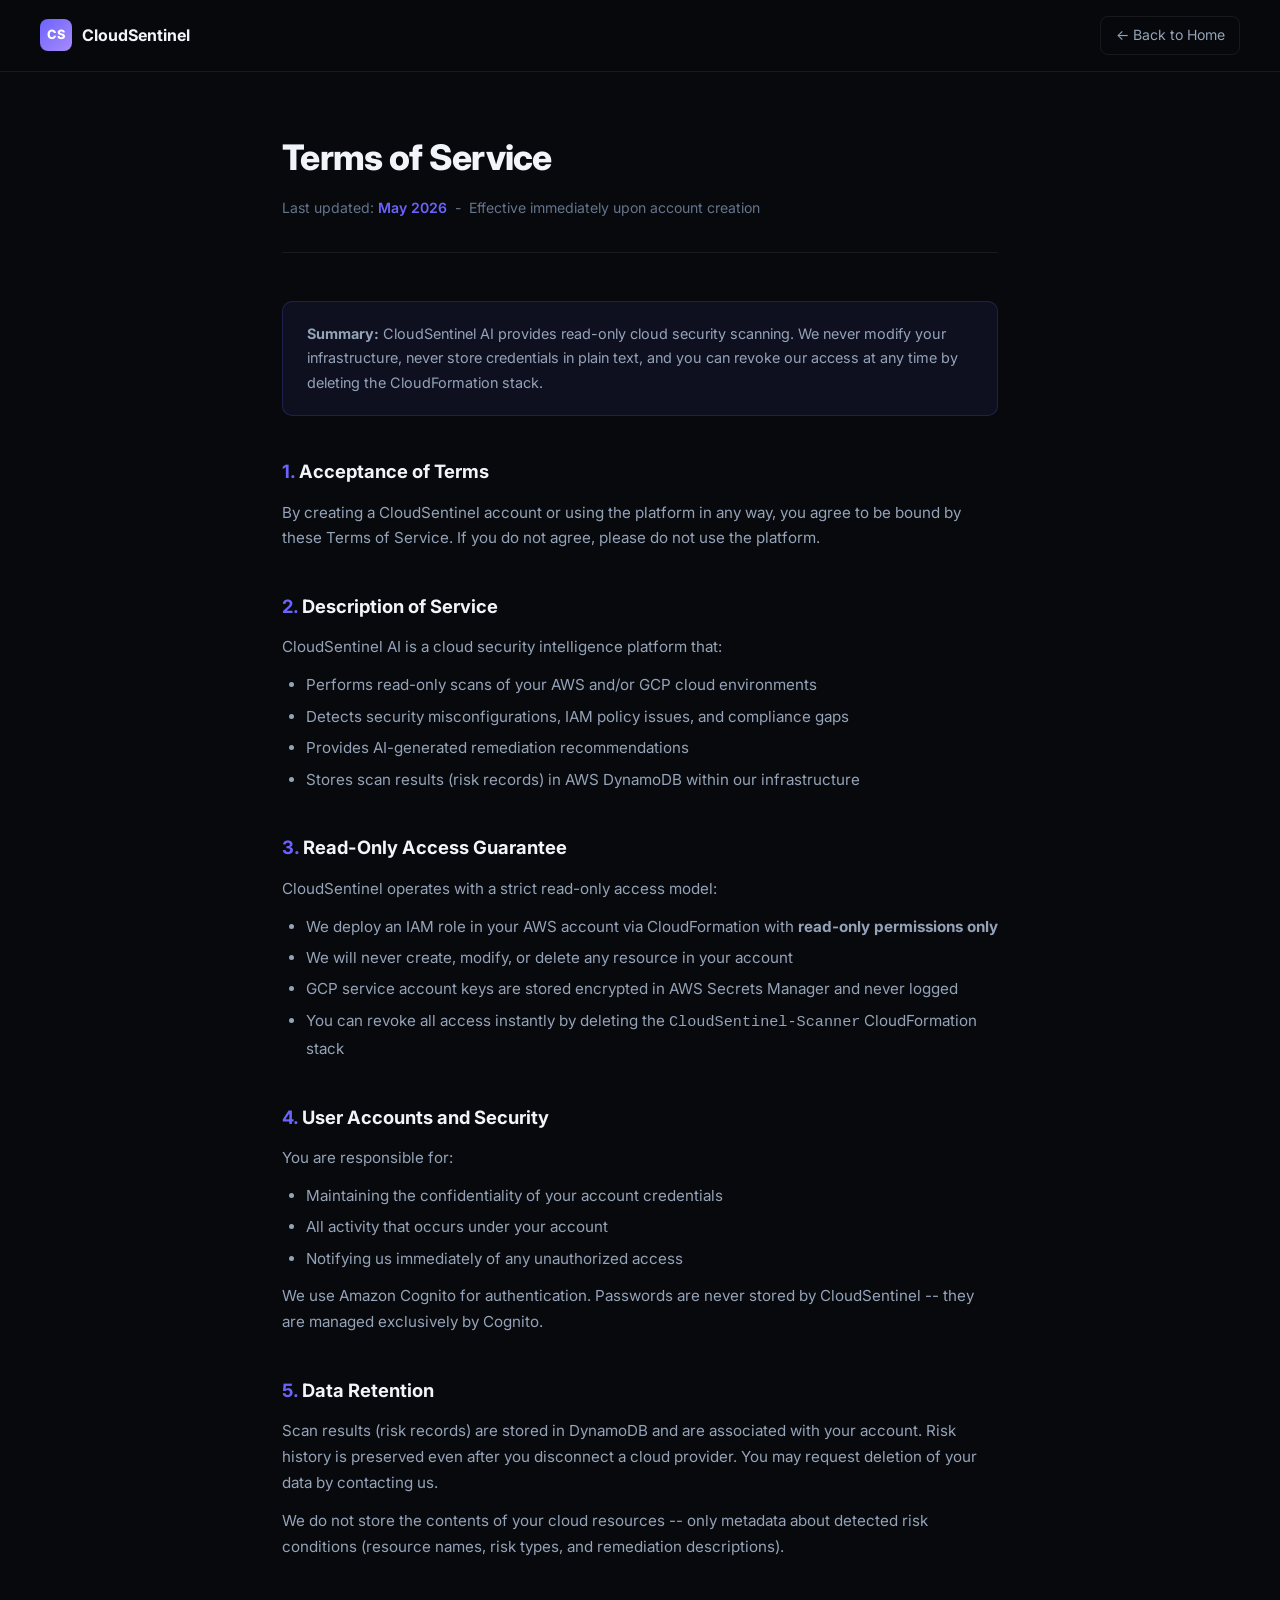
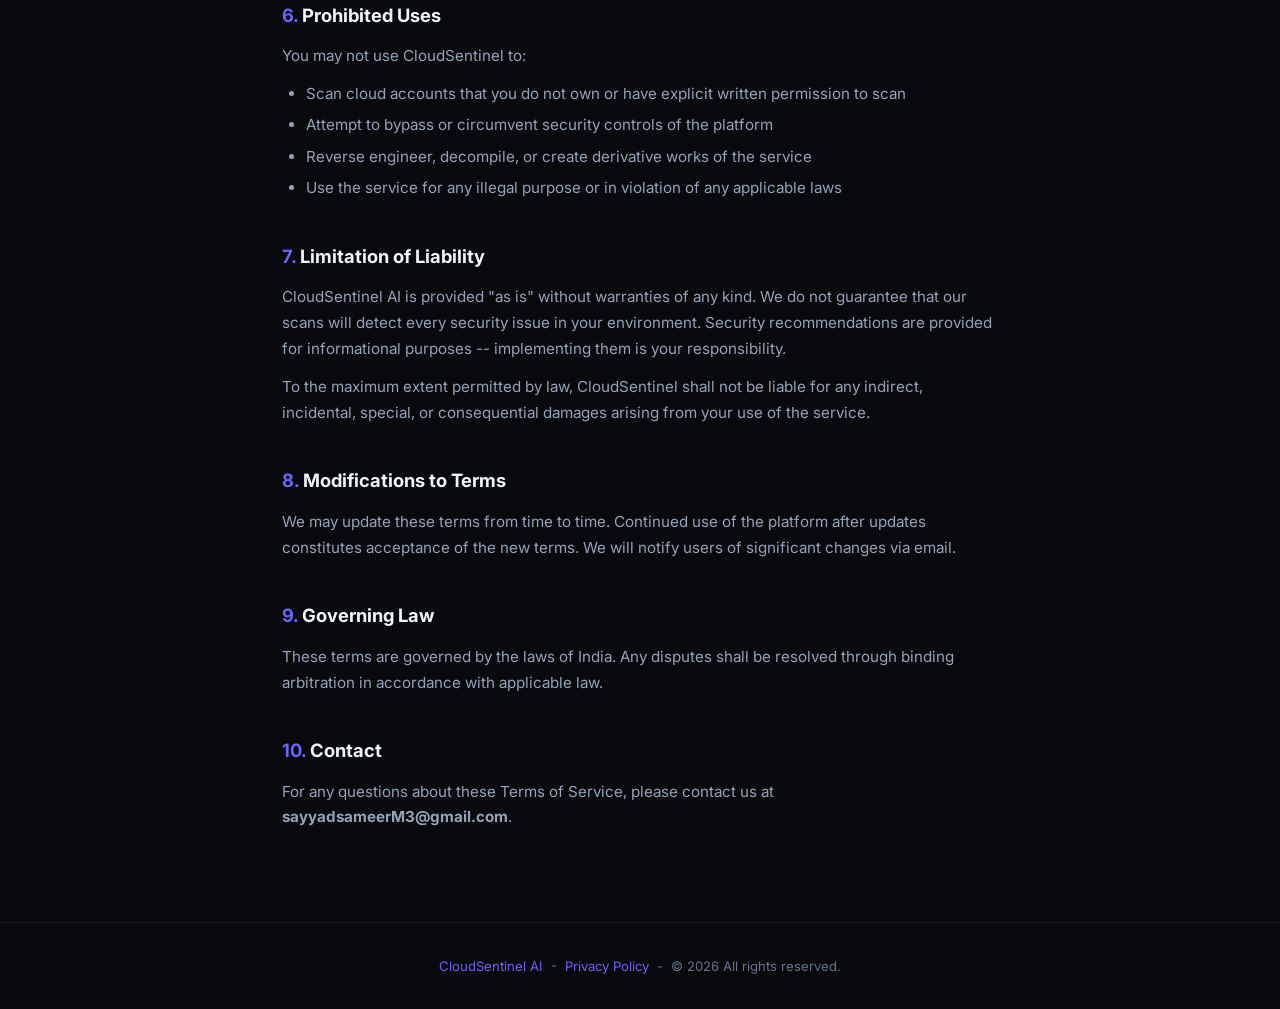
<file: modules/frontend/terms.html>
<!DOCTYPE html>
<html lang="en">
<head>
  <meta charset="UTF-8">
  <meta name="viewport" content="width=device-width, initial-scale=1.0">
  <title>Terms of Service -- CloudSentinel AI</title>
  <link rel="preconnect" href="https://fonts.googleapis.com">
  <link href="https://fonts.googleapis.com/css2?family=Inter:wght@300;400;500;600;700&display=swap" rel="stylesheet">
  <style>
    :root{--bg:#08090d;--bg2:#0f1117;--border:rgba(255,255,255,0.07);--accent:#6c63ff;--text:#f1f5f9;--text2:#94a3b8;--text3:#64748b}
    *{box-sizing:border-box;margin:0;padding:0}
    body{font-family:'Inter',sans-serif;background:var(--bg);color:var(--text);line-height:1.7;padding:0}
    .nav{position:fixed;top:0;left:0;right:0;z-index:100;display:flex;align-items:center;justify-content:space-between;padding:1rem 2.5rem;background:rgba(8,9,13,0.9);backdrop-filter:blur(20px);border-bottom:1px solid var(--border)}
    .nav-logo{display:flex;align-items:center;gap:.6rem;text-decoration:none}
    .nav-logo-icon{width:32px;height:32px;border-radius:8px;background:linear-gradient(135deg,#6c63ff,#a78bfa);display:flex;align-items:center;justify-content:center;font-weight:800;font-size:.8rem;color:white}
    .nav-logo-name{font-weight:700;font-size:1rem;color:var(--text)}
    .back-link{color:var(--text2);text-decoration:none;font-size:.88rem;padding:.4rem .9rem;border:1px solid var(--border);border-radius:8px;transition:all .2s}
    .back-link:hover{color:var(--text);border-color:rgba(255,255,255,0.2)}
    .page{max-width:780px;margin:0 auto;padding:8rem 2rem 5rem}
    .page-header{margin-bottom:3rem;padding-bottom:2rem;border-bottom:1px solid var(--border)}
    .page-title{font-size:2.2rem;font-weight:800;letter-spacing:-.02em;margin-bottom:.5rem}
    .page-meta{font-size:.88rem;color:var(--text3)}
    .page-meta span{color:var(--accent);font-weight:600}
    h2{font-size:1.15rem;font-weight:700;margin:2.5rem 0 .75rem;color:var(--text)}
    h2::before{content:counter(section) ". ";counter-increment:section;color:var(--accent)}
    .content{counter-reset:section}
    p{color:var(--text2);margin-bottom:.75rem;font-size:.95rem}
    ul{color:var(--text2);font-size:.95rem;padding-left:1.5rem;margin-bottom:.75rem}
    li{margin-bottom:.35rem}
    .highlight{background:rgba(108,99,255,0.08);border:1px solid rgba(108,99,255,0.2);border-radius:10px;padding:1.25rem 1.5rem;margin:1.5rem 0}
    .highlight p{margin:0;font-size:.9rem}
    footer{text-align:center;padding:2rem;color:var(--text3);font-size:.82rem;border-top:1px solid var(--border)}
    footer a{color:var(--accent);text-decoration:none}
  </style>
</head>
<body>
<nav class="nav">
  <a href="landing.html" class="nav-logo">
    <div class="nav-logo-icon">CS</div>
    <span class="nav-logo-name">CloudSentinel</span>
  </a>
  <a href="landing.html" class="back-link"><- Back to Home</a>
</nav>

<div class="page">
  <div class="page-header">
    <div class="page-title">Terms of Service</div>
    <div class="page-meta">Last updated: <span>May 2026</span> &nbsp;-&nbsp; Effective immediately upon account creation</div>
  </div>

  <div class="highlight">
    <p><strong>Summary:</strong> CloudSentinel AI provides read-only cloud security scanning. We never modify your infrastructure, never store credentials in plain text, and you can revoke our access at any time by deleting the CloudFormation stack.</p>
  </div>

  <div class="content">
    <h2>Acceptance of Terms</h2>
    <p>By creating a CloudSentinel account or using the platform in any way, you agree to be bound by these Terms of Service. If you do not agree, please do not use the platform.</p>

    <h2>Description of Service</h2>
    <p>CloudSentinel AI is a cloud security intelligence platform that:</p>
    <ul>
      <li>Performs read-only scans of your AWS and/or GCP cloud environments</li>
      <li>Detects security misconfigurations, IAM policy issues, and compliance gaps</li>
      <li>Provides AI-generated remediation recommendations</li>
      <li>Stores scan results (risk records) in AWS DynamoDB within our infrastructure</li>
    </ul>

    <h2>Read-Only Access Guarantee</h2>
    <p>CloudSentinel operates with a strict read-only access model:</p>
    <ul>
      <li>We deploy an IAM role in your AWS account via CloudFormation with <strong>read-only permissions only</strong></li>
      <li>We will never create, modify, or delete any resource in your account</li>
      <li>GCP service account keys are stored encrypted in AWS Secrets Manager and never logged</li>
      <li>You can revoke all access instantly by deleting the <code>CloudSentinel-Scanner</code> CloudFormation stack</li>
    </ul>

    <h2>User Accounts and Security</h2>
    <p>You are responsible for:</p>
    <ul>
      <li>Maintaining the confidentiality of your account credentials</li>
      <li>All activity that occurs under your account</li>
      <li>Notifying us immediately of any unauthorized access</li>
    </ul>
    <p>We use Amazon Cognito for authentication. Passwords are never stored by CloudSentinel -- they are managed exclusively by Cognito.</p>

    <h2>Data Retention</h2>
    <p>Scan results (risk records) are stored in DynamoDB and are associated with your account. Risk history is preserved even after you disconnect a cloud provider. You may request deletion of your data by contacting us.</p>
    <p>We do not store the contents of your cloud resources -- only metadata about detected risk conditions (resource names, risk types, and remediation descriptions).</p>

    <h2>Prohibited Uses</h2>
    <p>You may not use CloudSentinel to:</p>
    <ul>
      <li>Scan cloud accounts that you do not own or have explicit written permission to scan</li>
      <li>Attempt to bypass or circumvent security controls of the platform</li>
      <li>Reverse engineer, decompile, or create derivative works of the service</li>
      <li>Use the service for any illegal purpose or in violation of any applicable laws</li>
    </ul>

    <h2>Limitation of Liability</h2>
    <p>CloudSentinel AI is provided "as is" without warranties of any kind. We do not guarantee that our scans will detect every security issue in your environment. Security recommendations are provided for informational purposes -- implementing them is your responsibility.</p>
    <p>To the maximum extent permitted by law, CloudSentinel shall not be liable for any indirect, incidental, special, or consequential damages arising from your use of the service.</p>

    <h2>Modifications to Terms</h2>
    <p>We may update these terms from time to time. Continued use of the platform after updates constitutes acceptance of the new terms. We will notify users of significant changes via email.</p>

    <h2>Governing Law</h2>
    <p>These terms are governed by the laws of India. Any disputes shall be resolved through binding arbitration in accordance with applicable law.</p>

    <h2>Contact</h2>
    <p>For any questions about these Terms of Service, please contact us at <strong>sayyadsameerM3@gmail.com</strong>.</p>
  </div>
</div>

<footer>
  <a href="landing.html">CloudSentinel AI</a> &nbsp;-&nbsp;
  <a href="privacy.html">Privacy Policy</a> &nbsp;-&nbsp;
  &copy; 2026 All rights reserved.
</footer>
</body>
</html>
</file>
<file: modules/frontend/css/styles.css>
/* ============================================================
   CloudSentinel -- Design System v2  (Light + Dark)
   ============================================================ */

@import url('https://fonts.googleapis.com/css2?family=Inter:wght@300;400;500;600;700;800&display=swap');

/* ─── Dark Theme (default) ────────────────────────────────── */
:root {
  --bg:           #080c1a;
  --bg-2:         #0d1225;
  --surface:      #111628;
  --surface-2:    #161d35;
  --border:       #1e2840;
  --border-hover: #2d3f6b;

  --blue:         #4a7eff;
  --blue-dim:     #1a3580;
  --purple:       #7c5cfc;
  --purple-dim:   #31196e;
  --teal:         #00d4aa;
  --teal-dim:     #00402e;

  --high:         #ff4757;
  --high-dim:     #4a0f18;
  --medium:       #ffa502;
  --medium-dim:   #3d2200;
  --low:          #2ed573;
  --low-dim:      #0b3320;

  --text:         #e2e8f5;
  --text-2:       #8892aa;
  --text-3:       #4a5577;

  --radius-sm:    8px;
  --radius:       12px;
  --radius-lg:    18px;
  --radius-xl:    24px;

  --shadow:       0 4px 24px rgba(0,0,0,.45);
  --shadow-glow:  0 0 24px rgba(74,126,255,.18);
  --shadow-card:  0 2px 16px rgba(0,0,0,.35);

  --transition:   0.2s cubic-bezier(.4,0,.2,1);
}

/* ─── Light Theme ─────────────────────────────────────────── */
[data-theme="light"] {
  --bg:           #f0f4fc;
  --bg-2:         #e8eef8;
  --surface:      #ffffff;
  --surface-2:    #f5f8ff;
  --border:       #dde4f0;
  --border-hover: #b0c0df;

  --blue-dim:     #dbeafe;
  --purple-dim:   #ede9fe;
  --teal-dim:     #ccfbf1;
  --high-dim:     #fee2e2;
  --medium-dim:   #fef3c7;
  --low-dim:      #dcfce7;

  --text:         #1a2035;
  --text-2:       #4a5577;
  --text-3:       #8892aa;

  --shadow:       0 4px 24px rgba(26,32,53,.10);
  --shadow-glow:  0 0 24px rgba(74,126,255,.14);
  --shadow-card:  0 2px 12px rgba(26,32,53,.07);
}

/* ─── Theme smooth transition ─────────────────────────────── */
html {
  transition: background-color .3s ease, color .3s ease;
}
*, *::before, *::after {
  box-sizing: border-box; margin: 0; padding: 0;
  transition: background-color .25s ease, border-color .25s ease, color .2s ease;
}
/* Exceptions -- don't animate transforms and layout */
.module-card, .risk-card, .toast, .modal, #chatbot-panel,
button, a, .btn, .filter-tab { transition: none; }

/* ─── Reset ───────────────────────────────────────────────── */
html { font-size: 16px; -webkit-font-smoothing: antialiased; }
body {
  font-family: 'Inter', system-ui, sans-serif;
  background: var(--bg);
  color: var(--text);
  line-height: 1.6;
  min-height: 100vh;
}
a { color: inherit; text-decoration: none; }
img, svg { display: block; }
button { font-family: inherit; cursor: pointer; border: none; background: none; }
input, textarea, select { font-family: inherit; }
ul { list-style: none; }

/* ─── Scrollbar ───────────────────────────────────────────── */
::-webkit-scrollbar { width: 6px; height: 6px; }
::-webkit-scrollbar-track { background: var(--bg-2); }
::-webkit-scrollbar-thumb { background: var(--border-hover); border-radius: 99px; }

/* ─── Keyframe animations ─────────────────────────────────── */
@keyframes fadeInUp {
  from { opacity: 0; transform: translateY(18px); }
  to   { opacity: 1; transform: translateY(0); }
}
@keyframes fadeIn {
  from { opacity: 0; }
  to   { opacity: 1; }
}
@keyframes scaleIn {
  from { opacity: 0; transform: scale(.94); }
  to   { opacity: 1; transform: scale(1); }
}
@keyframes slideInRight {
  from { transform: translateX(110%); opacity: 0; }
  to   { transform: translateX(0);    opacity: 1; }
}
@keyframes slideInDown {
  from { transform: translateY(-12px); opacity: 0; }
  to   { transform: translateY(0);     opacity: 1; }
}
@keyframes float {
  0%, 100% { transform: translateY(0); }
  50%       { transform: translateY(-6px); }
}
@keyframes pulseRing {
  0%   { transform: scale(1);    opacity: .8; }
  100% { transform: scale(1.8);  opacity: 0; }
}
@keyframes shimmer {
  0%   { background-position: 200% 0; }
  100% { background-position: -200% 0; }
}
@keyframes ripple {
  to { transform: scale(4); opacity: 0; }
}
@keyframes typing {
  0%, 60%, 100% { opacity:.3; transform: scaleY(.9); }
  30%            { opacity:1;  transform: scaleY(1);  }
}
@keyframes notifPulse {
  0%,100% { transform: scale(1); }
  50%     { transform: scale(1.2); }
}
@keyframes countUp {
  from { opacity: 0; transform: translateY(6px); }
  to   { opacity: 1; transform: translateY(0); }
}

/* ─── Page entrance ───────────────────────────────────────── */
.page-content { animation: fadeIn .35s ease; }
.auth-card    { animation: scaleIn .3s cubic-bezier(.34,1.56,.64,1); }

/* ─── Typography ──────────────────────────────────────────── */
.text-xs   { font-size: .75rem; }
.text-sm   { font-size: .875rem; }
.text-md   { font-size: 1rem; }
.text-lg   { font-size: 1.125rem; }
.text-xl   { font-size: 1.375rem; }
.text-2xl  { font-size: 1.75rem; }
.text-3xl  { font-size: 2.25rem; }
.text-muted   { color: var(--text-2); }
.text-dimmer  { color: var(--text-3); }
.font-medium  { font-weight: 500; }
.font-semibold{ font-weight: 600; }
.font-bold    { font-weight: 700; }

/* ─── Layout ──────────────────────────────────────────────── */
.container { max-width: 1280px; margin: 0 auto; padding: 0 1.5rem; }
.flex  { display: flex; }
.flex-col   { display: flex; flex-direction: column; }
.items-center  { align-items: center; }
.justify-between { justify-content: space-between; }
.justify-center  { justify-content: center; }
.gap-1 { gap: .5rem; }  .gap-2 { gap: 1rem; }
.gap-3 { gap: 1.5rem; } .gap-4 { gap: 2rem; }
.grid-2 { display: grid; grid-template-columns: repeat(2,1fr); gap: 1.25rem; }
.grid-3 { display: grid; grid-template-columns: repeat(3,1fr); gap: 1.25rem; }
.grid-auto { display: grid; grid-template-columns: repeat(auto-fill, minmax(300px,1fr)); gap: 1.25rem; }
.w-full { width: 100%; }
.mt-1{margin-top:.5rem}.mt-2{margin-top:1rem}.mt-3{margin-top:1.5rem}.mt-4{margin-top:2rem}
.mb-1{margin-bottom:.5rem}.mb-2{margin-bottom:1rem}.mb-3{margin-bottom:1.5rem}

/* ─── Top Navigation ──────────────────────────────────────── */
.navbar {
  height: 60px;
  background: rgba(13,18,37,.88);
  backdrop-filter: blur(18px);
  -webkit-backdrop-filter: blur(18px);
  border-bottom: 1px solid var(--border);
  position: sticky; top: 0; z-index: 100;
  display: flex; align-items: center; padding: 0 1.5rem; gap: 1rem;
  animation: slideInDown .3s ease;
}
[data-theme="light"] .navbar {
  background: rgba(240,244,252,.92);
}
.navbar-brand {
  display: flex; align-items: center; gap: .625rem;
  font-weight: 700; font-size: 1.05rem; letter-spacing: -.02em;
  color: var(--text); white-space: nowrap;
}
.navbar-brand .logo-icon {
  width: 30px; height: 30px;
  background: linear-gradient(135deg, var(--blue), var(--purple));
  border-radius: 8px;
  display: flex; align-items: center; justify-content: center;
  font-size: 1rem; flex-shrink: 0;
  animation: float 3s ease-in-out infinite;
}
.navbar-divider { width: 1px; height: 24px; background: var(--border); flex-shrink: 0; }
.navbar-breadcrumb {
  font-size: .85rem; color: var(--text-2);
  display: flex; align-items: center; gap: .5rem; flex: 1;
}
.navbar-breadcrumb a { color: var(--text-2); transition: color .2s; }
.navbar-breadcrumb a:hover { color: var(--text); }
.navbar-breadcrumb .sep { color: var(--text-3); }
.navbar-breadcrumb .current { color: var(--text); font-weight: 500; }
.navbar-actions { display: flex; align-items: center; gap: .625rem; margin-left: auto; }

/* Session timer pill */
.session-pill {
  display: flex; align-items: center; gap: .4rem;
  padding: .3rem .75rem; border-radius: 99px;
  border: 1px solid var(--border); font-size: .75rem;
  cursor: pointer; user-select: none;
  transition: border-color .2s, background .2s;
}
.session-pill:hover { border-color: var(--border-hover); background: var(--surface); }
.session-pill.warn  { border-color: rgba(255,165,2,.4);  background: rgba(255,165,2,.08); }
.session-pill.danger{ border-color: rgba(255,71,87,.4);   background: rgba(255,71,87,.1); }
#session-timer { font-family: 'SF Mono','Fira Code',monospace; color: var(--text-2); font-size: .72rem; }

/* Theme toggle button */
.theme-toggle-btn {
  width: 34px; height: 34px; border-radius: var(--radius-sm);
  display: flex; align-items: center; justify-content: center;
  font-size: 1rem; color: var(--text-2); cursor: pointer;
  border: 1px solid var(--border); background: transparent;
  transition: background .2s, border-color .2s, transform .15s;
}
.theme-toggle-btn:hover { background: var(--surface); border-color: var(--border-hover); transform: rotate(20deg); }

/* User menu */
.user-menu {
  display: flex; align-items: center; gap: .625rem;
  padding: .375rem .75rem .375rem .375rem;
  border-radius: 99px; border: 1px solid var(--border);
  cursor: pointer; position: relative;
  transition: background .2s, border-color .2s;
}
.user-menu:hover { background: var(--surface); border-color: var(--border-hover); }
.user-avatar {
  width: 30px; height: 30px; border-radius: 50%;
  background: linear-gradient(135deg, var(--blue), var(--purple));
  display: flex; align-items: center; justify-content: center;
  font-size: .75rem; font-weight: 700; color: #fff; flex-shrink: 0;
}
.user-name { font-size: .85rem; font-weight: 500; color: var(--text); }
.user-dropdown {
  position: absolute; top: calc(100% + 8px); right: 0;
  background: var(--surface-2); border: 1px solid var(--border);
  border-radius: var(--radius); width: 220px; padding: .5rem;
  box-shadow: var(--shadow); display: none; z-index: 200;
  animation: scaleIn .15s ease;
  transform-origin: top right;
}
.user-dropdown.open { display: block; }
.user-dropdown-item {
  display: flex; align-items: center; gap: .625rem;
  padding: .6rem .875rem; border-radius: var(--radius-sm);
  font-size: .875rem; color: var(--text-2);
  transition: background .15s, color .15s; cursor: pointer;
}
.user-dropdown-item:hover { background: var(--surface); color: var(--text); }
.user-dropdown-item.danger:hover { background: var(--high-dim); color: var(--high); }
.user-dropdown-divider { height: 1px; background: var(--border); margin: .375rem 0; }

/* ─── Notification badge ──────────────────────────────────── */
.notif-badge {
  position: absolute; top: -4px; right: -4px;
  width: 10px; height: 10px; border-radius: 50%;
  background: var(--high); border: 2px solid var(--bg);
  animation: notifPulse 1.5s ease infinite;
}
.module-card-top { position: relative; display: flex; align-items: flex-start; justify-content: space-between; }

/* ─── Page Shell ──────────────────────────────────────────── */
.page-content { padding: 2rem 1.5rem; max-width: 1280px; margin: 0 auto; }
.page-header { display: flex; align-items: flex-start; justify-content: space-between; gap: 1rem; margin-bottom: 2rem; flex-wrap: wrap; }
.page-header-left { display: flex; flex-direction: column; gap: .25rem; }
.page-title { font-size: 1.625rem; font-weight: 700; letter-spacing: -.03em; color: var(--text); }
.page-subtitle { font-size: .9rem; color: var(--text-2); }
.page-header-actions { display: flex; align-items: center; gap: .75rem; flex-wrap: wrap; }

/* ─── Cards ───────────────────────────────────────────────── */
.card {
  background: var(--surface);
  border: 1px solid var(--border);
  border-radius: var(--radius-lg);
  padding: 1.5rem;
  box-shadow: var(--shadow-card);
  transition: border-color .2s, box-shadow .2s;
}
.card:hover { border-color: var(--border-hover); }
.card-sm { padding: 1.1rem 1.25rem; }
.card-header { display: flex; align-items: center; justify-content: space-between; margin-bottom: 1.25rem; }
.card-title { font-size: 1rem; font-weight: 600; color: var(--text); }
.card-subtitle { font-size: .8rem; color: var(--text-2); margin-top: .125rem; }
.card-icon {
  width: 40px; height: 40px; border-radius: var(--radius-sm);
  display: flex; align-items: center; justify-content: center; font-size: 1.2rem; flex-shrink: 0;
}
.card-icon.blue   { background: rgba(74,126,255,.12); }
.card-icon.purple { background: rgba(124,92,252,.12); }
.card-icon.teal   { background: rgba(0,212,170,.12); }
.card-icon.amber  { background: rgba(255,165,2,.12); }
.card-icon.red    { background: rgba(255,71,87,.12); }

/* Module cards with stagger entrance */
.module-card {
  background: var(--surface);
  border: 1px solid var(--border);
  border-radius: var(--radius-lg);
  padding: 1.75rem;
  display: flex; flex-direction: column; gap: 1.25rem;
  cursor: pointer; position: relative; overflow: hidden;
  box-shadow: var(--shadow-card);
  animation: fadeInUp .45s ease both;
  transition: border-color .2s, box-shadow .2s, transform .25s cubic-bezier(.34,1.56,.64,1);
}
.module-card::before {
  content:''; position: absolute; inset: 0;
  background: linear-gradient(135deg, transparent 60%, rgba(74,126,255,.04));
  pointer-events: none;
}
.module-card:nth-child(1) { animation-delay: .05s; }
.module-card:nth-child(2) { animation-delay: .10s; }
.module-card:nth-child(3) { animation-delay: .15s; }
.module-card:nth-child(4) { animation-delay: .20s; }
.module-card:nth-child(5) { animation-delay: .25s; }
.module-card:hover {
  border-color: var(--blue);
  box-shadow: 0 0 0 1px var(--blue), var(--shadow-glow);
  transform: translateY(-3px);
}
.module-card:hover .module-card-arrow { color: var(--blue); transform: translateX(4px); }
.module-card-icon {
  width: 52px; height: 52px; border-radius: var(--radius);
  display: flex; align-items: center; justify-content: center; font-size: 1.5rem;
  transition: transform .3s cubic-bezier(.34,1.56,.64,1);
}
.module-card:hover .module-card-icon { transform: scale(1.1); }
.module-card-badge {
  font-size: .7rem; font-weight: 600; padding: .25rem .6rem;
  border-radius: 99px; text-transform: uppercase; letter-spacing: .06em;
}
.badge-connected    { background: var(--low-dim);    color: var(--low); }
.badge-partial      { background: var(--medium-dim); color: var(--medium); }
.badge-disconnected { background: var(--surface-2);  color: var(--text-3); border: 1px solid var(--border); }
.module-card-name { font-size: 1.125rem; font-weight: 700; color: var(--text); }
.module-card-desc { font-size: .875rem; color: var(--text-2); line-height: 1.5; }
.module-card-meta { font-size: .75rem; color: var(--text-3); display: flex; align-items: center; gap: 1rem; }
.module-card-arrow { color: var(--text-3); font-size: 1.1rem; transition: color .2s, transform .25s cubic-bezier(.34,1.56,.64,1); }

/* Risk trend indicator */
.risk-trend { font-size: .7rem; font-weight: 600; display: flex; align-items: center; gap: .2rem; }
.risk-trend.up   { color: var(--high); }
.risk-trend.down { color: var(--low);  }
.risk-trend.same { color: var(--text-3); }

/* ─── Stat cards ──────────────────────────────────────────── */
.stat-card {
  background: var(--surface); border: 1px solid var(--border);
  border-radius: var(--radius-lg); padding: 1.25rem 1.5rem;
  display: flex; flex-direction: column; gap: .35rem;
  box-shadow: var(--shadow-card); animation: fadeInUp .4s ease both;
}
.stat-card:nth-child(1){animation-delay:.05s}.stat-card:nth-child(2){animation-delay:.1s}.stat-card:nth-child(3){animation-delay:.15s}
.stat-value { font-size: 2rem; font-weight: 700; letter-spacing: -.04em; animation: countUp .5s ease; }
.stat-label { font-size: .8rem; color: var(--text-2); font-weight: 500; }
.stat-change { font-size: .75rem; color: var(--text-3); margin-top: .25rem; }
.stat-value.high   { color: var(--high); }
.stat-value.medium { color: var(--medium); }
.stat-value.low    { color: var(--low); }
.stat-value.blue   { color: var(--blue); }

/* ─── Buttons ─────────────────────────────────────────────── */
.btn {
  display: inline-flex; align-items: center; justify-content: center; gap: .5rem;
  padding: .65rem 1.25rem; border-radius: var(--radius-sm);
  font-size: .875rem; font-weight: 600;
  transition: all .2s cubic-bezier(.4,0,.2,1);
  white-space: nowrap; position: relative; overflow: hidden;
}
/* Ripple */
.btn::after {
  content: ''; position: absolute; border-radius: 50%;
  width: 20px; height: 20px; background: rgba(255,255,255,.25);
  transform: scale(0); opacity: 1; pointer-events: none;
}
.btn:active::after { animation: ripple .45s ease; }
.btn:disabled { opacity: .45; pointer-events: none; }

.btn-primary  { background: var(--blue);  color: #fff; }
.btn-primary:hover { background: #3b6fe0; box-shadow: 0 0 20px rgba(74,126,255,.35); transform: translateY(-1px); }

.btn-gradient { background: linear-gradient(135deg, var(--blue), var(--purple)); color: #fff; }
.btn-gradient:hover { opacity: .88; box-shadow: 0 4px 20px rgba(124,92,252,.4); transform: translateY(-1px); }

.btn-outline { background: transparent; border: 1px solid var(--border); color: var(--text-2); }
.btn-outline:hover { border-color: var(--border-hover); color: var(--text); background: var(--surface-2); }

.btn-danger  { background: transparent; border: 1px solid var(--high); color: var(--high); }
.btn-danger:hover  { background: var(--high-dim); }

.btn-ghost   { background: transparent; color: var(--text-2); }
.btn-ghost:hover   { background: var(--surface-2); color: var(--text); }

.btn-sm { padding: .45rem .9rem; font-size: .8rem; }
.btn-lg { padding: .85rem 1.75rem; font-size: 1rem; border-radius: var(--radius); }
.btn-icon { width: 36px; height: 36px; padding: 0; border-radius: var(--radius-sm); font-size: 1rem; }

/* ─── Badges ──────────────────────────────────────────────── */
.badge {
  display: inline-flex; align-items: center; gap: .3rem;
  padding: .25rem .7rem; border-radius: 99px;
  font-size: .72rem; font-weight: 600;
  text-transform: uppercase; letter-spacing: .06em;
}
.badge-high   { background: var(--high-dim);   color: var(--high); }
.badge-medium { background: var(--medium-dim); color: var(--medium); }
.badge-low    { background: var(--low-dim);    color: var(--low); }
.badge-info   { background: rgba(74,126,255,.12); color: var(--blue); }
.badge-dot::before { content:''; width:6px; height:6px; border-radius:50%; background:currentColor; flex-shrink:0; }

/* ─── Forms ───────────────────────────────────────────────── */
.form-group { display: flex; flex-direction: column; gap: .5rem; }
.form-label { font-size: .85rem; font-weight: 500; color: var(--text-2); }
.form-input {
  width: 100%; background: var(--surface-2);
  border: 1px solid var(--border); border-radius: var(--radius-sm);
  padding: .75rem 1rem; color: var(--text); font-size: .9rem; outline: none;
  transition: border-color .2s, box-shadow .2s, background .2s;
}
.form-input::placeholder { color: var(--text-3); }
.form-input:focus { border-color: var(--blue); box-shadow: 0 0 0 3px rgba(74,126,255,.15); background: var(--surface); }
.form-input.error { border-color: var(--high); }
.form-hint  { font-size: .78rem; color: var(--text-3); }
.form-error { font-size: .78rem; color: var(--high); margin-top: .25rem; display: none; }
.form-error.show { display: block; }
.input-group { position: relative; }
.input-group .form-input { padding-right: 2.75rem; }
.input-group .input-icon { position: absolute; right: .875rem; top: 50%; transform: translateY(-50%); color: var(--text-3); cursor: pointer; font-size: 1rem; }
.checkbox-group { display: flex; align-items: flex-start; gap: .75rem; cursor: pointer; }
.checkbox-group input[type="checkbox"] { width: 16px; height: 16px; margin-top: 2px; accent-color: var(--blue); cursor: pointer; flex-shrink: 0; }

/* Password strength meter */
.pw-strength { margin-top: .375rem; }
.pw-strength-bar {
  height: 4px; border-radius: 99px; background: var(--border);
  overflow: hidden; position: relative;
}
.pw-strength-fill { height: 100%; border-radius: 99px; width: 0; transition: width .3s ease, background .3s ease; }
.pw-strength-fill.weak   { width: 25%; background: var(--high); }
.pw-strength-fill.fair   { width: 50%; background: var(--medium); }
.pw-strength-fill.good   { width: 75%; background: var(--teal); }
.pw-strength-fill.strong { width: 100%; background: var(--low); }
.pw-strength-label { font-size: .72rem; margin-top: .25rem; font-weight: 500; }
.pw-strength-label.weak   { color: var(--high); }
.pw-strength-label.fair   { color: var(--medium); }
.pw-strength-label.good   { color: var(--teal); }
.pw-strength-label.strong { color: var(--low); }

/* pw requirement list */
.pw-requirements { list-style: none; display: flex; flex-wrap: wrap; gap: .375rem; margin-top: .375rem; }
.pw-req { font-size: .72rem; color: var(--text-3); display: flex; align-items: center; gap: .3rem; padding: .2rem .5rem; border-radius: 99px; background: var(--surface-2); border: 1px solid var(--border); transition: all .2s; }
.pw-req.met { color: var(--low); background: var(--low-dim); border-color: rgba(46,213,115,.3); }

/* ─── Divider ─────────────────────────────────────────────── */
.divider { display: flex; align-items: center; gap: 1rem; color: var(--text-3); font-size: .8rem; }
.divider::before, .divider::after { content:''; flex:1; height:1px; background: var(--border); }

/* ─── Modal ───────────────────────────────────────────────── */
.modal-overlay {
  position: fixed; inset: 0; background: rgba(0,0,0,.65);
  backdrop-filter: blur(6px); z-index: 500;
  display: flex; align-items: center; justify-content: center; padding: 1rem;
  opacity: 0; pointer-events: none; transition: opacity .25s;
  overflow-y: auto;              /* lets modal scroll on very small screens */
}
.modal-overlay.open { opacity: 1; pointer-events: all; }
.modal {
  background: var(--surface-2); border: 1px solid var(--border-hover);
  border-radius: var(--radius-xl); width: 100%; max-width: 540px;
  max-height: 90vh;              /* never taller than viewport */
  display: flex; flex-direction: column;  /* so body can scroll independently */
  padding: 2rem; box-shadow: 0 8px 48px rgba(0,0,0,.5);
  animation: scaleIn .25s cubic-bezier(.34,1.56,.64,1);
  overflow: hidden;
}
[data-theme="light"] .modal { box-shadow: 0 8px 48px rgba(26,32,53,.15); }
.modal-header { display: flex; align-items: flex-start; justify-content: space-between; margin-bottom: 1.5rem; gap: 1rem; flex-shrink: 0; }
.modal-title { font-size: 1.125rem; font-weight: 700; color: var(--text); }
.modal-subtitle { font-size: .85rem; color: var(--text-2); margin-top: .25rem; }
.modal-close { color: var(--text-3); font-size: 1.2rem; cursor: pointer; padding: .25rem; transition: color .15s; }
.modal-close:hover { color: var(--text); }
.modal-body { display: flex; flex-direction: column; gap: 1.25rem; overflow-y: auto; flex: 1; }
.modal-footer { display: flex; align-items: center; justify-content: flex-end; gap: .75rem; margin-top: 1.75rem; flex-wrap: wrap; flex-shrink: 0; }

/* ─── Toast ───────────────────────────────────────────────── */
#toast-container { position: fixed; bottom: 1.5rem; right: 1.5rem; z-index: 1000; display: flex; flex-direction: column; gap: .625rem; }
.toast {
  display: flex; align-items: center; gap: .75rem;
  padding: .875rem 1.25rem;
  background: var(--surface-2); border: 1px solid var(--border-hover);
  border-radius: var(--radius); box-shadow: var(--shadow);
  font-size: .875rem; color: var(--text);
  min-width: 280px; max-width: 380px;
  animation: slideInRight .25s ease;
}
.toast.success{ border-left: 3px solid var(--low); }
.toast.error  { border-left: 3px solid var(--high); }
.toast.warning{ border-left: 3px solid var(--medium); }
.toast.info   { border-left: 3px solid var(--blue); }

/* ─── Scan animation ──────────────────────────────────────── */
.scan-progress-bar { width:100%; height:4px; background:var(--border); border-radius:99px; overflow:hidden; }
.scan-progress-fill { height:100%; background:linear-gradient(90deg, var(--blue), var(--purple)); border-radius:99px; transition:width .4s ease; }
.pulse-ring {
  width: 64px; height: 64px; border-radius: 50%;
  background: rgba(74,126,255,.12);
  display: flex; align-items: center; justify-content: center;
  position: relative; margin: 0 auto;
}
.pulse-ring::before, .pulse-ring::after {
  content:''; position: absolute; inset: 0; border-radius: 50%;
  border: 2px solid var(--blue); animation: pulseRing 2s ease-out infinite;
}
.pulse-ring::after { animation-delay: 1s; }

/* ─── Risk cards ──────────────────────────────────────────── */
.risk-card {
  background: var(--surface); border: 1px solid var(--border);
  border-radius: var(--radius); padding: 1.25rem;
  display: flex; flex-direction: column; gap: .875rem;
  box-shadow: var(--shadow-card);
  animation: fadeInUp .35s ease both;
  transition: border-color .2s, box-shadow .2s, transform .2s;
}
.risk-card:hover { border-color: var(--border-hover); transform: translateX(2px); }
.risk-card.priority-high  { border-left: 3px solid var(--high); }
.risk-card.priority-medium{ border-left: 3px solid var(--medium); }
.risk-card.priority-low   { border-left: 3px solid var(--low); }
.risk-card-header { display: flex; align-items: flex-start; justify-content: space-between; gap: .75rem; }
.risk-card-title  { font-size: .95rem; font-weight: 600; color: var(--text); line-height: 1.4; }
.risk-card-resource{ font-size: .8rem; color: var(--text-2); margin-top: .2rem; }
.risk-card-reason { font-size: .85rem; color: var(--text-2); line-height: 1.5; }
.risk-card-footer { display: flex; align-items: center; gap: .75rem; flex-wrap: wrap; }
.risk-expand-btn { font-size: .78rem; color: var(--blue); cursor: pointer; padding: 0; background: none; border: none; display: flex; align-items: center; gap: .3rem; transition: opacity .15s; }
.risk-expand-btn:hover { opacity: .75; }
.risk-details { display: none; flex-direction: column; gap: .75rem; padding-top: .75rem; border-top: 1px solid var(--border); }
.risk-details.open { display: flex; animation: fadeInUp .25s ease; }
.risk-details-label { font-size: .75rem; font-weight: 600; color: var(--text-3); text-transform: uppercase; letter-spacing: .07em; margin-bottom: .375rem; }
.remediation-steps { display: flex; flex-direction: column; gap: .375rem; }
.remediation-step { display: flex; align-items: flex-start; gap: .625rem; font-size: .85rem; color: var(--text-2); }
.remediation-step .step-num { width: 20px; height: 20px; border-radius: 50%; background: var(--blue-dim); color: var(--blue); font-size: .7rem; font-weight: 700; display: flex; align-items: center; justify-content: center; flex-shrink: 0; margin-top: .1rem; }
.ai-explanation-box { background: rgba(74,126,255,.07); border: 1px solid rgba(74,126,255,.2); border-radius: var(--radius-sm); padding: .875rem 1rem; font-size: .85rem; color: var(--text-2); line-height: 1.55; display: flex; gap: .625rem; }
.ai-explanation-box .ai-icon { color: var(--blue); flex-shrink: 0; font-size: 1rem; margin-top: .1rem; }

/* ─── Provider cards ──────────────────────────────────────── */
.provider-card {
  background: var(--surface); border: 1px solid var(--border);
  border-radius: var(--radius-lg); padding: 2rem;
  display: flex; flex-direction: column; align-items: center;
  text-align: center; gap: 1.25rem; cursor: pointer;
  box-shadow: var(--shadow-card);
  transition: border-color .25s, box-shadow .25s, transform .25s;
}
.provider-card:hover { border-color: var(--border-hover); transform: translateY(-3px); box-shadow: var(--shadow); }
.provider-card.aws-card:hover  { border-color: #ff9900; box-shadow: 0 6px 28px rgba(255,153,0,.14); }
.provider-card.gcp-card:hover  { border-color: #4285f4; box-shadow: 0 6px 28px rgba(66,133,244,.14); }
.provider-card.connected { border-color: var(--low); }
.provider-logo { width: 56px; height: 56px; border-radius: var(--radius); background: var(--surface-2); display: flex; align-items: center; justify-content: center; font-size: 2rem; transition: transform .3s cubic-bezier(.34,1.56,.64,1); }
.provider-card:hover .provider-logo { transform: scale(1.1); }
.provider-name { font-size: 1.1rem; font-weight: 700; color: var(--text); }
.provider-desc { font-size: .85rem; color: var(--text-2); line-height: 1.5; }
.provider-status { font-size: .8rem; display: flex; align-items: center; gap: .4rem; }

/* ─── Wizard steps ─────────────────────────────────────────────── */
.wizard-steps { display: flex; gap: 0; margin-bottom: 2rem; }
.wizard-step { flex: 1; display: flex; flex-direction: column; align-items: center; gap: .5rem; position: relative; }
.wizard-step::before { content:''; position: absolute; top: 14px; left: 50%; width: 100%; height: 2px; background: var(--border); }
.wizard-step:last-child::before { display: none; }
.wizard-step.done::before, .wizard-step.active::before { background: var(--blue); }
.wizard-step-num { width: 28px; height: 28px; border-radius: 50%; background: var(--surface-2); border: 2px solid var(--border); display: flex; align-items: center; justify-content: center; font-size: .75rem; font-weight: 700; z-index: 1; transition: all .25s; }
.wizard-step.done  .wizard-step-num { background: var(--low);  border-color: var(--low);  color: #fff; }
.wizard-step.active .wizard-step-num { background: var(--blue); border-color: var(--blue); color: #fff; }
.wizard-step-label { font-size: .72rem; color: var(--text-3); font-weight: 500; text-align: center; }
.wizard-step.active .wizard-step-label { color: var(--blue); }
.wizard-step.done  .wizard-step-label { color: var(--low);  }
/* ─── Chatbot -- Premium Glass-Morphism Design ─────────────── */
@keyframes fabPulse {
  0%,100% { box-shadow: 0 4px 20px rgba(74,126,255,.4), 0 0 0 0 rgba(74,126,255,.3); }
  50%      { box-shadow: 0 6px 30px rgba(74,126,255,.55), 0 0 0 10px rgba(74,126,255,0); }
}
@keyframes chatSlideIn {
  from { transform: translateY(24px) scale(.93); opacity: 0; }
  to   { transform: translateY(0) scale(1);      opacity: 1; }
}
@keyframes msgIn {
  from { transform: translateY(10px); opacity: 0; }
  to   { transform: translateY(0);    opacity: 1; }
}
@keyframes botDot {
  0%,80%,100% { transform: scale(0.6); opacity: .4; }
  40%         { transform: scale(1);   opacity: 1; }
}

#chatbot-fab {
  position: fixed; bottom: 1.75rem; right: 1.75rem;
  width: 56px; height: 56px; border-radius: 50%;
  background: linear-gradient(135deg, #4a7eff 0%, #7c5cfc 100%);
  border: none; cursor: pointer;
  display: flex; align-items: center; justify-content: center;
  font-size: 1.4rem; color: #fff;
  animation: fabPulse 3s ease infinite;
  z-index: 300;
  transition: transform .22s cubic-bezier(.34,1.56,.64,1);
}
#chatbot-fab:hover { transform: scale(1.13) rotate(-8deg); }
#chatbot-fab::before {
  content: 'AI';
  font-size: .65rem; font-weight: 800; letter-spacing: .05em;
  position: absolute; bottom: -4px; right: -2px;
  background: var(--purple); color: #fff;
  border-radius: 99px; padding: 1px 5px;
  border: 2px solid var(--bg);
}

#chatbot-panel {
  position: fixed; bottom: 1.75rem; right: 1.75rem;
  width: 380px; height: 560px;
  background: rgba(13,18,37,.92);
  backdrop-filter: blur(24px);
  -webkit-backdrop-filter: blur(24px);
  border: 1px solid rgba(74,126,255,.2);
  border-radius: 20px;
  box-shadow: 0 12px 60px rgba(0,0,0,.55), 0 0 0 1px rgba(74,126,255,.08) inset;
  z-index: 300;
  display: flex; flex-direction: column; overflow: hidden;
  transform: translateY(28px) scale(.92); opacity: 0; pointer-events: none;
  transition: transform .3s cubic-bezier(.34,1.56,.64,1), opacity .22s ease;
}
[data-theme="light"] #chatbot-panel {
  background: rgba(255,255,255,.88);
  border-color: rgba(74,126,255,.15);
  box-shadow: 0 12px 60px rgba(26,32,53,.2);
}
#chatbot-panel.open { transform: translateY(0) scale(1); opacity: 1; pointer-events: all; }

.chatbot-header {
  padding: 1rem 1.25rem;
  background: linear-gradient(135deg, rgba(74,126,255,.12) 0%, rgba(124,92,252,.1) 100%);
  border-bottom: 1px solid rgba(74,126,255,.15);
  display: flex; align-items: center; gap: .75rem;
  flex-shrink: 0;
}
.chatbot-header-avatar {
  width: 36px; height: 36px; border-radius: 50%;
  background: linear-gradient(135deg, #4a7eff, #7c5cfc);
  display: flex; align-items: center; justify-content: center;
  font-size: .75rem; font-weight: 800; color: #fff; flex-shrink: 0;
  box-shadow: 0 0 12px rgba(74,126,255,.4);
  position: relative;
}
.chatbot-header-avatar::after {
  content: '';
  position: absolute; bottom: 0; right: 0;
  width: 10px; height: 10px; border-radius: 50%;
  background: var(--low); border: 2px solid var(--surface-2);
}
.chatbot-header-icon {
  width: 36px; height: 36px; border-radius: 50%;
  background: linear-gradient(135deg, #4a7eff, #7c5cfc);
  display: flex; align-items: center; justify-content: center;
  font-size: .75rem; font-weight: 800; color: #fff; flex-shrink: 0;
  box-shadow: 0 0 12px rgba(74,126,255,.4);
}
.chatbot-header-info { flex: 1; }
.chatbot-header-title { font-size: .95rem; font-weight: 700; color: var(--text); }
.chatbot-header-sub   { font-size: .7rem; color: var(--text-2); display: flex; align-items: center; gap: .3rem; }
.chatbot-header-sub::before {
  content: ''; width: 6px; height: 6px; border-radius: 50%;
  background: var(--low); display: inline-block;
}
.chatbot-close {
  margin-left: auto; width: 28px; height: 28px; border-radius: 50%;
  display: flex; align-items: center; justify-content: center;
  color: var(--text-3); cursor: pointer; font-size: 1rem;
  transition: background .15s, color .15s;
}
.chatbot-close:hover { background: rgba(255,71,87,.15); color: var(--high); }

/* Suggestion chips (shown before first message) */
.chatbot-chips {
  display: flex; flex-wrap: wrap; gap: .4rem;
  padding: .75rem 1rem;
  border-bottom: 1px solid var(--border);
  flex-shrink: 0;
  animation: fadeIn .3s ease;
}
.chatbot-chip {
  font-size: .72rem; font-weight: 500; padding: .35rem .75rem;
  border-radius: 99px;
  border: 1px solid rgba(74,126,255,.3);
  background: rgba(74,126,255,.08);
  color: var(--blue);
  cursor: pointer;
  transition: background .15s, border-color .15s, transform .15s;
  white-space: nowrap;
}
.chatbot-chip:hover {
  background: rgba(74,126,255,.18);
  border-color: rgba(74,126,255,.5);
  transform: translateY(-1px);
}

.chatbot-messages {
  flex: 1; overflow-y: auto; padding: 1rem;
  display: flex; flex-direction: column; gap: .75rem;
  scroll-behavior: smooth;
}
.chatbot-messages::-webkit-scrollbar { width: 4px; }
.chatbot-messages::-webkit-scrollbar-thumb { background: var(--border-hover); border-radius: 99px; }

.chat-msg { display: flex; gap: .5rem; align-items: flex-end; max-width: 90%; }
.chat-msg.user { flex-direction: row-reverse; margin-left: auto; }
.chat-msg.bot  { animation: msgIn .2s ease; }
.chat-msg.user .chat-bubble { animation: msgIn .2s ease; }

.chat-bubble {
  padding: .65rem .95rem; border-radius: 16px;
  font-size: .84rem; line-height: 1.55; color: var(--text);
  max-width: 100%; word-break: break-word;
}
.chat-msg.bot .chat-bubble {
  background: rgba(30,40,64,.75);
  border: 1px solid rgba(74,126,255,.12);
  border-bottom-left-radius: 4px;
}
[data-theme="light"] .chat-msg.bot .chat-bubble {
  background: var(--surface-2);
  border-color: var(--border);
}
.chat-msg.user .chat-bubble {
  background: linear-gradient(135deg, #4a7eff, #6b4fff);
  color: #fff;
  border-bottom-right-radius: 4px;
  box-shadow: 0 2px 12px rgba(74,126,255,.3);
}

.chat-avatar {
  width: 24px; height: 24px; border-radius: 50%;
  background: linear-gradient(135deg, #4a7eff, #7c5cfc);
  display: flex; align-items: center; justify-content: center;
  font-size: .58rem; font-weight: 800; color: #fff; flex-shrink: 0;
}

/* Animated typing indicator */
.chat-typing {
  display: flex; gap: .35rem; align-items: center;
  padding: .7rem .95rem;
  background: rgba(30,40,64,.75); border: 1px solid rgba(74,126,255,.12);
  border-radius: 16px; border-bottom-left-radius: 4px;
  width: fit-content;
}
.chat-typing span {
  width: 7px; height: 7px; border-radius: 50%;
  background: linear-gradient(135deg, #4a7eff, #7c5cfc);
  animation: botDot 1.2s ease infinite;
}
.chat-typing span:nth-child(2) { animation-delay: .2s; }
.chat-typing span:nth-child(3) { animation-delay: .4s; }

/* Chat input area */
.chatbot-input-area {
  padding: .875rem 1rem;
  border-top: 1px solid rgba(74,126,255,.1);
  background: rgba(8,12,26,.4);
  display: flex; gap: .625rem; align-items: center;
  flex-shrink: 0;
}
[data-theme="light"] .chatbot-input-area { background: var(--surface); }

.chatbot-input {
  flex: 1;
  background: rgba(30,40,64,.6);
  border: 1px solid rgba(74,126,255,.2);
  border-radius: 10px;
  padding: .6rem .875rem;
  color: var(--text); font-size: .85rem; outline: none;
  transition: border-color .2s, box-shadow .2s;
}
[data-theme="light"] .chatbot-input { background: var(--surface-2); }
.chatbot-input::placeholder { color: var(--text-3); }
.chatbot-input:focus {
  border-color: var(--blue);
  box-shadow: 0 0 0 3px rgba(74,126,255,.12);
}

.chatbot-send {
  width: 38px; height: 38px;
  background: linear-gradient(135deg, #4a7eff, #7c5cfc);
  border: none; border-radius: 10px; color: #fff;
  cursor: pointer; display: flex; align-items: center; justify-content: center;
  font-size: .95rem; flex-shrink: 0;
  box-shadow: 0 2px 10px rgba(74,126,255,.3);
  transition: transform .2s cubic-bezier(.34,1.56,.64,1), box-shadow .2s;
}
.chatbot-send:hover { transform: scale(1.1); box-shadow: 0 4px 16px rgba(74,126,255,.5); }
.chatbot-send:active { transform: scale(.95); }

/* ─── Risk history section (cloud module) ─────────────────── */
@keyframes histBarGrow {
  from { width: 0; }
}
.risk-history-section {
  margin-top: 1.5rem;
}
.risk-history-header {
  display: flex; align-items: center; justify-content: space-between;
  margin-bottom: .875rem;
}
.risk-history-title { font-size: .85rem; font-weight: 600; color: var(--text-3); text-transform: uppercase; letter-spacing: .07em; }

.risk-snapshot {
  background: var(--surface); border: 1px solid var(--border);
  border-radius: var(--radius); padding: 1rem 1.25rem;
  display: flex; align-items: center; gap: 1.25rem;
  transition: border-color .2s;
  animation: fadeInUp .3s ease both;
}
.risk-snapshot:hover { border-color: var(--border-hover); }
.risk-snapshot-date { font-size: .72rem; color: var(--text-3); white-space: nowrap; min-width: 90px; }
.risk-snapshot-bars { flex: 1; display: flex; flex-direction: column; gap: .35rem; }
.risk-bar-row { display: flex; align-items: center; gap: .625rem; }
.risk-bar-label { font-size: .68rem; font-weight: 600; width: 48px; text-align: right; color: var(--text-3); }
.risk-bar-track { flex: 1; height: 6px; background: var(--border); border-radius: 99px; overflow: hidden; }
.risk-bar-fill { height: 100%; border-radius: 99px; animation: histBarGrow .6s ease; }
.risk-bar-fill.high   { background: var(--high); }
.risk-bar-fill.medium { background: var(--medium); }
.risk-bar-fill.low    { background: var(--low); }
.risk-bar-count { font-size: .68rem; font-weight: 700; min-width: 18px; color: var(--text-2); }
.risk-snapshot-total { font-size: .75rem; font-weight: 700; color: var(--text-2); min-width: 60px; text-align: right; white-space: nowrap; }

/* ─── Filter tabs ─────────────────────────────────────────── */
.filter-tabs { display: flex; gap: .375rem; background: var(--surface); border: 1px solid var(--border); border-radius: var(--radius-sm); padding: .25rem; }
.filter-tab { padding: .45rem .9rem; border-radius: 6px; font-size: .8rem; font-weight: 500; color: var(--text-2); cursor: pointer; transition: all .15s; border: none; background: none; }
.filter-tab.active { background: var(--surface-2); color: var(--text); box-shadow: inset 0 1px 0 rgba(255,255,255,.06); }
.filter-tab:hover:not(.active) { color: var(--text); }

/* ─── History / Activity timeline ─────────────────────────── */
.activity-feed { display: flex; flex-direction: column; gap: 0; }
.activity-item {
  display: flex; gap: 1rem; align-items: flex-start;
  padding: .875rem 0; border-bottom: 1px solid var(--border);
  animation: fadeInUp .3s ease both;
}
.activity-item:last-child { border-bottom: none; }
.activity-dot {
  width: 32px; height: 32px; border-radius: 50%; flex-shrink: 0;
  display: flex; align-items: center; justify-content: center;
  font-size: .85rem; margin-top: .1rem;
}
.activity-dot.high   { background: var(--high-dim);   color: var(--high); }
.activity-dot.medium { background: var(--medium-dim); color: var(--medium); }
.activity-dot.low    { background: var(--low-dim);    color: var(--low); }
.activity-dot.scan   { background: rgba(74,126,255,.12); color: var(--blue); }
.activity-content { flex: 1; }
.activity-title { font-size: .875rem; font-weight: 500; color: var(--text); }
.activity-meta  { font-size: .75rem; color: var(--text-3); margin-top: .2rem; }

/* history timeline */
.history-item {
  background: var(--surface); border: 1px solid var(--border);
  border-radius: var(--radius); padding: 1rem 1.25rem;
  display: flex; align-items: center; gap: 1rem;
  animation: fadeInUp .3s ease both;
  transition: border-color .2s;
}
.history-item:hover { border-color: var(--border-hover); }

/* ─── Lockout banner ──────────────────────────────────────── */
.lockout-banner {
  background: var(--high-dim); border: 1px solid rgba(255,71,87,.3);
  border-radius: var(--radius-sm); padding: .75rem 1rem;
  font-size: .85rem; color: var(--high);
  display: flex; align-items: center; gap: .75rem; display: none;
}
.lockout-banner.show { display: flex; }
.lockout-countdown { font-family: 'SF Mono','Fira Code',monospace; font-weight: 700; }

/* ─── Info boxes ──────────────────────────────────────────── */
.info-box { background: rgba(74,126,255,.07); border: 1px solid rgba(74,126,255,.2); border-radius: var(--radius-sm); padding: .875rem 1rem; display: flex; gap: .75rem; align-items: flex-start; font-size: .85rem; color: var(--text-2); line-height: 1.55; }
.info-box .info-icon { color: var(--blue); font-size: 1rem; margin-top: .1rem; flex-shrink: 0; }
.info-box.warning-box { background: rgba(255,165,2,.07); border-color: rgba(255,165,2,.2); }
.info-box.warning-box .info-icon { color: var(--medium); }
.info-box.danger-box  { background: var(--high-dim); border-color: rgba(255,71,87,.3); }
.info-box.danger-box .info-icon  { color: var(--high); }
.info-box.success-box { background: var(--low-dim); border-color: rgba(46,213,115,.3); }
.info-box.success-box .info-icon { color: var(--low); }

/* ─── Disconnect panel ────────────────────────────────────── */
.disconnect-panel { background: var(--high-dim); border: 1px solid rgba(255,71,87,.25); border-radius: var(--radius); padding: 1.25rem 1.5rem; display: flex; align-items: center; justify-content: space-between; gap: 1rem; flex-wrap: wrap; }
.disconnect-panel-title { font-size: .95rem; font-weight: 600; color: var(--high); margin-bottom: .2rem; }
.disconnect-panel-text { font-size: .875rem; color: var(--text-2); }

/* ─── Code block ──────────────────────────────────────────── */
.code-block { background: #07090f; border: 1px solid var(--border); border-radius: var(--radius-sm); padding: .875rem 1rem; font-family: 'SF Mono','Fira Code',monospace; font-size: .8rem; color: #a0cfff; overflow-x: auto; white-space: pre-wrap; word-break: break-all; line-height: 1.6; }
[data-theme="light"] .code-block { background: #1e2235; }
.copy-btn { font-size: .75rem; padding: .3rem .7rem; color: var(--text-3); border: 1px solid var(--border); border-radius: 6px; cursor: pointer; transition: all .15s; background: var(--surface-2); }
.copy-btn:hover { color: var(--text); border-color: var(--border-hover); }

/* ─── Security indicator ──────────────────────────────────── */
.security-pill {
  display: inline-flex; align-items: center; gap: .4rem;
  font-size: .72rem; font-weight: 600; padding: .25rem .625rem;
  border-radius: 99px; border: 1px solid rgba(46,213,115,.3);
  color: var(--low); background: var(--low-dim);
}
.security-pill.unsafe { border-color: rgba(255,71,87,.3); color: var(--high); background: var(--high-dim); }

/* ─── Auth pages ──────────────────────────────────────────── */
.auth-page {
  min-height: 100vh; display: flex; align-items: center; justify-content: center;
  padding: 2rem 1rem; background: var(--bg); position: relative; overflow: hidden;
}
.auth-bg-orb { position: absolute; border-radius: 50%; filter: blur(80px); pointer-events: none; }
.auth-bg-orb-1 { width: 500px; height: 500px; background: rgba(74,126,255,.07); top: -150px; left: -150px; }
.auth-bg-orb-2 { width: 400px; height: 400px; background: rgba(124,92,252,.06); bottom: -100px; right: -100px; }
.auth-card { background: var(--surface); border: 1px solid var(--border); border-radius: var(--radius-xl); padding: 2.5rem; width: 100%; max-width: 420px; position: relative; z-index: 1; box-shadow: var(--shadow); }
.auth-logo { display: flex; align-items: center; gap: .7rem; margin-bottom: 2rem; }
.auth-logo-icon { width: 40px; height: 40px; border-radius: 10px; background: linear-gradient(135deg, var(--blue), var(--purple)); display: flex; align-items: center; justify-content: center; font-size: 1.25rem; animation: float 3s ease-in-out infinite; }
.auth-logo-name { font-size: 1.25rem; font-weight: 800; letter-spacing: -.04em; }
.auth-heading { font-size: 1.5rem; font-weight: 700; letter-spacing: -.03em; margin-bottom: .375rem; }
.auth-sub { font-size: .875rem; color: var(--text-2); margin-bottom: 1.75rem; }
.auth-form { display: flex; flex-direction: column; gap: 1.1rem; }
.auth-submit { margin-top: .5rem; }
.auth-footer { text-align: center; font-size: .85rem; color: var(--text-2); margin-top: 1.5rem; }
.auth-link { color: var(--blue); font-weight: 500; }
.auth-link:hover { text-decoration: underline; }
.auth-error { background: var(--high-dim); border: 1px solid rgba(255,71,87,.3); border-radius: var(--radius-sm); padding: .75rem 1rem; font-size: .85rem; color: var(--high); display: none; }
.auth-error.show { display: block; animation: fadeInUp .25s ease; }

/* ─── Dashboard welcome ───────────────────────────────────── */
.dashboard-welcome { padding: 1.75rem 2rem; background: var(--surface); border: 1px solid var(--border); border-radius: var(--radius-xl); display: flex; align-items: center; justify-content: space-between; gap: 1.5rem; margin-bottom: 2rem; flex-wrap: wrap; box-shadow: var(--shadow-card); animation: fadeInUp .35s ease; }
.dashboard-welcome-left { display: flex; align-items: center; gap: 1.25rem; }
.welcome-avatar { width: 56px; height: 56px; border-radius: 50%; background: linear-gradient(135deg, var(--blue), var(--purple)); display: flex; align-items: center; justify-content: center; font-size: 1.375rem; font-weight: 700; color: #fff; flex-shrink: 0; border: 3px solid rgba(74,126,255,.3); }
.welcome-greeting { font-size: 1.375rem; font-weight: 700; letter-spacing: -.03em; }
.welcome-detail { font-size: .875rem; color: var(--text-2); margin-top: .2rem; }
.welcome-stats { display: flex; gap: 1.5rem; }
.welcome-stat { text-align: center; }
.welcome-stat-value { font-size: 1.25rem; font-weight: 700; letter-spacing: -.04em; animation: countUp .5s ease; }
.welcome-stat-label { font-size: .72rem; color: var(--text-3); margin-top: .1rem; }
.modules-grid { display: grid; grid-template-columns: repeat(auto-fill, minmax(280px,1fr)); gap: 1.25rem; }

/* ─── Skeleton loading ────────────────────────────────────── */
.skeleton { background: linear-gradient(90deg, var(--surface) 25%, var(--surface-2) 50%, var(--surface) 75%); background-size: 200% 100%; animation: shimmer 1.4s infinite; border-radius: var(--radius-sm); }
.empty-state { text-align: center; padding: 3rem 1.5rem; display: flex; flex-direction: column; align-items: center; gap: 1rem; }
.empty-state-icon { font-size: 2.5rem; opacity: .4; }
.empty-state-title { font-size: 1rem; font-weight: 600; color: var(--text); }
.empty-state-desc { font-size: .875rem; color: var(--text-2); max-width: 340px; }

/* ─── Responsive ──────────────────────────────────────────── */
@media (max-width: 768px) {
  .grid-2, .grid-3 { grid-template-columns: 1fr; }
  .page-header { flex-direction: column; align-items: flex-start; gap: 1rem; }
  .page-header-actions { width: 100%; justify-content: flex-start; flex-wrap: wrap; }
  .dashboard-welcome { flex-direction: column; align-items: flex-start; padding: 1.5rem; gap: 1rem; }
  .welcome-stats { gap: 1rem; flex-wrap: wrap; width: 100%; }
  #chatbot-panel { width: calc(100vw - 2rem); right: 1rem; height: calc(100vh - 6rem); max-height: 560px; }
  .modal { padding: 1.5rem; margin: auto 1rem; width: calc(100% - 2rem); max-height: 95vh; }
  .auth-card { padding: 1.5rem; margin: 1rem; }
  .session-pill .session-label { display: none; }

  .navbar { padding: 0 1rem; }
  .navbar-breadcrumb { display: none; }
  .container { padding: 0 1rem; }
  .page-content { padding: 1.5rem 1rem; }

  .card, .module-card, .provider-card { padding: 1.25rem; }
  .stat-card { padding: 1rem; }

  .risk-card-footer { flex-direction: column; align-items: flex-start; gap: 0.75rem; }
  .disconnect-panel { flex-direction: column; align-items: flex-start; gap: 1rem; }

  .wizard-steps { flex-direction: column; gap: 1rem; align-items: flex-start; }
  .wizard-step { flex-direction: row; gap: 0.75rem; width: 100%; }
  .wizard-step::before { display: none; }
}

@media (max-width: 480px) {
  .welcome-stats { flex-direction: column; align-items: flex-start; }
  .modules-grid { grid-template-columns: 1fr; }
  .card-header { flex-direction: column; align-items: flex-start; gap: 0.75rem; }
  .page-title, .text-3xl { font-size: 1.5rem; }
  .text-2xl { font-size: 1.25rem; }
  .auth-heading { font-size: 1.25rem; }
  .auth-bg-orb-1 { width: 300px; height: 300px; }
  .auth-bg-orb-2 { width: 250px; height: 250px; }
}
</file>
